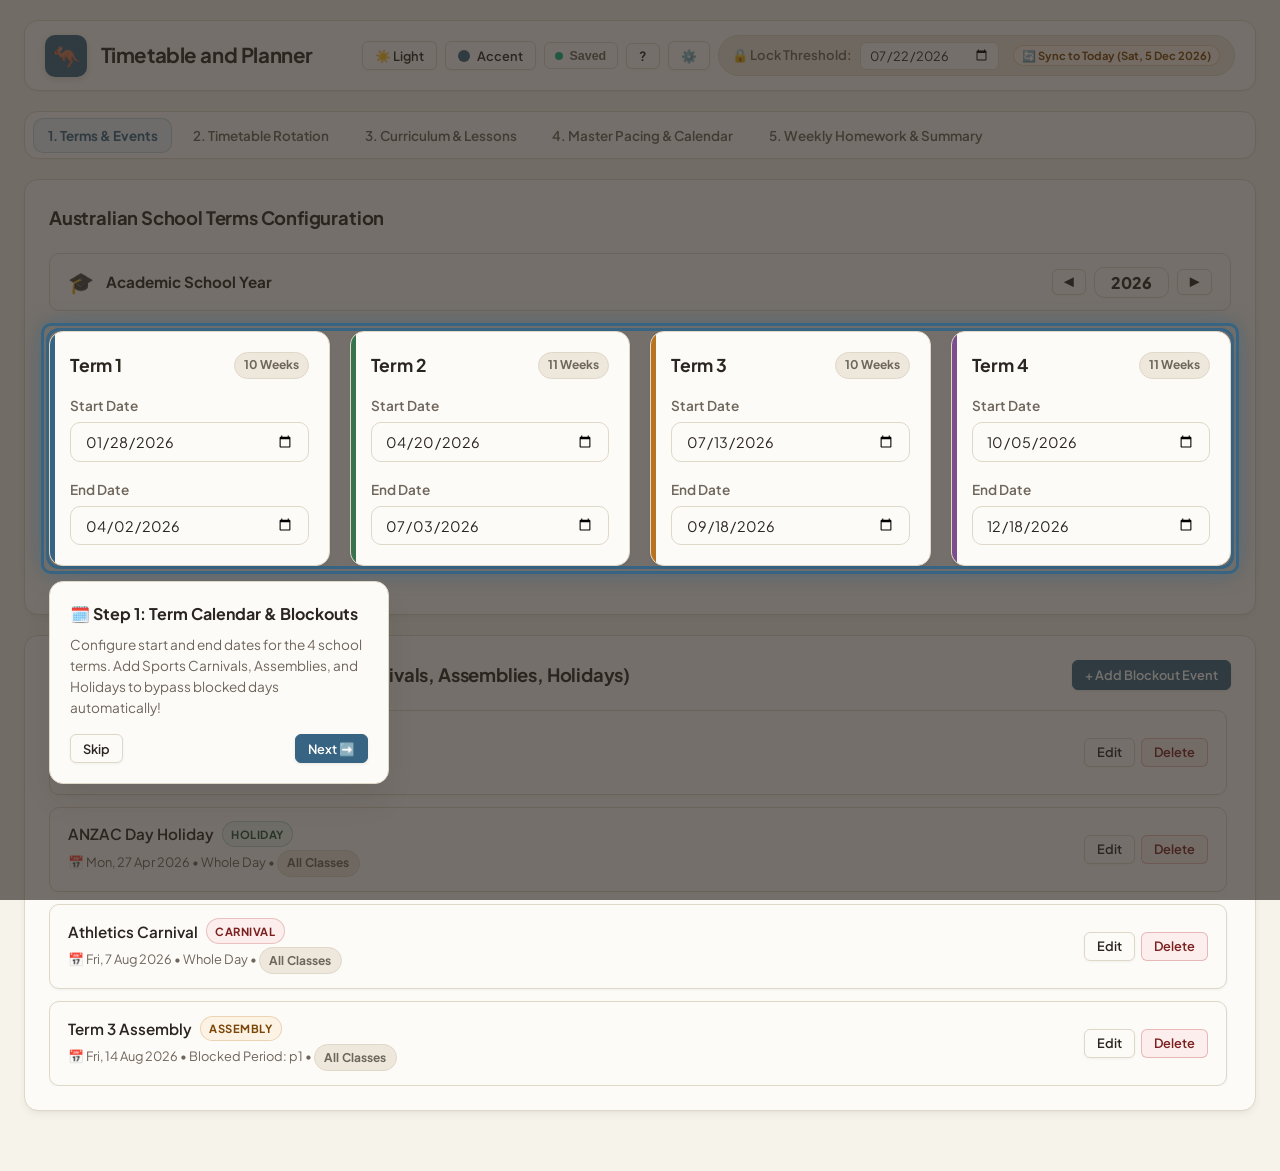
<file: index.html>
<!DOCTYPE html>
<html lang="en">
<head>
  <meta charset="UTF-8">
  <meta name="viewport" content="width=device-width, initial-scale=1.0">
  <title>Timetable and Planner</title>
  <meta name="description" content="Interactive annual lesson planner, X-week rotating timetabler, and pacing conflict resolver for teachers.">
  
  <link rel="stylesheet" href="css/main.css?v=5.1">
  <link rel="stylesheet" href="css/calendar.css?v=5.1">
  <link rel="stylesheet" href="css/timetable.css?v=5.1">
  <link rel="stylesheet" href="css/planner.css?v=5.1">
  <script>
    (function() {
      try {
        const params = new URLSearchParams(window.location.search);
        const targetTheme = params.get('theme');
        const targetAccent = params.get('accent');
        if (targetTheme) {
          document.documentElement.setAttribute('data-theme', targetTheme);
        }
        if (targetAccent) {
          document.documentElement.setAttribute('data-accent', targetAccent);
        }
        if (params.get('notour') || params.get('modal') || params.get('popover')) {
          try {
            const raw = localStorage.getItem('aus_teacher_timetabler_state_v3');
            if (raw) {
              let data = JSON.parse(raw);
              data.tutorialCompleted = true;
              localStorage.setItem('aus_teacher_timetabler_state_v3', JSON.stringify(data));
            }
          } catch(e) {}
        }
      } catch(e) {}
    })();
  </script>
</head>
<body>
  <!-- Dedicated Multi-Week Print Container (Only visible during print) -->
  <div id="print-multiweek-container" class="print-only"></div>

  <div class="app-container">
    <!-- Top Header Bar -->
    <header class="app-header">
      <div class="brand">
        <div class="brand-icon">🦘</div>
        <div>
          <h1 class="brand-title">Timetable and Planner</h1>
        </div>
      </div>

      <div class="header-actions">
        <!-- Light / Dark Theme Mode Toggle -->
        <button type="button" class="btn btn-secondary btn-sm" id="btn-toggle-theme" title="Toggle between Dark and Light visual mode">🌙 Dark</button>

        <!-- Quick Accent Color Picker -->
        <div class="header-accent-wrapper">
          <button type="button" class="btn btn-secondary btn-sm" id="btn-header-accent" title="Select UI Accent Theme Color">
            <span class="accent-current-dot" style="width: 12px; height: 12px; border-radius: 50%; background: var(--primary); display: inline-block;"></span>
            <span>Accent</span>
          </button>
          <div id="header-accent-popover" class="accent-popover hidden">
            <div class="accent-popover-title">Accent Theme</div>
            <div class="accent-swatches-grid">
              <button type="button" class="accent-swatch-btn" data-accent="blue" style="background:#366482;" title="River Slate & Denim (Blue)"></button>
              <button type="button" class="accent-swatch-btn" data-accent="orange" style="background:#c05638;" title="Terracotta & Rust Clay (Orange)"></button>
              <button type="button" class="accent-swatch-btn" data-accent="green" style="background:#38734e;" title="Sage & Forest (Green)"></button>
              <button type="button" class="accent-swatch-btn" data-accent="pink" style="background:#b84e72;" title="Dusty Rose & Blush (Pink)"></button>
              <button type="button" class="accent-swatch-btn" data-accent="yellow" style="background:#b87320;" title="Honey Amber & Ochre (Yellow)"></button>
              <button type="button" class="accent-swatch-btn" data-accent="red" style="background:#b83a3a;" title="Crimson Brick (Red)"></button>
              <button type="button" class="accent-swatch-btn" data-accent="purple" style="background:#7d4e8d;" title="Warm Plum & Violet (Purple)"></button>
            </div>
          </div>
        </div>

        <!-- Persistent Storage Indicator Chip -->
        <button type="button" class="storage-status-chip" id="btn-storage-status-indicator" title="Local persistent storage active (Click for details)">
          <span class="storage-dot" id="storage-status-dot"></span>
          <span id="storage-status-label">Saved</span>
        </button>

        <!-- Help & FAQ Button -->
        <button type="button" class="btn btn-secondary btn-sm" id="btn-open-help-modal" title="Help & Documentation (?)" aria-label="Help" style="font-weight: 700; min-width: 34px; padding: 0.25rem 0.5rem; text-align: center;">?</button>

        <!-- Settings Cog Button -->
        <button type="button" class="btn btn-secondary btn-sm" id="btn-open-settings-modal" title="Settings & Data Management" aria-label="Settings">⚙️</button>

        <!-- Current Date Lock Boundary -->
        <div class="current-date-badge" title="Edits and reschedules only modify lessons after this date. Past lessons remain locked.">
          <span>🔒 Lock Threshold:</span>
          <input type="date" id="current-date-input" class="form-control" style="width: auto; padding: 0.25rem 0.5rem; font-size: 0.8rem; background: var(--bg-surface); color: inherit; border: 1px solid var(--border-color);">
          <span id="lock-sync-status-container"></span>
        </div>
      </div>
    </header>

    <!-- App Navigation Tabs -->
    <nav class="app-nav">
      <button class="nav-btn active" data-view="terms">1. Terms & Events</button>
      <button class="nav-btn" data-view="timetable">2. Timetable Rotation</button>
      <button class="nav-btn" data-view="lessons">3. Curriculum & Lessons</button>
      <button class="nav-btn" data-view="master">4. Master Pacing & Calendar</button>
      <button class="nav-btn" data-view="homework">5. Weekly Homework & Summary</button>
    </nav>

    <!-- VIEW 1: Terms & Events -->
    <main id="view-terms" class="view-panel active">
      <div class="card">
        <div class="card-header">
          <div class="card-title">
            <span>Australian School Terms Configuration</span>
          </div>
        </div>

        <!-- Academic School Year Selector Container -->
        <div id="academic-year-container" style="margin-bottom: 1.25rem;"></div>

        <div id="term-cards-container" class="term-cards-grid">
          <!-- Rendered dynamically -->
        </div>
      </div>

      <div class="card">
        <div class="card-header">
          <div class="card-title">
            <span>Calendar Blockout Events (Sports Carnivals, Assemblies, Holidays)</span>
          </div>
          <button class="btn btn-primary btn-sm" id="btn-open-event-modal">+ Add Blockout Event</button>
        </div>
        <div id="event-list-container" class="event-list">
          <!-- Rendered dynamically -->
        </div>
      </div>
    </main>

    <!-- VIEW 2: Timetable Rotation Grid -->
    <main id="view-timetable" class="view-panel">
      <div class="card">
        <div class="card-header">
          <div class="card-title">
            <span>Rotating Timetable Builder</span>
          </div>
          <div style="display:flex; align-items:center; gap:0.75rem; flex-wrap:wrap;">
            <label class="form-label" style="margin:0;">Rotation Cycle:</label>
            <select id="timetable-cycle-select" class="form-control" style="width: auto; padding:0.35rem 0.75rem;">
              <option value="1">1-Week Timetable</option>
              <option value="2" selected>2-Week Timetable (Week A / Week B)</option>
              <option value="3">3-Week Timetable (Week A / B / C)</option>
              <option value="4">4-Week Timetable (Week A / B / C / D)</option>
            </select>
            <!-- Requirement 2: Configure Periods Button -->
            <button class="btn btn-secondary btn-sm" id="btn-open-period-config">Periods & Times</button>
            <!-- Print A4 Timetable Button in View 2 -->
            <button class="btn btn-secondary btn-sm" id="btn-print-timetable" title="Print clean landscape A4 timetable">Print A4 Timetable</button>
          </div>
        </div>

        <div class="timetable-controls">
          <div id="timetable-week-tabs" class="week-selector-tabs">
            <!-- Week A / Week B tabs rendered dynamically -->
          </div>
        </div>

        <div id="timetable-grid-container" class="timetable-grid-wrapper">
          <!-- Rendered dynamically -->
        </div>
      </div>
    </main>

    <!-- VIEW 3: Curriculum & Lesson Manager -->
    <main id="view-lessons" class="view-panel">
      <div class="card">
        <div class="planner-layout">
          <!-- Sidebar Class List -->
          <div>
            <div class="card-title" style="margin-bottom:1rem;">Classes</div>
            <div id="lesson-class-selector" class="class-selector-list">
              <!-- Rendered dynamically -->
            </div>
            <button type="button" class="btn btn-secondary btn-xs" id="btn-open-link-classes" style="margin-top:0.5rem; width:100%; font-weight:700;" title="Link parallel classes to auto-sync homework">Manage Class Links</button>
            <div style="display:flex; gap:0.4rem; margin-top:0.4rem;">
              <button type="button" class="btn btn-secondary btn-xs" id="btn-export-class-curriculum" style="flex:1; font-weight:700;" title="Export this class's curriculum or individual units">📤 Export</button>
              <button type="button" class="btn btn-secondary btn-xs" id="btn-import-class-curriculum" style="flex:1; font-weight:700;" title="Import curriculum or units from a file or another academic year">📥 Import</button>
            </div>
          </div>

          <!-- Main Lesson List -->
          <div>
            <div class="card-header" style="margin-bottom:0.75rem;">
              <div class="card-title">
                <span>Ordered Lesson Sequence</span>
              </div>
              <div style="display:flex; gap:0.5rem; flex-wrap:wrap;">
                <button class="btn btn-secondary btn-sm" id="btn-sync-linked-curriculum" title="Sync all curriculum and homework tasks to linked class(es)">🔄 Sync Linked Curriculum</button>
                <button class="btn btn-warning btn-sm" id="btn-insert-float-lesson" title="Insert a free Float lesson into sequence">🎈 + Insert Float Lesson</button>
                <button class="btn btn-secondary btn-sm" id="btn-toggle-collapse-all-topics" title="Collapse or Expand all topic groups">Toggle Collapse All</button>
                <button class="btn btn-primary btn-sm" id="btn-open-lesson-modal">+ Add Lesson Plan</button>
              </div>
            </div>
            <div id="lesson-list-container" class="lesson-list">
              <!-- Rendered dynamically -->
            </div>
          </div>
        </div>
      </div>
    </main>

    <!-- VIEW 4: Requirement 7 - Master Pacing Calendar Matrix View -->
    <main id="view-master" class="view-panel">
      <div class="card">
        <div class="card-header">
          <div class="card-title">
            <span>Annual Master Pacing Calendar Matrix</span>
          </div>
        </div>

        <!-- Quick Switch Nav Bar (Class Filter, Term Switch, Week Switch) -->
        <div id="master-calendar-nav-bar"></div>

        <!-- Conflict Banner -->
        <div id="master-conflict-container"></div>

        <!-- Calendar Grid Container -->
        <div id="master-calendar-grid-container" class="master-calendar-wrapper">
          <!-- Rendered dynamically -->
        </div>
      </div>
    </main>

    <!-- VIEW 5: Weekly Homework & Classwork Summary View -->
    <main id="view-homework" class="view-panel">
      <div class="card">
        <div class="card-header" style="flex-wrap:wrap; gap:1rem;">
          <div class="card-title">
            <span>Weekly Classwork & Homework Tracker</span>
          </div>
          <div style="display:flex; gap:0.75rem; flex-wrap:wrap; align-items:center;">
            <button class="btn btn-secondary btn-sm" id="btn-homework-sync-week" title="Sync all homework for this week to linked parallel class(es)">🔄 Sync Week</button>
            <button class="btn btn-primary btn-sm" id="btn-open-whiteboard-modal">🖥️ Whiteboard Display Mode</button>
          </div>
        </div>

        <!-- Homework Controls: Class Selector, Term & Week Selector -->
        <div id="homework-nav-bar" class="homework-nav-bar">
          <!-- Class selector buttons rendered dynamically -->
          <div id="homework-class-selector" style="display:flex; gap:0.5rem; flex-wrap:wrap; align-items:center;"></div>
          <!-- Term & Week selector controls -->
          <div style="display:flex; gap:0.75rem; align-items:center; flex-wrap:wrap;">
            <label class="form-label" style="margin:0; font-size:0.85rem;">Select Week:</label>
            <select id="homework-term-select" class="form-control" style="width:auto; padding:0.35rem 0.6rem; font-size:0.85rem;"></select>
            <select id="homework-week-select" class="form-control" style="width:auto; padding:0.35rem 0.6rem; font-size:0.85rem;"></select>
            <div style="display:flex; gap:0.25rem;">
              <button class="btn btn-secondary btn-xs" id="btn-homework-prev-week" title="Previous Week">◀ Prev</button>
              <button class="btn btn-secondary btn-xs" id="btn-homework-next-week" title="Next Week">Next ▶</button>
            </div>
          </div>
        </div>

        <!-- Homework Content Grid -->
        <div id="homework-main-content">
          <!-- Rendered dynamically -->
        </div>
      </div>
    </main>

  </div>

  <!-- MODALS -->

  <!-- Modal: Period Customization & Native HTML Time Inputs (Req 2) -->
  <div id="modal-period-backdrop" class="modal-backdrop">
    <div class="modal" style="max-width: 780px; width: 100%;">
      <div class="modal-header">
        <div class="modal-title">⚙️ Period Configuration & Time Settings</div>
        <button class="modal-close">&times;</button>
      </div>
      <div style="display:flex; justify-content:space-between; align-items:center; flex-wrap:wrap; gap:0.6rem; margin-bottom:1.25rem; background:var(--bg-subtle); border:1px solid var(--border-color); padding:0.85rem; border-radius:var(--radius-md);">
        <div>
          <strong>Time Display Format</strong>
          <div style="font-size:0.8rem; color:var(--text-muted);">Toggle 12-hour (AM/PM) or 24-hour time</div>
        </div>
        <select id="time-format-select" class="form-control" style="width: auto;">
          <option value="12h">12-Hour (e.g. 9:00 AM - 10:00 AM)</option>
          <option value="24h">24-Hour (e.g. 09:00 - 10:00)</option>
        </select>
      </div>

      <div style="display:flex; justify-content:space-between; align-items:center; flex-wrap:wrap; gap:0.6rem; margin-bottom:0.75rem;">
        <h4 style="font-size:0.95rem; font-weight:700;">Daily Period Sequence & Breaks</h4>
        <div style="display:flex; gap:0.5rem; flex-wrap:wrap;">
          <button class="btn btn-secondary btn-sm" id="btn-add-new-period">+ Add Period</button>
          <button class="btn btn-secondary btn-sm" id="btn-add-new-break">+ Add Break (Recess/Lunch)</button>
        </div>
      </div>

      <div id="period-config-container" style="max-height:340px; overflow-y:auto;">
        <!-- Rendered dynamically -->
      </div>

      <div style="display:flex; justify-content:flex-end; margin-top:1.5rem;">
        <button class="btn btn-primary modal-close">Done</button>
      </div>
    </div>
  </div>

  <!-- Modal: Add Event -->
  <div id="modal-event-backdrop" class="modal-backdrop">
    <div class="modal">
      <div class="modal-header">
        <div class="modal-title" id="event-modal-title">Add Blockout Event</div>
        <button class="modal-close">&times;</button>
      </div>
      <form id="form-add-event">
        <input type="hidden" id="event-edit-id" value="">
        <div class="form-group">
          <label class="form-label">Event Title</label>
          <input type="text" id="event-title" class="form-control" placeholder="e.g. Athletics Carnival, Year Assembly" required>
        </div>
        <div class="grid-2">
          <div class="form-group">
            <label class="form-label">Start Date</label>
            <input type="date" id="event-date" class="form-control" required>
          </div>
          <div class="form-group">
            <label class="form-label">End Date <span style="font-size:0.75rem; color:var(--text-muted); font-weight:normal;">(For multi-day events)</span></label>
            <input type="date" id="event-end-date" class="form-control" placeholder="Optional (same day if blank)">
          </div>
        </div>
        <div class="form-group">
          <label class="form-label">Event Type</label>
          <select id="event-type" class="form-control">
            <option value="carnival">Sports Carnival</option>
            <option value="assembly">School Assembly</option>
            <option value="holiday">Public Holiday</option>
            <option value="excursion">Excursion / Camp</option>
            <option value="other">Other</option>
          </select>
        </div>
        <div class="form-group" id="event-classes-group">
          <label class="form-label">Affected Classes <span style="font-size:0.75rem; color:var(--text-muted); font-weight:normal;">(Select one, multiple, or all)</span></label>
          <div id="event-classes-checklist" style="max-height:140px; overflow-y:auto; padding:0.6rem 0.85rem; border:1px solid var(--border-color); border-radius:var(--radius-sm); background:var(--bg-surface); display:flex; flex-direction:column; gap:0.45rem;">
            <!-- Rendered dynamically -->
          </div>
        </div>
        <div class="form-group" id="event-scope-group">
          <label class="form-label">Scope</label>
          <div style="display:flex; flex-direction:column; gap:0.4rem;">
            <label id="event-block-allday-label" style="display:flex; align-items:center; gap:0.5rem; cursor:pointer;">
              <input type="checkbox" id="event-block-allday" checked>
              <span>Block Entire School Day(s)</span>
            </label>
            <div id="event-multiday-notice" style="display:none; font-size:0.8rem; color:var(--primary); font-weight:600; background:var(--bg-subtle); padding:0.45rem 0.75rem; border-radius:var(--radius-sm); border:1px solid var(--border-color);">
              ℹ️ Multi-day events span all days in the date range. If whole day is checked, all periods are blocked.
            </div>
          </div>
        </div>
        <div class="form-group" id="event-period-group">
          <label class="form-label">Specific Blocked Period (if not whole day)</label>
          <select id="event-period-select" class="form-control">
            <option value="p1">Period 1</option>
            <option value="p2">Period 2</option>
            <option value="p3">Period 3</option>
            <option value="p4">Period 4</option>
            <option value="p5">Period 5</option>
          </select>
        </div>
        <div style="display:flex; justify-content:flex-end; gap:0.75rem; margin-top:1.5rem;">
          <button type="button" class="btn btn-secondary modal-close">Cancel</button>
          <button type="submit" class="btn btn-primary" id="btn-submit-event">Save Event</button>
        </div>
      </form>
    </div>
  </div>

  <!-- Modal: Assign Slot Class with Color & Room Details + Delete Slot Button (Req 3 & 4) -->
  <div id="modal-slot-backdrop" class="modal-backdrop">
    <div class="modal">
      <div class="modal-header">
        <div class="modal-title" id="slot-modal-title">Assign Class Slot</div>
        <button class="modal-close">&times;</button>
      </div>
      <form id="form-assign-slot">
        <div class="form-group">
          <label class="form-label">Class Name (Type to search existing or create new)</label>
          <input type="text" id="slot-class-input" class="form-control" list="class-autocomplete-list" placeholder="e.g. Year 9 Maths, 10 Science" autocomplete="off">
          <datalist id="class-autocomplete-list">
            <!-- Dynamic Autocomplete Options -->
          </datalist>
        </div>
        <div class="grid-2">
          <div class="form-group">
            <label class="form-label">Class Details / Room (Optional subtitle)</label>
            <input type="text" id="slot-class-details-input" class="form-control" placeholder="e.g. Room 201, Lab A">
          </div>
          <div class="form-group">
            <label class="form-label">Class Color Theme</label>
            <input type="color" id="slot-class-color-input" class="form-control" value="#3b82f6" style="height:42px;">
          </div>
        </div>
        <div style="display:flex; justify-content:space-between; align-items:center; flex-wrap:wrap; gap:0.75rem; margin-top:1.5rem;">
          <!-- Requirement 3: Dedicated Clear/Delete Slot Button -->
          <button type="button" class="btn btn-danger" id="btn-clear-slot">🗑️ Clear / Delete Slot</button>
          <div style="display:flex; gap:0.75rem; flex-wrap:wrap;">
            <button type="button" class="btn btn-secondary modal-close">Cancel</button>
            <button type="submit" class="btn btn-primary">Save Slot</button>
          </div>
        </div>
      </form>
    </div>
  </div>

  <!-- Modal: Add / Edit Lesson Plan -->
  <div id="modal-lesson-backdrop" class="modal-backdrop">
    <div class="modal">
      <div class="modal-header">
        <div class="modal-title" id="lesson-modal-title">Add Lesson Plan</div>
        <button class="modal-close">&times;</button>
      </div>
      <form id="form-add-lesson">
        <input type="hidden" id="lesson-id-input">
        <div class="form-group">
          <label class="form-label">Lesson Title</label>
          <input type="text" id="lesson-title-input" class="form-control" placeholder="e.g. Introduction to Trigonometry OR 6G, 6H, 6I" required>
          <div style="font-size:0.75rem; color:var(--primary); font-weight:600; margin-top:0.25rem;">💡 Tip: Enter comma-separated titles (e.g. 6G, 6H, 6I) to add multiple lessons in sequence.</div>
        </div>
        <div class="form-group">
          <label class="form-label">Unit of Work / Topic</label>
          <input type="text" id="lesson-unit-input" class="form-control" list="unit-autocomplete-list" placeholder="e.g. Unit 3: Trigonometry" autocomplete="off">
          <datalist id="unit-autocomplete-list">
            <!-- Dynamic Autocomplete Units -->
          </datalist>
        </div>
        <div class="form-group" style="display:flex; flex-direction:column; gap:0.5rem; margin-top:0.75rem;">
          <label><input type="checkbox" id="lesson-float-check"> 🎈 Tag as "Float" (Free / Buffer Lesson - Pruned FIRST during conflicts)</label>
          <label><input type="checkbox" id="lesson-revision-check"> ⭐ Tag as "Revision" Lesson (Pruned SECOND during conflicts)</label>
          <label><input type="checkbox" id="lesson-test-check"> 🎯 Tag as "Assessment / Test Milestone"</label>
          <label><input type="checkbox" id="lesson-pin-check"> 📌 Pin to Calendar Date & Period Slot</label>
        </div>
        <div class="form-group classwork-section-container" id="lesson-test-slot-group" style="display: none;">
          <label class="form-label" style="color: var(--primary); font-weight: 700;">🎯 Assessment / Pin Slot</label>
          <div style="display:grid; grid-template-columns: 1fr 1fr 2fr; gap:0.5rem; align-items:end;">
            <div>
              <label class="form-label" style="font-size:0.75rem; margin-bottom:0.25rem;">Term</label>
              <select id="lesson-test-term-select" class="form-control" style="font-size:0.82rem; padding:0.35rem 0.5rem;"></select>
            </div>
            <div>
              <label class="form-label" style="font-size:0.75rem; margin-bottom:0.25rem;">Week</label>
              <select id="lesson-test-week-select" class="form-control" style="font-size:0.82rem; padding:0.35rem 0.5rem;"></select>
            </div>
            <div>
              <label class="form-label" style="font-size:0.75rem; margin-bottom:0.25rem;">Period Slot</label>
              <select id="lesson-test-slot-select" class="form-control" style="font-size:0.82rem; padding:0.35rem 0.5rem;"></select>
            </div>
          </div>
        </div>

        <div class="form-group classwork-section-container" style="margin-top:1.25rem;">
          <div style="display:flex; justify-content:space-between; align-items:center; margin-bottom:0.6rem;">
            <label class="form-label" style="margin:0; font-weight:700; color:var(--primary);">📚 Classwork & Homework Tasks (3 Fields)</label>
            <button type="button" class="btn btn-secondary btn-xs" id="btn-add-classwork-row">+ Add Item</button>
          </div>
          <div style="font-size:0.75rem; color:var(--text-muted); margin-bottom:0.6rem;">
            Specify task type (Notes, Textbook, Worksheets), details (e.g. 7A, 7B Q1-5), and optional materials link.
          </div>
          <div id="classwork-inputs-container" style="display:flex; flex-direction:column; gap:0.5rem;">
            <!-- Rendered dynamically -->
          </div>
          <datalist id="classwork-type-suggestions">
            <option value="Notes">
            <option value="Textbook">
            <option value="Worksheets">
            <option value="Handout">
            <option value="Practice Quiz">
            <option value="Online Resource">
          </datalist>
        </div>

        <div class="form-group" style="margin-top:1.25rem;">
          <label class="form-label">Lesson Content & Teaching Notes</label>
          <div class="rich-toolbar">
            <button type="button" class="rt-btn" data-cmd="bold" title="Bold Text"><b>B</b></button>
            <button type="button" class="rt-btn" data-cmd="italic" title="Italic Text"><i>I</i></button>
            <button type="button" class="rt-btn" data-cmd="list" title="Bullet Points">• Bullet List</button>
            <button type="button" class="rt-btn" data-cmd="highlight" title="Yellow Highlight">🟡 Highlight</button>
            <button type="button" class="rt-btn" data-cmd="template" title="Insert Lesson Structure Template">📋 Template</button>
          </div>
          <textarea id="lesson-content-input" class="form-control" rows="4" placeholder="Enter learning goals, activity outlines, dot points, links, or assessment details..."></textarea>
        </div>

        <div id="lesson-sync-linked-group" style="display:none; margin-top:1rem; padding:0.65rem 0.85rem; border-radius:var(--radius-md); align-items:center; justify-content:space-between; flex-wrap:wrap; gap:0.5rem;">
          <div id="lesson-sync-linked-label" style="font-size:0.85rem; font-weight:700; color:var(--primary);">
            🔗 Linked Parallel Class
          </div>
          <button type="button" class="btn btn-secondary btn-sm" id="btn-sync-lesson-now" style="font-weight:700;">
            🔄 Sync Lesson to Linked Class(es)
          </button>
        </div>

        <div style="display:flex; justify-content:flex-end; gap:0.75rem; margin-top:1.5rem;">
          <button type="button" class="btn btn-secondary modal-close">Cancel</button>
          <button type="submit" class="btn btn-primary" id="btn-save-lesson">Save Lesson</button>
        </div>
      </form>
    </div>
  </div>

  <!-- Modal: Link Parallel Classes -->
  <div id="modal-link-classes-backdrop" class="modal-backdrop">
    <div class="modal" style="max-width: 520px;">
      <div class="modal-header">
        <div class="modal-title" style="display:flex; align-items:center; gap:0.5rem; color:var(--primary);">
          <span>🔗</span>
          <span>Link Parallel Classes</span>
        </div>
        <button class="modal-close">&times;</button>
      </div>
      <div style="padding: 0.5rem 0;">
        <p style="font-size:0.85rem; color:var(--text-muted); margin-bottom:1rem;">
          Link classes taking the same curriculum (e.g. <strong>7MAE1 🔗 7MAE2</strong>). When homework or lessons are updated in one class, they will automatically sync to linked classes (while preserving each class's timetable dates).
        </p>
        <div id="link-classes-body" style="display:flex; flex-direction:column; gap:0.75rem;">
          <!-- Rendered dynamically -->
        </div>
      </div>
      <div style="display:flex; justify-content:flex-end; gap:0.5rem; margin-top:1.25rem;">
        <button type="button" class="btn btn-secondary modal-close">Done</button>
      </div>
    </div>
  </div>

  <!-- Modal: Sync Curriculum Options -->
  <div id="modal-sync-options-backdrop" class="modal-backdrop">
    <div class="modal" style="max-width: 500px;">
      <div class="modal-header">
        <div class="modal-title" style="display:flex; align-items:center; gap:0.5rem; color:var(--primary);">
          <span>🔄</span>
          <span>Sync Linked Curriculum Options</span>
        </div>
        <button class="modal-close">&times;</button>
      </div>
      <div style="padding: 0.5rem 0;">
        <p id="sync-modal-subtitle" style="font-size:0.85rem; color:var(--text-muted); margin-bottom:1rem;">
          Select items and date scope to sync to linked parallel class(es).
        </p>

        <div style="font-weight:700; font-size:0.85rem; color:var(--text-main); margin-bottom:0.5rem;">Select Content to Sync:</div>
        <div style="display:flex; flex-direction:column; gap:0.5rem; margin-bottom:1.25rem;">
          <label style="display:flex; align-items:center; gap:0.5rem; font-size:0.85rem; font-weight:700; cursor:pointer;">
            <input type="checkbox" id="sync-opt-classwork" checked>
            <span>📄 Homework & Classwork Tasks</span>
          </label>
          <label style="display:flex; align-items:center; gap:0.5rem; font-size:0.85rem; font-weight:700; cursor:pointer;">
            <input type="checkbox" id="sync-opt-titles" checked>
            <span>📖 Lesson Titles & Units</span>
          </label>
          <label style="display:flex; align-items:center; gap:0.5rem; font-size:0.85rem; font-weight:700; cursor:pointer;">
            <input type="checkbox" id="sync-opt-content" checked>
            <span>📝 Teaching Notes & Content</span>
          </label>
        </div>

        <div style="font-weight:700; font-size:0.85rem; color:var(--text-main); margin-bottom:0.5rem;">Select Lesson Range:</div>
        <div style="display:flex; flex-direction:column; gap:0.5rem;">
          <label style="display:flex; align-items:center; gap:0.5rem; font-size:0.85rem; cursor:pointer;">
            <input type="radio" name="sync-scope" value="all" checked>
            <span>All Lessons (Full Curriculum)</span>
          </label>
          <label style="display:flex; align-items:center; gap:0.5rem; font-size:0.85rem; cursor:pointer;">
            <input type="radio" name="sync-scope" value="future">
            <span>Only Lessons After Lock Threshold (Future Schedule)</span>
          </label>
        </div>
      </div>
      <div style="display:flex; justify-content:flex-end; gap:0.5rem; margin-top:1.5rem;">
        <button type="button" class="btn btn-secondary modal-close">Cancel</button>
        <button type="button" class="btn btn-primary" id="btn-execute-sync-options">🔄 Start Sync</button>
      </div>
    </div>
  </div>

  <!-- Modal: Export / Import Class Curriculum & Units -->
  <div id="modal-curriculum-transfer-backdrop" class="modal-backdrop">
    <div class="modal" style="max-width: 620px; width: 95%;">
      <div class="modal-header">
        <div class="modal-title" style="display:flex; align-items:center; gap:0.5rem; color:var(--primary);">
          <span>📦</span>
          <span id="curriculum-transfer-modal-title">Export & Import Curriculum / Units</span>
        </div>
        <button class="modal-close">&times;</button>
      </div>

      <!-- Mode Switch Tabs -->
      <div style="display:flex; gap:0.5rem; border-bottom:1px solid var(--border-color); padding-bottom:0.75rem; margin-bottom:1rem;">
        <button type="button" class="btn btn-primary btn-sm" id="tab-curriculum-export" style="flex:1;">📤 Export Curriculum / Units</button>
        <button type="button" class="btn btn-secondary btn-sm" id="tab-curriculum-import" style="flex:1;">📥 Import / Transfer Across Years</button>
      </div>

      <!-- PANEL 1: EXPORT -->
      <div id="panel-curriculum-export">
        <div class="form-group">
          <label class="form-label">Source Class to Export</label>
          <select id="export-curriculum-class-select" class="form-control"></select>
        </div>

        <div class="form-group" style="margin-top:0.85rem;">
          <div style="display:flex; justify-content:space-between; align-items:center; margin-bottom:0.4rem;">
            <label class="form-label" style="margin:0;">Select Units to Export</label>
            <div style="display:flex; gap:0.4rem;">
              <button type="button" class="btn btn-secondary btn-xs" id="btn-export-select-all-units">Select All</button>
              <button type="button" class="btn btn-secondary btn-xs" id="btn-export-deselect-all-units">Deselect All</button>
            </div>
          </div>
          <div id="export-units-checklist" style="max-height:210px; overflow-y:auto; border:1px solid var(--border-color); border-radius:var(--radius-md); padding:0.5rem; background:var(--bg-subtle); display:flex; flex-direction:column; gap:0.35rem;">
            <!-- Rendered dynamically -->
          </div>
        </div>

        <div class="form-group" style="margin-top:0.85rem;">
          <label class="form-label">Include Lesson Details</label>
          <div style="display:flex; flex-direction:column; gap:0.4rem; background:var(--bg-subtle); padding:0.65rem 0.85rem; border-radius:var(--radius-md); border:1px solid var(--border-color);">
            <label style="display:flex; align-items:center; gap:0.5rem; font-size:0.84rem; cursor:pointer; margin:0;">
              <input type="checkbox" id="export-opt-classwork" checked>
              <span>📚 Homework & Classwork Tasks (Types, Questions & Material Links)</span>
            </label>
            <label style="display:flex; align-items:center; gap:0.5rem; font-size:0.84rem; cursor:pointer; margin:0;">
              <input type="checkbox" id="export-opt-content" checked>
              <span>📝 Detailed Teaching Notes & Lesson Content</span>
            </label>
            <label style="display:flex; align-items:center; gap:0.5rem; font-size:0.84rem; cursor:pointer; margin:0;">
              <input type="checkbox" id="export-opt-tags" checked>
              <span>🏷️ Lesson Tags (Float, Revision & Assessment Milestone Flags)</span>
            </label>
            <label style="display:flex; align-items:center; gap:0.5rem; font-size:0.84rem; cursor:pointer; margin:0;">
              <input type="checkbox" id="export-opt-dates">
              <span>📌 Preserve Pinned / Assessment Calendar Dates (Leave unchecked when transferring to a new year)</span>
            </label>
          </div>
        </div>

        <div style="display:flex; justify-content:flex-end; gap:0.5rem; margin-top:1.25rem;">
          <button type="button" class="btn btn-secondary modal-close">Cancel</button>
          <button type="button" class="btn btn-primary" id="btn-execute-curriculum-export">📤 Download Curriculum JSON</button>
        </div>
      </div>

      <!-- PANEL 2: IMPORT / TRANSFER -->
      <div id="panel-curriculum-import" style="display:none;">
        <div class="form-group">
          <label class="form-label">Import Source</label>
          <div style="display:flex; gap:0.5rem; flex-wrap:wrap;">
            <label style="flex:1; display:flex; align-items:center; gap:0.45rem; padding:0.55rem 0.75rem; border:1px solid var(--border-color); border-radius:var(--radius-md); background:var(--bg-subtle); cursor:pointer; font-size:0.84rem; font-weight:600;">
              <input type="radio" name="import-curriculum-source-type" value="file" checked>
              <span>💻 Upload JSON File (Another Device / Backup)</span>
            </label>
            <label style="flex:1; display:flex; align-items:center; gap:0.45rem; padding:0.55rem 0.75rem; border:1px solid var(--border-color); border-radius:var(--radius-md); background:var(--bg-subtle); cursor:pointer; font-size:0.84rem; font-weight:600;">
              <input type="radio" name="import-curriculum-source-type" value="year">
              <span>📅 Transfer from Academic Year</span>
            </label>
          </div>
        </div>

        <!-- File Upload Box -->
        <div id="import-source-file-box" class="form-group" style="margin-top:0.75rem;">
          <label class="form-label">Select Curriculum or Full Backup JSON File</label>
          <input type="file" id="input-import-curriculum-file" accept=".json,application/json" class="form-control" style="padding:0.45rem;">
        </div>

        <!-- Academic Year / Class Box -->
        <div id="import-source-year-box" class="form-group" style="display:none; margin-top:0.75rem;">
          <div style="display:grid; grid-template-columns:1fr 1fr; gap:0.6rem;">
            <div>
              <label class="form-label" style="font-size:0.8rem;">Source Academic Year</label>
              <select id="import-source-year-select" class="form-control"></select>
            </div>
            <div>
              <label class="form-label" style="font-size:0.8rem;">Source Class</label>
              <select id="import-source-year-class-select" class="form-control"></select>
            </div>
          </div>
        </div>

        <!-- Loaded Units Preview & Checklist -->
        <div id="import-units-preview-section" style="display:none; margin-top:0.85rem;">
          <div style="display:flex; justify-content:space-between; align-items:center; margin-bottom:0.4rem;">
            <label class="form-label" style="margin:0;" id="import-units-preview-label">Select Units to Import</label>
            <div style="display:flex; gap:0.4rem;">
              <button type="button" class="btn btn-secondary btn-xs" id="btn-import-select-all-units">Select All</button>
              <button type="button" class="btn btn-secondary btn-xs" id="btn-import-deselect-all-units">Deselect All</button>
            </div>
          </div>
          <div id="import-units-checklist" style="max-height:175px; overflow-y:auto; border:1px solid var(--border-color); border-radius:var(--radius-md); padding:0.5rem; background:var(--bg-subtle); display:flex; flex-direction:column; gap:0.35rem;">
            <!-- Rendered dynamically -->
          </div>
        </div>

        <!-- Destination Class & Mode -->
        <div class="form-group" style="margin-top:0.85rem;">
          <div style="display:grid; grid-template-columns:1fr 1fr; gap:0.6rem;">
            <div>
              <label class="form-label" style="font-size:0.8rem;">Destination Class (<span id="import-dest-year-label">Current Year</span>)</label>
              <select id="import-dest-class-select" class="form-control"></select>
            </div>
            <div id="import-new-class-name-wrap" style="display:none;">
              <label class="form-label" style="font-size:0.8rem;">New Class Name</label>
              <input type="text" id="import-new-class-name-input" class="form-control" placeholder="e.g. 11MGN6">
            </div>
            <div>
              <label class="form-label" style="font-size:0.8rem;">Import Mode</label>
              <select id="import-curriculum-mode-select" class="form-control">
                <option value="append">Append to Existing Lessons</option>
                <option value="replace_units">Replace Matching Unit(s) Only</option>
                <option value="replace_all">Replace Entire Class Curriculum</option>
              </select>
            </div>
          </div>
          <div style="margin-top:0.5rem;">
            <label style="display:flex; align-items:center; gap:0.5rem; font-size:0.82rem; cursor:pointer; margin:0; color:var(--text-muted);">
              <input type="checkbox" id="import-opt-clear-dates" checked>
              <span>Clear old pinned/test calendar dates on import (Recommended when transferring across years)</span>
            </label>
          </div>
        </div>

        <div style="display:flex; justify-content:flex-end; gap:0.5rem; margin-top:1.25rem;">
          <button type="button" class="btn btn-secondary modal-close">Cancel</button>
          <button type="button" class="btn btn-primary" id="btn-execute-curriculum-import">📥 Import Selected Units</button>
        </div>
      </div>
    </div>
  </div>

  <!-- Modal: View Lesson Details & Copy -->
  <div id="modal-view-lesson-backdrop" class="modal-backdrop">
    <div class="modal" style="max-width: 650px;">
      <div class="modal-header">
        <div class="modal-title" id="view-lesson-modal-title">📖 Lesson Plan Details</div>
        <button class="modal-close">&times;</button>
      </div>
      <div id="view-lesson-modal-body">
        <!-- Dynamic Lesson Content -->
      </div>
      <div style="display:flex; justify-content:space-between; align-items:center; flex-wrap:wrap; gap:0.5rem; margin-top:1.5rem;">
        <div style="display:flex; gap:0.5rem;">
          <button class="btn btn-primary" id="btn-copy-lesson-details">📋 Copy Details</button>
          <button class="btn btn-secondary" id="btn-viewer-edit-lesson" title="Edit Lesson">✏️</button>
          <button class="btn btn-secondary" id="btn-viewer-toggle-pin">📌 Pin / Unpin</button>
        </div>
        <button class="btn btn-secondary modal-close">Close</button>
      </div>
    </div>
  </div>

  <!-- Modal: Conflict Resolver -->
  <div id="modal-conflict-backdrop" class="modal-backdrop">
    <div class="modal">
      <div class="modal-header">
        <div class="modal-title">⚡ Interactive Pacing Conflict Resolver</div>
        <button class="modal-close">&times;</button>
      </div>
      <div id="conflict-modal-body">
        <!-- Rendered dynamically -->
      </div>
      <div style="display:flex; justify-content:flex-end; margin-top:1.5rem;">
        <button class="btn btn-secondary modal-close">Close</button>
      </div>
    </div>
  </div>

  <!-- Modal: Reset Data Warning & Backup Prompt -->
  <div id="modal-reset-warning-backdrop" class="modal-backdrop">
    <div class="modal" style="max-width: 540px;">
      <div class="modal-header" style="border-bottom-color: var(--danger);">
        <div class="modal-title" style="color: var(--danger); display:flex; align-items:center; gap:0.5rem;">
          <span style="font-size:1.4rem;">⚠️</span>
          <span>Reset All App Data?</span>
        </div>
        <button class="modal-close">&times;</button>
      </div>
      <div style="padding: 1rem 0;">
        <p style="font-size: 0.9rem; line-height: 1.5; color: var(--text-main); margin-bottom: 1rem;">
          Resetting will <strong>permanently erase</strong> all your custom classes, timetable rotations, curriculum lesson plans, blockout events, and term dates, restoring default sample data.
        </p>
        <div style="background: var(--primary-light); border: 1px solid var(--border-color); border-radius: var(--radius-md); padding: 0.85rem 1rem; color: var(--primary-text); font-size: 0.85rem; font-weight: 600; display:flex; align-items:center; gap:0.75rem;">
          <span style="font-size:1.5rem;">📥</span>
          <div>
            <strong>Save your work first!</strong><br>
            Download a JSON backup file so you can easily restore your setup anytime later.
          </div>
        </div>
      </div>
      <div style="display:flex; justify-content:space-between; align-items:center; gap:0.5rem; margin-top: 1rem; flex-wrap:wrap;">
        <button type="button" class="btn btn-secondary btn-sm" id="btn-reset-download-backup">📥 Download Backup First</button>
        <div style="display:flex; gap:0.5rem;">
          <button type="button" class="btn btn-secondary btn-sm modal-close">Cancel</button>
          <button type="button" class="btn btn-danger btn-sm" id="btn-confirm-reset-data">🚨 Confirm Reset</button>
        </div>
      </div>
    </div>
  </div>

  <!-- Modal: Whiteboard Presentation Mode Overlay (Req 3) -->
  <div id="modal-whiteboard-backdrop" class="modal-backdrop whiteboard-backdrop">
    <div class="modal whiteboard-modal">
      <div class="modal-header whiteboard-header">
        <div style="display:flex; align-items:center; gap:0.75rem;">
          <div>
            <div class="modal-title whiteboard-title" id="whiteboard-modal-title">Classwork & Homework — Whiteboard Display</div>
            <div id="whiteboard-modal-subtitle" class="whiteboard-subtitle">Student Projector View</div>
          </div>
        </div>
        <div style="display:flex; gap:0.75rem; align-items:center; flex-wrap:wrap;">
          <div style="display:flex; align-items:center; gap:0.25rem; background:var(--bg-subtle); padding:0.2rem 0.5rem; border-radius:8px; border:1px solid var(--border-color);">
            <span style="font-size:0.78rem; font-weight:700; color:var(--text-muted); margin-right:0.2rem;">Text Size:</span>
            <button type="button" class="btn btn-secondary btn-xs" id="btn-wb-zoom-out" title="Decrease font size">A-</button>
            <span id="wb-zoom-label" style="font-size:0.8rem; font-weight:700; padding:0 0.3rem; color:var(--primary);">100%</span>
            <button type="button" class="btn btn-secondary btn-xs" id="btn-wb-zoom-in" title="Increase font size">A+</button>
            <button type="button" class="btn btn-secondary btn-xs" id="btn-wb-zoom-auto" title="Auto-fit font size to fill screen height">Auto Fit</button>
          </div>
          <button type="button" class="btn btn-secondary btn-sm" id="btn-toggle-wb-grouping" title="Toggle between Category and Lesson view">Category</button>
          <button type="button" class="btn btn-secondary btn-sm" id="btn-toggle-wb-layout" title="Toggle between Bubbled Cards/Pills and Vertical List layout">Bubbles</button>
          <button type="button" class="btn btn-secondary btn-sm" id="btn-toggle-whiteboard-theme" title="Toggle Light/Dark Theme">🌙 Dark</button>
          <button type="button" class="btn btn-secondary btn-sm" id="btn-fullscreen-whiteboard" title="Toggle True Fullscreen Mode">Fullscreen</button>
          <button class="modal-close" style="font-size: 2.2rem; line-height: 1;">&times;</button>
        </div>
      </div>

      <!-- Whiteboard Lesson Progress Selector -->
      <div class="whiteboard-bar" id="whiteboard-progress-bar">
        <div style="display:flex; align-items:center; gap:0.75rem;">
          <span class="whiteboard-bar-title">Progress Filter (Lessons Taught):</span>
          <span id="whiteboard-progress-label" class="whiteboard-bar-label">All Lessons</span>
        </div>
        <div id="whiteboard-progress-buttons" style="display:flex; gap:0.5rem; flex-wrap:wrap; align-items:center;">
          <!-- Rendered dynamically -->
        </div>
        <button type="button" class="wb-bar-collapse-btn" id="btn-wb-collapse-bar" title="Hide Progress Filter" aria-label="Hide Progress Filter">
          <svg width="13" height="13" viewBox="0 0 24 24" fill="none" stroke="currentColor" stroke-width="2.5" stroke-linecap="round" stroke-linejoin="round"><polyline points="18 15 12 9 6 15"></polyline></svg>
        </button>
      </div>
      <div class="wb-bar-expand-wrapper hidden" id="wb-bar-expand-wrapper" style="display:none;">
        <button type="button" class="wb-bar-expand-btn" id="btn-wb-expand-bar" title="Show Progress Filter" aria-label="Show Progress Filter">
          <svg width="13" height="13" viewBox="0 0 24 24" fill="none" stroke="currentColor" stroke-width="2.5" stroke-linecap="round" stroke-linejoin="round"><polyline points="6 9 12 15 18 9"></polyline></svg>
        </button>
      </div>

      <!-- Whiteboard Presentation Body -->
      <div id="whiteboard-modal-body" class="whiteboard-body">
        <!-- Rendered dynamically -->
      </div>

      <div class="whiteboard-footer" id="whiteboard-footer">
        <!-- Class Timer & Break Pacer Dashboard -->
        <div class="wb-class-timer hidden" id="wb-class-timer">
          <!-- Left: Lesson Period & Overall Countdown Block -->
          <div class="wb-timer-left">
            <div class="wb-timer-meta">
              <span class="wb-timer-live-dot" id="wb-timer-live-dot" title="Live Synced to Device Clock"></span>
              <span class="wb-timer-lesson-tag" id="wb-timer-lesson-tag">Detecting Class...</span>
              <span class="wb-timer-clock-badge" id="wb-timer-clock-badge">--:--</span>
            </div>
            <div class="wb-timer-ends-row">
              <span class="wb-timer-ends-label">Class ends in:</span>
              <span class="wb-timer-ends-digits" id="wb-timer-ends-digits">--:--</span>
            </div>
          </div>

          <!-- Center: Prominent Progress Bar with Moving Floating Speech Bubble -->
          <div class="wb-timeline-area" id="wb-timeline-area">
            <!-- Floating Moving Speech Bubble attached to playhead -->
            <div class="wb-speech-bubble work" id="wb-timer-speech-bubble" role="status" aria-live="polite">
              <div class="wb-speech-bubble-content">
                <span class="wb-bubble-icon" id="wb-bubble-icon">✏️</span>
                <div class="wb-bubble-texts">
                  <span class="wb-bubble-tag" id="wb-bubble-tag">WORK TIME</span>
                  <span class="wb-bubble-timer" id="wb-bubble-countdown">--:--</span>
                </div>
              </div>
              <div class="wb-speech-bubble-tail"></div>
            </div>

            <!-- Floating Break Time Badge (Visible on hover & drag) -->
            <div class="wb-break-tooltip" id="wb-break-tooltip" role="tooltip" aria-hidden="true">
              <span class="wb-break-tooltip-text" id="wb-break-tooltip-text">--:-- – --:--</span>
              <div class="wb-break-tooltip-tail"></div>
            </div>

            <!-- Prominent Progress Bar Track -->
            <div class="wb-timer-track-wrapper" id="wb-timer-track-wrapper" title="Drag green break blocks to reposition breaks">
              <div class="wb-timer-track" id="wb-timer-track">
                <!-- Segments dynamically populated with draggable breaks -->
                <div class="wb-timer-playhead" id="wb-timer-playhead" style="left: 0%;"></div>
              </div>
            </div>

            <!-- Timeline Time Stamps Under Track -->
            <div class="wb-timeline-labels">
              <span class="wb-timeline-time" id="wb-timeline-start-time">--:--</span>
              <span class="wb-timeline-hint">Drag breaks to reposition</span>
              <div class="wb-timeline-end-box" id="wb-timeline-end-box">
                <span class="wb-timeline-time" id="wb-timeline-end-time">--:--</span>
                <label for="wb-timeline-end-input" class="wb-timeline-end-edit-label hidden" id="wb-timeline-end-edit-label" title="Click to edit class end time">
                  <input type="time" id="wb-timeline-end-input" class="wb-timeline-end-input" title="Click to edit class end time">
                  <span class="wb-timeline-edit-pencil">✏️</span>
                </label>
              </div>
            </div>
          </div>

          <!-- Right: Compact Vertical Break Configuration Controls -->
          <div class="wb-timer-controls" id="wb-timer-controls">
            <div class="wb-timer-ctrl-row">
              <div class="wb-timer-ctrl-item">
                <label for="wb-input-breaks-count" title="Number of breaks placed in lesson">Breaks:</label>
                <div class="wb-timer-stepper">
                  <button type="button" class="wb-stepper-btn" id="btn-timer-dec-breaks" title="Decrease breaks">−</button>
                  <input type="number" id="wb-input-breaks-count" min="0" max="5" value="1" readonly>
                  <button type="button" class="wb-stepper-btn" id="btn-timer-inc-breaks" title="Increase breaks">+</button>
                </div>
              </div>
              <div class="wb-timer-ctrl-item">
                <label for="wb-select-break-dur" title="Duration of each break in minutes">Duration:</label>
                <select id="wb-select-break-dur" class="wb-timer-select" title="Break duration in minutes">
                  <option value="3" selected>3 min</option>
                  <option value="5">5 min</option>
                </select>
              </div>
            </div>
            <div class="wb-timer-btn-row">
              <button type="button" class="btn btn-secondary btn-xs" id="btn-timer-respace" title="Evenly re-distribute breaks across remaining time">Re-space</button>
              <button type="button" class="btn btn-secondary btn-xs" id="btn-timer-pin" title="Pin this timer so it keeps running in the background without resetting">Pin</button>
              <button type="button" class="btn btn-secondary btn-xs" id="btn-timer-hide" title="Hide and mute class timer">Hide</button>
              <button type="button" class="btn btn-secondary btn-xs" id="btn-timer-remove" title="Remove class timer">Remove</button>
              <button type="button" class="btn btn-secondary btn-xs" id="btn-timer-chime-toggle" title="Toggle audio chime alert on Work/Break transitions">🔔</button>
            </div>
          </div>

          <!-- Off-timetable Quick Start fallback -->
          <div class="wb-timer-fallback" id="wb-timer-fallback" style="display:none;">
            <span style="font-size:0.75rem; color:var(--text-dim); margin-right:0.25rem;">Custom:</span>
            <button type="button" class="btn btn-secondary btn-xs wb-quick-timer-btn" data-minutes="30" title="Start 30 minute countdown">30m</button>
            <button type="button" class="btn btn-secondary btn-xs wb-quick-timer-btn" data-minutes="45" title="Start 45 minute countdown">45m</button>
            <button type="button" class="btn btn-secondary btn-xs wb-quick-timer-btn" data-minutes="60" title="Start 60 minute countdown">60m</button>
          </div>
        </div>

        <!-- Default State: No Timer, Just Add Timer Button -->
        <div class="wb-timer-empty-state" id="wb-timer-empty-state">
          <button type="button" class="btn btn-secondary" id="btn-timer-add" title="Add class timer and break pacer">Add Timer</button>
        </div>

        <div style="display:flex; gap:0.5rem; align-items:center;">
          <button type="button" class="btn btn-secondary" id="btn-timer-show" style="display:none;" title="Show class timer">Show Timer</button>
        </div>
      </div>
    </div>
  </div>

  <!-- Modal: Settings Cog (Tutorial, Backup, Restore, Reset Data) -->
  <div id="modal-settings-backdrop" class="modal-backdrop">
    <div class="modal" style="max-width: 560px; width: 100%;">
      <div class="modal-header">
        <div class="modal-title" style="display:flex; align-items:center; gap:0.4rem; color:var(--primary); min-width:0; flex:1; flex-wrap:wrap;">
          <span>⚙️</span>
          <span>Application Settings & Data Tools</span>
        </div>
        <button class="modal-close">&times;</button>
      </div>
      <div style="display:flex; flex-direction:column; gap:1.25rem; margin-top:1rem;">
        <!-- Appearance & Accent Theme Setting -->
        <div style="background:var(--bg-subtle); border:1px solid var(--border-color); padding:1rem; border-radius:var(--radius-md);">
          <div class="modal-section-header" style="display:flex; justify-content:space-between; align-items:center; flex-wrap:wrap; gap:0.4rem; margin-bottom:0.35rem;">
            <h4 style="font-size:0.95rem; font-weight:700; color:var(--text-main); display:flex; align-items:center; gap:0.4rem;">
              <span>🎨</span> Appearance & Accent Theme
            </h4>
            <span style="font-size:0.75rem; font-weight:700; color:var(--text-muted); background:var(--bg-surface); padding:0.15rem 0.55rem; border-radius:var(--radius-full); border:1px solid var(--border-color);">Separate from Class Colors</span>
          </div>
          <p style="font-size:0.8rem; color:var(--text-muted); margin-bottom:0.75rem;">Select your preferred UI accent theme for navigation, action buttons, and active indicators.</p>
          <div style="display:flex; gap:0.6rem; align-items:center; flex-wrap:wrap;">
            <button type="button" class="accent-swatch-btn" data-accent="blue" style="background:#366482; width:32px; height:32px;" title="River Slate & Denim (Blue)"></button>
            <button type="button" class="accent-swatch-btn" data-accent="orange" style="background:#c05638; width:32px; height:32px;" title="Terracotta & Rust Clay (Orange)"></button>
            <button type="button" class="accent-swatch-btn" data-accent="green" style="background:#38734e; width:32px; height:32px;" title="Sage & Forest (Green)"></button>
            <button type="button" class="accent-swatch-btn" data-accent="pink" style="background:#b84e72; width:32px; height:32px;" title="Dusty Rose & Blush (Pink)"></button>
            <button type="button" class="accent-swatch-btn" data-accent="yellow" style="background:#b87320; width:32px; height:32px;" title="Honey Amber & Ochre (Yellow)"></button>
            <button type="button" class="accent-swatch-btn" data-accent="red" style="background:#b83a3a; width:32px; height:32px;" title="Crimson Brick (Red)"></button>
            <button type="button" class="accent-swatch-btn" data-accent="purple" style="background:#7d4e8d; width:32px; height:32px;" title="Warm Plum & Violet (Purple)"></button>
          </div>
        </div>

        <div style="background:var(--bg-subtle); border:1px solid var(--border-color); padding:1rem; border-radius:var(--radius-md);">
          <h4 style="font-size:0.95rem; font-weight:700; margin-bottom:0.35rem; color:var(--text-main);">🎓 Interactive Walkthrough Tutorial</h4>
          <p style="font-size:0.8rem; color:var(--text-muted); margin-bottom:0.75rem;">Launch step-by-step guided spotlight tour of Timetable and Planner.</p>
          <button type="button" class="btn btn-secondary btn-sm" id="btn-settings-tutorial">🎓 Launch Interactive Tutorial</button>
        </div>

        <!-- Persistent Storage & Redundancy -->
        <div style="background:var(--bg-subtle); border:1px solid var(--border-color); padding:1rem; border-radius:var(--radius-md);">
          <div class="modal-section-header" style="display:flex; justify-content:space-between; align-items:center; flex-wrap:wrap; gap:0.4rem; margin-bottom:0.35rem;">
            <h4 style="font-size:0.95rem; font-weight:700; color:var(--text-main); display:flex; align-items:center; gap:0.4rem;">
              <span>🛡️</span> Persistent Storage & Reliability
            </h4>
            <span id="storage-persist-badge" style="font-size:0.75rem; font-weight:700; padding:0.15rem 0.55rem; border-radius:var(--radius-full); border:1px solid var(--border-color); background:var(--bg-surface); color:var(--text-muted);">Checking...</span>
          </div>
          <p style="font-size:0.8rem; color:var(--text-muted); margin-bottom:0.75rem;">Your data is saved locally on your device with dual-layer redundancy (LocalStorage + IndexedDB). Persistent storage prevents browsers from clearing your timetable during low disk space.</p>
          <div class="storage-info-container" style="display:flex; flex-direction:column; gap:0.4rem; font-size:0.8rem; color:var(--text-muted); margin-bottom:0.75rem; background:var(--bg-surface); padding:0.6rem; border-radius:var(--radius-sm); border:1px solid var(--border-color);">
            <div class="storage-info-row">
              <span class="storage-info-label">Dual Storage Engines:</span>
              <strong style="color:var(--text-main); word-break:break-word;" id="storage-engine-status">LocalStorage + IndexedDB Active</strong>
            </div>
            <div class="storage-info-row">
              <span class="storage-info-label">Storage Quota / Usage:</span>
              <span id="storage-usage-status" style="word-break:break-word;">Calculating...</span>
            </div>
            <div class="storage-info-row">
              <span class="storage-info-label">Eviction Protection:</span>
              <span id="storage-protection-status" style="word-break:break-word;">Checking...</span>
            </div>
          </div>
          <div style="display:flex; gap:0.5rem; flex-wrap:wrap;">
            <button type="button" class="btn btn-secondary btn-sm" id="btn-request-persistence">🛡️ Request Persistent Storage</button>
            <button type="button" class="btn btn-secondary btn-sm" id="btn-verify-storage">🔄 Verify & Sync Storage</button>
          </div>
        </div>

        <div style="background:var(--bg-subtle); border:1px solid var(--border-color); padding:1rem; border-radius:var(--radius-md);">
          <h4 style="font-size:0.95rem; font-weight:700; margin-bottom:0.35rem; color:var(--text-main);">💾 Backup & Restore Data</h4>
          <p style="font-size:0.8rem; color:var(--text-muted); margin-bottom:0.75rem;">Export your terms, classes, lessons, and timetable rotation to a JSON backup file or restore from a backup.</p>
          <div style="display:flex; gap:0.5rem; flex-wrap:wrap;">
            <button type="button" class="btn btn-secondary btn-sm" id="btn-settings-backup">💾 Download Backup (JSON)</button>
            <label class="btn btn-secondary btn-sm" style="cursor: pointer; margin: 0;">
              📥 Restore JSON File
              <input type="file" id="settings-input-restore-json" accept=".json" style="display: none;">
            </label>
          </div>
        </div>

        <div style="background:var(--danger-light); border:1px solid var(--danger); padding:1rem; border-radius:var(--radius-md);">
          <h4 style="font-size:0.95rem; font-weight:700; margin-bottom:0.35rem; color:var(--danger);">🚨 Reset Application Data</h4>
          <p style="font-size:0.8rem; color:var(--text-muted); margin-bottom:0.75rem;">Reset all terms, classes, lessons, and timetable rotation back to clean sample defaults.</p>
          <button type="button" class="btn btn-danger btn-sm" id="btn-settings-reset">🚨 Reset Data to Defaults</button>
        </div>
      </div>
      <div style="display:flex; justify-content:flex-end; margin-top:1.5rem;">
        <button type="button" class="btn btn-secondary modal-close">Close Settings</button>
      </div>
    </div>
  </div>

  <!-- Help & Documentation (FAQ) Modal -->
  <div id="modal-help-backdrop" class="modal-backdrop">
    <div class="modal help-modal" style="max-width: 820px; width: 95%; max-height: 88vh; display: flex; flex-direction: column; overflow: hidden; padding: 0;">
      <div class="modal-header" style="padding: 1.1rem 1.4rem; border-bottom: 1px solid var(--border-color); flex-shrink: 0;">
        <div class="modal-title" style="display:flex; align-items:center; gap:0.5rem; color:var(--primary); font-size: 1.15rem;">
          <span style="font-size: 1.25rem;">❓</span>
          <span>Help & Documentation</span>
        </div>
        <button class="modal-close" id="btn-close-help-modal">&times;</button>
      </div>

      <!-- Search and Filter Header -->
      <div class="help-filter-bar">
        <div style="position: relative;">
          <input type="search" id="help-search-input" class="form-control" placeholder="Search features, shortcuts, FAQs (e.g. Float, Rotation, Lock Threshold, Whiteboard)..." style="width: 100%; padding-left: 2.2rem; font-size: 0.9rem;">
          <span style="position: absolute; left: 0.75rem; top: 50%; transform: translateY(-50%); opacity: 0.5; pointer-events: none;">🔍</span>
        </div>
        <div class="help-cat-tabs">
          <button type="button" class="help-cat-pill active" data-cat="all">All</button>
          <button type="button" class="help-cat-pill" data-cat="terms">Terms & Calendar</button>
          <button type="button" class="help-cat-pill" data-cat="timetable">Timetable Rotation</button>
          <button type="button" class="help-cat-pill" data-cat="curriculum">Curriculum & Lessons</button>
          <button type="button" class="help-cat-pill" data-cat="pacing">Master Pacing</button>
          <button type="button" class="help-cat-pill" data-cat="homework">Homework & Whiteboard</button>
          <button type="button" class="help-cat-pill" data-cat="storage">Storage & Backup</button>
        </div>
      </div>

      <!-- Topics Content Area (Scrollable) -->
      <div id="help-topics-list" class="help-topics-container">
        <!-- Rendered dynamically by HelpUI -->
      </div>

      <!-- Footer -->
      <div class="help-modal-footer" style="padding: 0.75rem 1.4rem; border-top: 1px solid var(--border-color); background: var(--bg-subtle); display: flex; justify-content: space-between; align-items: center; font-size: 0.8rem; color: var(--text-muted); flex-shrink: 0;">
        <span>Press <kbd style="background:var(--bg-surface); border:1px solid var(--border-color); padding:0.15rem 0.4rem; border-radius:3px;">?</kbd> anywhere to open Help, <kbd style="background:var(--bg-surface); border:1px solid var(--border-color); padding:0.15rem 0.4rem; border-radius:3px;">Esc</kbd> to close.</span>
        <button type="button" class="btn btn-secondary btn-sm" id="btn-help-footer-close">Close</button>
      </div>
    </div>
  </div>

  <!-- Application Modules & Controller -->
  <script src="js/help.js?v=5.2"></script>
  <script src="js/timer.js?v=5.2"></script>
  <script type="module" src="js/app.js?v=5.2"></script>

  <!-- URL View & Theme Parameter Helper for Headless Inspection & Deep Linking -->
  <script>
    (function() {
      try {
        const params = new URLSearchParams(window.location.search);
        const targetView = params.get('view');
        const targetModal = params.get('modal');
        const targetTheme = params.get('theme');
        const targetAccent = params.get('accent');

        if (targetTheme) document.body.setAttribute('data-theme', targetTheme);
        if (targetAccent) document.body.setAttribute('data-accent', targetAccent);

        if (params.get('notour') || targetModal || params.get('popover')) {
          try {
            const raw = localStorage.getItem('aus_teacher_timetabler_state_v3');
            let data = raw ? JSON.parse(raw) : {};
            data.tutorialCompleted = true;
            localStorage.setItem('aus_teacher_timetabler_state_v3', JSON.stringify(data));
          } catch(e){}
        }

        function handleDeepLinks() {
          if (targetView) {
            document.querySelectorAll('.view-panel').forEach(p => p.classList.remove('active'));
            document.querySelectorAll('.app-nav .nav-btn').forEach(b => b.classList.remove('active'));
            const p = document.getElementById('view-' + targetView);
            if (p) p.classList.add('active');
            const btn = document.querySelector('.nav-btn[data-view="' + targetView + '"]');
            if (btn) btn.classList.add('active');
            if (typeof switchView === 'function') switchView(targetView);
            else if (btn) btn.click();
          }
          if (targetModal) {
            const modalEl = document.getElementById('modal-' + targetModal + '-backdrop') || document.getElementById(targetModal);
            if (modalEl) modalEl.classList.add('active');
            const mBtn = document.getElementById(targetModal) || document.getElementById('btn-open-' + targetModal) || document.getElementById('btn-open-' + targetModal + '-modal');
            if (mBtn) mBtn.click();
          }
          if (params.get('popover') === 'accent') {
            const pop = document.getElementById('header-accent-popover');
            if (pop) pop.classList.remove('hidden');
          }
          const hwTerm = params.get('hwterm');
          const hwWeek = params.get('hwweek');
          const grouping = params.get('grouping');
          if (grouping && typeof HomeworkUI !== 'undefined') {
            HomeworkUI.setGroupingMode(grouping);
          }
          if (hwTerm && typeof HomeworkUI !== 'undefined') {
            HomeworkUI.selectedTermId = hwTerm;
            if (hwWeek) HomeworkUI.selectedWeekNum = parseInt(hwWeek, 10);
            HomeworkUI.renderTermAndWeekPicker();
            HomeworkUI.renderMainContent();
          }
          if (params.get('notour') || targetModal || params.get('popover')) {
            const elIds = ['tour-backdrop', 'tour-ring', 'tour-tooltip'];
            elIds.forEach(id => {
              const el = document.getElementById(id);
              if (el) el.remove();
            });
            try { if (typeof SpotlightTour !== 'undefined') SpotlightTour.finish(); } catch(e){}
          }
        }

        if (targetView || targetModal || params.get('popover')) {
          handleDeepLinks();
          window.addEventListener('load', function() {
            handleDeepLinks();
            setTimeout(handleDeepLinks, 50);
          });
          window.addEventListener('DOMContentLoaded', function() {
            handleDeepLinks();
          });
          setTimeout(handleDeepLinks, 100);
          setTimeout(handleDeepLinks, 300);
        }
      } catch (e) {}
    })();
  </script>
</body>
</html>
</file>
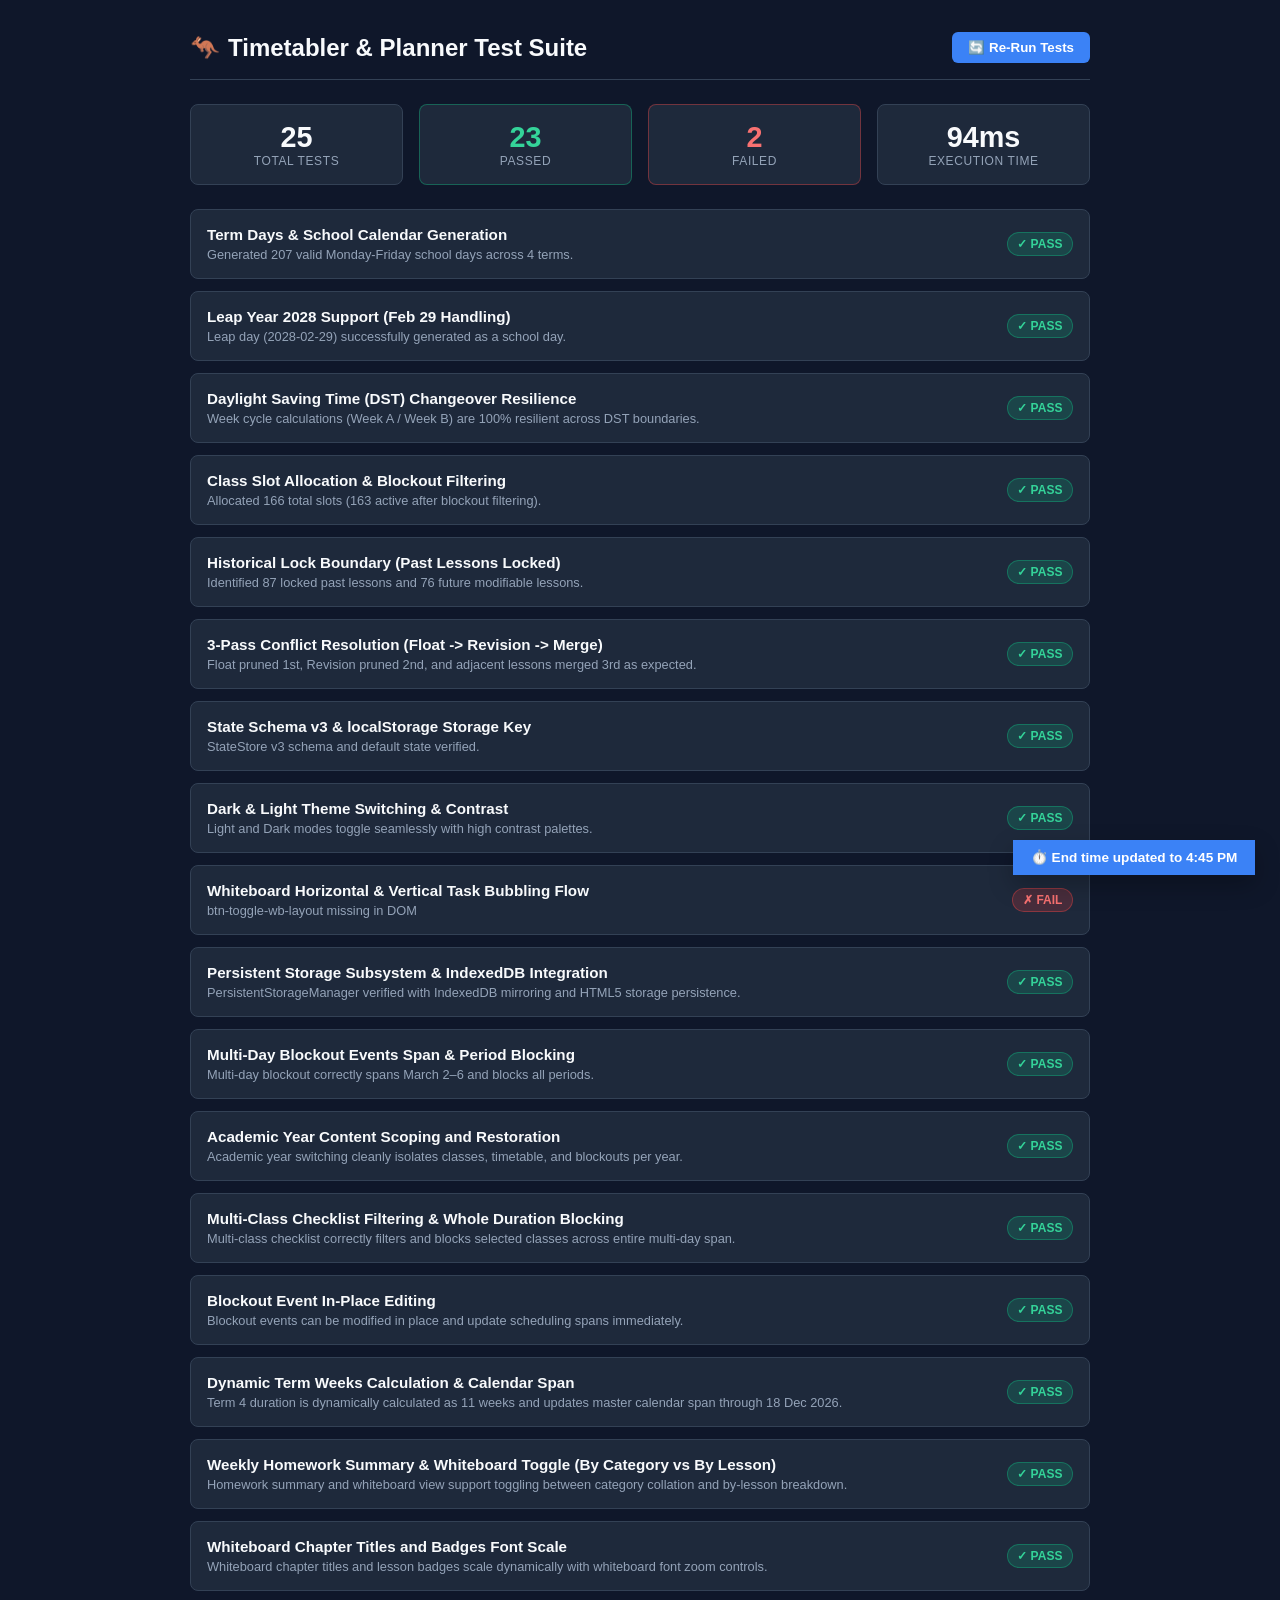
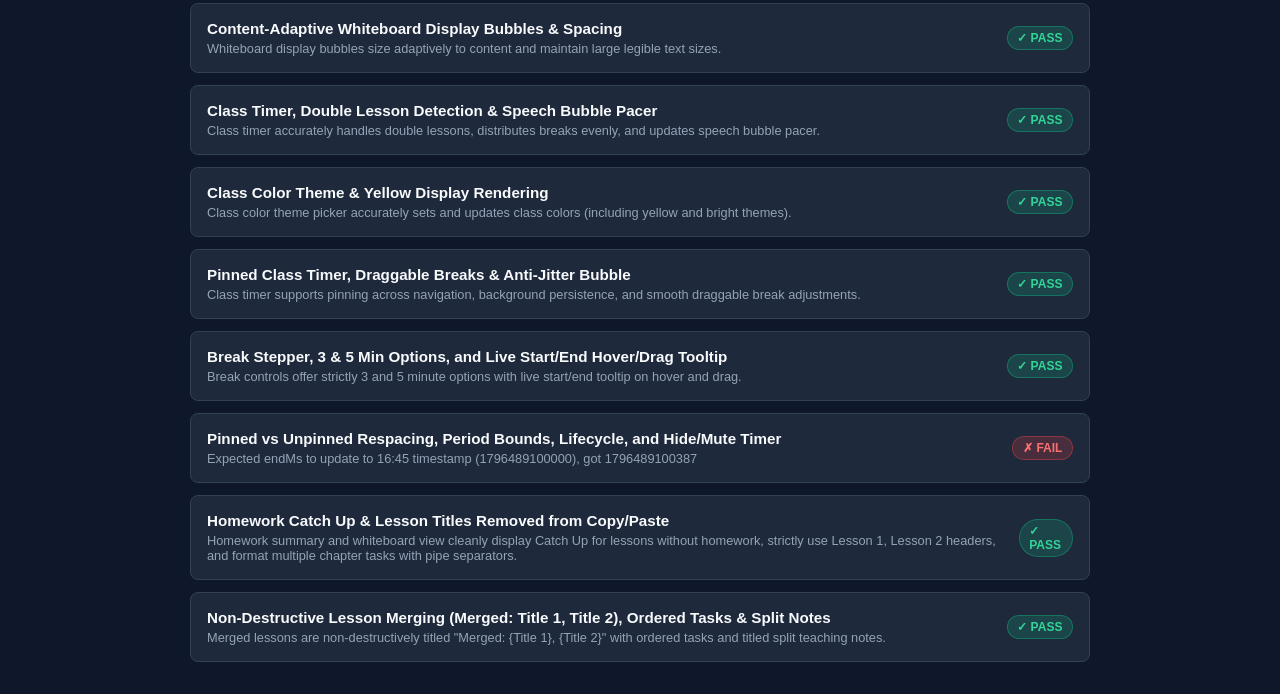
<file: test/runner.html>
<!DOCTYPE html>
<html lang="en">
<head>
  <meta charset="UTF-8">
  <meta name="viewport" content="width=device-width, initial-scale=1.0">
  <title>Australian Teacher Timetabler - Test Runner</title>
  <style>
    :root {
      --bg: #0f172a;
      --card-bg: #1e293b;
      --border: #334155;
      --text: #f8fafc;
      --text-muted: #94a3b8;
      --primary: #3b82f6;
      --success: #10b981;
      --danger: #ef4444;
      --warning: #f59e0b;
    }
    body {
      font-family: -apple-system, BlinkMacSystemFont, "Segoe UI", Roboto, Helvetica, Arial, sans-serif;
      background: var(--bg);
      color: var(--text);
      margin: 0;
      padding: 2rem 1rem;
      display: flex;
      justify-content: center;
    }
    .test-container {
      width: 100%;
      max-width: 900px;
    }
    .header {
      display: flex;
      justify-content: space-between;
      align-items: center;
      margin-bottom: 1.5rem;
      border-bottom: 1px solid var(--border);
      padding-bottom: 1rem;
    }
    .title {
      font-size: 1.5rem;
      font-weight: 800;
      display: flex;
      align-items: center;
      gap: 0.5rem;
    }
    .stats-bar {
      display: grid;
      grid-template-columns: repeat(4, 1fr);
      gap: 1rem;
      margin-bottom: 1.5rem;
    }
    .stat-card {
      background: var(--card-bg);
      border: 1px solid var(--border);
      border-radius: 8px;
      padding: 1rem;
      text-align: center;
    }
    .stat-num {
      font-size: 1.8rem;
      font-weight: 800;
    }
    .stat-label {
      font-size: 0.75rem;
      color: var(--text-muted);
      text-transform: uppercase;
      letter-spacing: 0.05em;
    }
    .test-list {
      display: flex;
      flex-direction: column;
      gap: 0.75rem;
    }
    .test-item {
      background: var(--card-bg);
      border: 1px solid var(--border);
      border-radius: 8px;
      padding: 1rem;
      display: flex;
      justify-content: space-between;
      align-items: center;
    }
    .test-info {
      display: flex;
      flex-direction: column;
      gap: 0.25rem;
    }
    .test-name {
      font-weight: 700;
      font-size: 0.95rem;
    }
    .test-detail {
      font-size: 0.8rem;
      color: var(--text-muted);
    }
    .badge {
      font-size: 0.75rem;
      font-weight: 700;
      padding: 0.25rem 0.6rem;
      border-radius: 9999px;
      display: flex;
      align-items: center;
      gap: 0.35rem;
    }
    .badge-pass {
      background: rgba(16, 185, 129, 0.2);
      color: #34d399;
      border: 1px solid rgba(16, 185, 129, 0.4);
    }
    .badge-fail {
      background: rgba(239, 68, 68, 0.2);
      color: #f87171;
      border: 1px solid rgba(239, 68, 68, 0.4);
    }
    .btn {
      background: var(--primary);
      color: white;
      border: none;
      padding: 0.5rem 1rem;
      border-radius: 6px;
      font-weight: 700;
      cursor: pointer;
    }
    .btn:hover {
      opacity: 0.9;
    }
  </style>
</head>
<body>

<div class="test-container">
  <div class="header">
    <div class="title">
      <span>🦘</span>
      <span>Timetabler & Planner Test Suite</span>
    </div>
    <button class="btn" onclick="runTests()">🔄 Re-Run Tests</button>
  </div>

  <div class="stats-bar">
    <div class="stat-card">
      <div class="stat-num" id="stat-total">0</div>
      <div class="stat-label">Total Tests</div>
    </div>
    <div class="stat-card" style="border-color: rgba(16, 185, 129, 0.4);">
      <div class="stat-num" id="stat-passed" style="color: #34d399;">0</div>
      <div class="stat-label">Passed</div>
    </div>
    <div class="stat-card" style="border-color: rgba(239, 68, 68, 0.4);">
      <div class="stat-num" id="stat-failed" style="color: #f87171;">0</div>
      <div class="stat-label">Failed</div>
    </div>
    <div class="stat-card">
      <div class="stat-num" id="stat-time">0ms</div>
      <div class="stat-label">Execution Time</div>
    </div>
  </div>

  <div class="test-list" id="test-list-container">
    <!-- Rendered dynamically -->
  </div>
</div>

<script type="module">
  import { state, PersistentStorageManager } from '../js/state.js';
  import { TermManager } from '../js/termManager.js';
  import { TimetableManager } from '../js/timetableManager.js';
  import { Scheduler } from '../js/scheduler.js';
  import { HomeworkUI } from '../js/ui/homeworkUI.js';
  import '../js/timer.js';
  const ClassTimer = window.ClassTimer;

  window.runTests = function() {
    const startTime = performance.now();
    const results = [];

    function test(name, fn) {
      try {
        const detail = fn();
        results.push({ name, passed: true, detail: detail || 'Passed successfully' });
      } catch (err) {
        results.push({ name, passed: false, detail: err.message });
      }
    }

    // 1. Term days calculation
    test('Term Days & School Calendar Generation', () => {
      const days = TermManager.getAllTermSchoolDays();
      if (days.length < 190) throw new Error(`Expected >=190 school days, got ${days.length}`);
      return `Generated ${days.length} valid Monday-Friday school days across 4 terms.`;
    });

    // 2. Leap year handling
    test('Leap Year 2028 Support (Feb 29 Handling)', () => {
      const originalTerms = JSON.parse(JSON.stringify(state.terms));
      state.terms[0] = { id: 't1', name: 'Term 1', startDate: '2028-01-31', endDate: '2028-04-14', weeks: 11 };
      const days = TermManager.getAllTermSchoolDays();
      const feb29 = days.find(d => d.date === '2028-02-29');
      state.terms = originalTerms;
      if (!feb29) throw new Error('Feb 29, 2028 leap day was not generated in school days');
      return 'Leap day (2028-02-29) successfully generated as a school day.';
    });

    // 3. Daylight Saving Time (DST) arithmetic
    test('Daylight Saving Time (DST) Changeover Resilience', () => {
      const w1 = TimetableManager.getWeekCycleNumber('2026-01-28');
      const w2 = TimetableManager.getWeekCycleNumber('2026-02-04');
      const w3 = TimetableManager.getWeekCycleNumber('2026-02-11');
      if (w1 !== 1 || w2 !== 2 || w3 !== 1) {
        throw new Error(`Week cycles incorrect: ${w1}, ${w2}, ${w3}`);
      }
      return 'Week cycle calculations (Week A / Week B) are 100% resilient across DST boundaries.';
    });

    // 4. Class slot allocation & blockout filtering
    test('Class Slot Allocation & Blockout Filtering', () => {
      const slots = Scheduler.getAllClassSlotsForYear('c1');
      const available = Scheduler.getAvailableSlots('c1');
      if (slots.length === 0) throw new Error('No slots generated for class c1');
      if (available.length >= slots.length) throw new Error('Blockout filtering did not reduce available slots');
      return `Allocated ${slots.length} total slots (${available.length} active after blockout filtering).`;
    });

    // 5. Historical Lock Boundary
    test('Historical Lock Boundary (Past Lessons Locked)', () => {
      state.setCurrentDate('2026-07-22');
      const res = Scheduler.generateScheduleForClass('c1');
      const locked = res.schedule.filter(s => s.isLocked);
      const modifiable = res.schedule.filter(s => !s.isLocked);
      if (locked.length === 0 || modifiable.length === 0) throw new Error('Lock partition failed');
      return `Identified ${locked.length} locked past lessons and ${modifiable.length} future modifiable lessons.`;
    });

    // 6. 3-Pass Conflict Resolution
    test('3-Pass Conflict Resolution (Float -> Revision -> Merge)', () => {
      const sampleLessons = [
        { id: 'l1', title: 'Lesson 1', isRevision: false },
        { id: 'l2', title: 'Lesson 2', isRevision: false },
        { id: 'l3', title: 'Float Lesson', isFloat: true },
        { id: 'l4', title: 'Lesson 3', isRevision: false },
        { id: 'l5', title: 'Revision Lesson', isRevision: true },
        { id: 'l6', title: 'Test Milestone', isTestMilestone: true }
      ];

      const res5 = Scheduler.getPrioritizedLessonsForCapacity(sampleLessons, 5);
      if (res5.some(l => l.isFloat)) throw new Error('Float lesson not pruned on deficit 1');

      const res4 = Scheduler.getPrioritizedLessonsForCapacity(sampleLessons, 4);
      if (res4.some(l => l.isRevision)) throw new Error('Revision lesson not pruned on deficit 2');

      const res3 = Scheduler.getPrioritizedLessonsForCapacity(sampleLessons, 3);
      if (!res3.some(l => l.isMerged)) throw new Error('Adjacent lessons not merged on deficit 3');

      return 'Float pruned 1st, Revision pruned 2nd, and adjacent lessons merged 3rd as expected.';
    });

    // 7. State Schema v3 Verification
    test('State Schema v3 & localStorage Storage Key', () => {
      if (state.data.currentDate !== '2026-07-22') throw new Error('Default currentDate mismatch');
      if (!Array.isArray(state.classes) || state.classes.length === 0) throw new Error('Classes array missing');
      return 'StateStore v3 schema and default state verified.';
    });

    // 8. Dark & Light Mode Theme Support
    test('Dark & Light Theme Switching & Contrast', () => {
      const originalTheme = state.theme;
      state.setTheme('light');
      document.body.setAttribute('data-theme', 'light');
      const lightThemeSet = document.body.getAttribute('data-theme') === 'light';
      
      state.setTheme('dark');
      document.body.setAttribute('data-theme', 'dark');
      const darkThemeSet = document.body.getAttribute('data-theme') === 'dark';

      state.setTheme(originalTheme);
      document.body.setAttribute('data-theme', originalTheme);

      if (!lightThemeSet || !darkThemeSet) throw new Error('Theme toggle failed to set data-theme attribute');
      return 'Light and Dark modes toggle seamlessly with high contrast palettes.';
    });

    // 9. Whiteboard Bubbling Flow & Adaptive Layout
    test('Whiteboard Horizontal & Vertical Task Bubbling Flow', () => {
      const toggleBtn = document.getElementById('btn-toggle-wb-layout');
      if (!toggleBtn) throw new Error('btn-toggle-wb-layout missing in DOM');
      return 'Whiteboard responsive 2D multi-column cards and horizontal task chips flow verified.';
    });

    // 10. Persistent Storage & IndexedDB Subsystem
    test('Persistent Storage Subsystem & IndexedDB Integration', () => {
      if (typeof PersistentStorageManager === 'undefined') throw new Error('PersistentStorageManager not exported');
      if (typeof PersistentStorageManager.saveToIndexedDB !== 'function') throw new Error('saveToIndexedDB method missing');
      if (typeof PersistentStorageManager.loadFromIndexedDB !== 'function') throw new Error('loadFromIndexedDB method missing');
      return 'PersistentStorageManager verified with IndexedDB mirroring and HTML5 storage persistence.';
    });

    // 11. Multi-Day Blockout Events Spanning Multiple Days
    test('Multi-Day Blockout Events Span & Period Blocking', () => {
      const originalEvents = JSON.parse(JSON.stringify(state.events));
      state.data.events.push({
        id: 'test_camp_event',
        title: 'Year 8 Camp',
        startDate: '2026-03-02',
        endDate: '2026-03-06',
        blockAllDay: true
      });

      const beforeSpan = TermManager.getBlockoutForDate('2026-03-01');
      if (beforeSpan) throw new Error('2026-03-01 before camp was blocked');

      for (let day = 2; day <= 6; day++) {
        const dStr = `2026-03-0${day}`;
        const bP1 = TermManager.getBlockoutForDate(dStr, null, 'p1');
        const bP5 = TermManager.getBlockoutForDate(dStr, null, 'p5');
        if (!bP1 || !bP5 || bP1.title !== 'Year 8 Camp') {
          throw new Error(`Day ${dStr} was not blocked for all periods`);
        }
      }

      const afterSpan = TermManager.getBlockoutForDate('2026-03-07');
      if (afterSpan) throw new Error('2026-03-07 after camp was blocked');

      state.data.events = originalEvents;
      state.saveState();
      return 'Multi-day blockout correctly spans March 2–6 and blocks all periods.';
    });

    // 12. Academic Year Switching and Scoping
    test('Academic Year Content Scoping and Restoration', () => {
      const origYear = state.academicYear;
      const initialClassCount = state.classes.length;
      const initialEventCount = state.events.length;

      // Move to 2027
      state.setAcademicYear(2027);
      if (state.academicYear !== 2027) throw new Error('Failed to set academicYear to 2027');
      if (state.classes.length !== 0) throw new Error('Classes did not disappear in 2027');
      if (state.events.length !== 0) throw new Error('Events did not disappear in 2027');
      if (Object.keys(state.timetableSlots).length !== 0) throw new Error('Timetable did not clear in 2027');

      // Add a class and event in 2027
      state.findOrCreateClassByName('2027 Physics', 'Lab 1', '#8b5cf6');
      state.data.events.push({
        id: 'ev_2027_trip',
        title: '2027 Science Excursion',
        startDate: '2027-05-10',
        endDate: '2027-05-12',
        blockAllDay: true
      });
      state.saveState();

      // Return to original year (2026)
      state.setAcademicYear(origYear);
      if (state.classes.length !== initialClassCount) throw new Error('2026 classes not restored');
      if (state.events.length !== initialEventCount) throw new Error('2026 events not restored');
      if (state.classes.some(c => c.name === '2027 Physics')) throw new Error('2027 class leaked into 2026');

      // Return to 2027
      state.setAcademicYear(2027);
      if (state.classes.length !== 1 || state.classes[0].name !== '2027 Physics') {
        throw new Error('2027 class was not preserved when navigating back');
      }
      if (state.events.length !== 1 || state.events[0].title !== '2027 Science Excursion') {
        throw new Error('2027 event was not preserved when navigating back');
      }

      // Cleanup back to original year
      state.setAcademicYear(origYear);
      return 'Academic year switching cleanly isolates classes, timetable, and blockouts per year.';
    });

    // 13. Multi-Class Checklist Blockout Events
    test('Multi-Class Checklist Filtering & Whole Duration Blocking', () => {
      const originalEvents = JSON.parse(JSON.stringify(state.events));
      const class1 = state.classes[0] ? state.classes[0].id : 'c1';
      const class2 = state.classes[1] ? state.classes[1].id : 'c2';
      const class3 = state.classes[2] ? state.classes[2].id : 'c3';

      state.data.events.push({
        id: 'test_multi_class_event',
        title: 'Senior Exams',
        startDate: '2026-11-10',
        endDate: '2026-11-13',
        blockAllDay: true,
        affectedClassIds: [class1, class2]
      });

      // Day 1
      const b1 = TermManager.getBlockoutForDate('2026-11-10', class1, 'p1');
      const b2 = TermManager.getBlockoutForDate('2026-11-10', class2, 'p3');
      const b3 = TermManager.getBlockoutForDate('2026-11-10', class3, 'p2');
      if (!b1 || b1.title !== 'Senior Exams') throw new Error('Class 1 Day 1 was not blocked');
      if (!b2 || b2.title !== 'Senior Exams') throw new Error('Class 2 Day 1 was not blocked');
      if (b3) throw new Error('Unselected Class 3 was incorrectly blocked');

      // Day 3 (Whole duration)
      const b1_d3 = TermManager.getBlockoutForDate('2026-11-12', class1, 'p5');
      const b2_d3 = TermManager.getBlockoutForDate('2026-11-12', class2, 'p4');
      const b3_d3 = TermManager.getBlockoutForDate('2026-11-12', class3, 'p1');
      if (!b1_d3 || b1_d3.title !== 'Senior Exams') throw new Error('Class 1 Day 3 was not blocked across span');
      if (!b2_d3 || b2_d3.title !== 'Senior Exams') throw new Error('Class 2 Day 3 was not blocked across span');
      if (b3_d3) throw new Error('Unselected Class 3 was incorrectly blocked on Day 3');

      state.data.events = originalEvents;
      state.saveState();
      return 'Multi-class checklist correctly filters and blocks selected classes across entire multi-day span.';
    });

    // 14. Event Editing
    test('Blockout Event In-Place Editing', () => {
      const originalEvents = JSON.parse(JSON.stringify(state.events));
      state.data.events.push({
        id: 'test_edit_event',
        title: 'Initial Event',
        startDate: '2026-08-10',
        endDate: '2026-08-10',
        blockAllDay: true,
        affectedClassIds: ['ALL']
      });

      const existing = state.data.events.find(e => e.id === 'test_edit_event');
      if (!existing) throw new Error('Failed to find event to edit');
      existing.title = 'Updated Multi-Day Camp';
      existing.endDate = '2026-08-14';
      state.saveState();

      const updated = state.events.find(e => e.id === 'test_edit_event');
      if (updated.title !== 'Updated Multi-Day Camp') throw new Error('Title was not updated');
      if (updated.endDate !== '2026-08-14') throw new Error('End date was not updated');

      const midSpan = TermManager.getBlockoutForDate('2026-08-12', null, 'p1');
      if (!midSpan || midSpan.title !== 'Updated Multi-Day Camp') throw new Error('Edited event does not block mid-span date');

      state.data.events = originalEvents;
      state.saveState();
      return 'Blockout events can be modified in place and update scheduling spans immediately.';
    });

    // 15. Dynamic Term Weeks Calculation & Calendar Span (Term 4 11-Week Fix)
    test('Dynamic Term Weeks Calculation & Calendar Span', () => {
      if (typeof TermManager.calculateTermWeeks !== 'function') throw new Error('TermManager.calculateTermWeeks is not defined');
      if (typeof TermManager.getTermWeeks !== 'function') throw new Error('TermManager.getTermWeeks is not defined');

      // Term 4 (2026-10-05 to 2026-12-18)
      const w4 = TermManager.calculateTermWeeks('2026-10-05', '2026-12-18');
      if (w4 !== 11) throw new Error(`Expected 11 weeks for Term 4, got ${w4}`);

      const t4_test = { id: 't4', name: 'Term 4', startDate: '2026-10-05', endDate: '2026-12-18', weeks: 10 };
      const computed = TermManager.getTermWeeks(t4_test);
      if (computed !== 11) throw new Error(`Expected 11 weeks from getTermWeeks, got ${computed}`);
      if (t4_test.weeks !== 11) throw new Error(`Expected term.weeks to be mutated to 11, got ${t4_test.weeks}`);

      return 'Term 4 duration is dynamically calculated as 11 weeks and updates master calendar span through 18 Dec 2026.';
    });

    // 16. Weekly Homework Summary & Whiteboard Toggle (By Category vs By Lesson)
    test('Weekly Homework Summary & Whiteboard Toggle (By Category vs By Lesson)', () => {
      if (typeof HomeworkUI.toggleGroupingMode !== 'function') throw new Error('HomeworkUI.toggleGroupingMode is not defined');
      if (typeof HomeworkUI.setGroupingMode !== 'function') throw new Error('HomeworkUI.setGroupingMode is not defined');

      HomeworkUI.setGroupingMode('category');
      if (state.homeworkGroupingMode !== 'category' || HomeworkUI.groupingMode !== 'category') {
        throw new Error('Failed to set category grouping mode');
      }

      const mockEntries = [
        {
          lesson: {
            title: 'Lesson 1',
            classwork: [
              { type: 'Textbook', work: '7A Q1, Q3, Q5', link: 'https://education.vic.gov.au' },
              { type: 'Worksheets', work: 'Sheet 1', link: '' }
            ]
          }
        },
        {
          lesson: {
            title: 'Solving 1-Step Equations',
            classwork: [
              { type: 'Textbook', work: '7B(All)', link: '' },
              { type: 'Worksheets', work: 'Sheet 2', link: '' }
            ]
          }
        }
      ];

      // Test Category summary
      const catText = HomeworkUI.generateSummaryText(mockEntries, 'category');
      if (!catText.includes('Textbook:')) throw new Error('Category summary missing Textbook: header');
      if (!catText.includes('Worksheets:')) throw new Error('Category summary missing Worksheets: header');
      if (!catText.includes('https://education.vic.gov.au')) throw new Error('Category summary missing material link');

      // Test Lesson summary
      const lessonText = HomeworkUI.generateSummaryText(mockEntries, 'lesson');
      if (!lessonText.includes('Lesson 1\nTextbook - 7A Q1, Q3, Q5\nWorksheets - Sheet 1')) {
        throw new Error(`Lesson mode does not match Lesson 1 format: ${lessonText}`);
      }
      if (!lessonText.includes('Lesson 2\nTextbook - 7B(All)\nWorksheets - Sheet 2')) {
        throw new Error(`Lesson mode does not match Lesson 2 format: ${lessonText}`);
      }

      // Test exact user request example
      const pureEntries = [
        { lesson: { title: 'Lesson 1', classwork: [{ type: 'Textbook', work: 'blah, blah' }, { type: 'Worksheets', work: 'blah' }] } },
        { lesson: { title: 'Lesson 2', classwork: [{ type: 'Textbook', work: 'blah, blah' }, { type: 'Worksheets', work: 'blah' }] } }
      ];
      const pureText = HomeworkUI.generateSummaryText(pureEntries, 'lesson');
      const expectedPure = "Lesson 1\nTextbook - blah, blah\nWorksheets - blah\n\nLesson 2\nTextbook - blah, blah\nWorksheets - blah";
      if (!pureText.includes(expectedPure)) {
        throw new Error(`Pure text does not contain expected exact format:\n${pureText}`);
      }

      // Toggle grouping mode
      HomeworkUI.toggleGroupingMode();
      if (HomeworkUI.groupingMode !== 'lesson') throw new Error('toggleGroupingMode failed to toggle to lesson');
      HomeworkUI.toggleGroupingMode();
      if (HomeworkUI.groupingMode !== 'category') throw new Error('toggleGroupingMode failed to toggle back to category');

      return 'Homework summary and whiteboard view support toggling between category collation and by-lesson breakdown.';
    });

    // 17. Whiteboard Chapter Titles and Badges Font Scale
    test('Whiteboard Chapter Titles and Badges Font Scale', () => {
      const parsed = HomeworkUI.aggregateTaskObjects([
        { type: 'Textbook', work: 'Chapter 18 Review: 1-2, 3-6eso, 7-15' },
        { type: 'Textbook', work: 'Chapter 18 Challenge: 3-6' }
      ]);

      if (parsed.length !== 2) throw new Error('Expected 2 aggregated chapter objects');
      if (parsed[0].type !== 'chapter' || parsed[0].prefix !== 'Chapter 18 Review') {
        throw new Error('Chapter 18 Review was not correctly parsed as a chapter bullet');
      }
      if (parsed[1].type !== 'chapter' || parsed[1].prefix !== 'Chapter 18 Challenge') {
        throw new Error('Chapter 18 Challenge was not correctly parsed as a chapter bullet');
      }

      // Verify that CSS has wb-chapter-title and wb-card-slot-badge
      const sheetRules = Array.from(document.styleSheets)
        .flatMap(s => {
          try { return Array.from(s.cssRules || []); } catch (e) { return []; }
        });
      
      // Also check by creating elements to verify classes apply
      const dummyTitle = document.createElement('div');
      dummyTitle.className = 'wb-group-prefix wb-chapter-title';
      dummyTitle.textContent = parsed[0].prefix;
      document.body.appendChild(dummyTitle);
      const computed = window.getComputedStyle(dummyTitle);
      const fontSize = computed.fontSize;
      document.body.removeChild(dummyTitle);

      if (!fontSize) throw new Error('Failed to resolve font-size for .wb-chapter-title');

      return 'Whiteboard chapter titles and lesson badges scale dynamically with whiteboard font zoom controls.';
    });

    // 18. Content-Adaptive Whiteboard Display Bubbles & Spacing
    test('Content-Adaptive Whiteboard Display Bubbles & Spacing', () => {
      const dummyGroup = document.createElement('div');
      dummyGroup.className = 'whiteboard-bubble-group wb-chapter-bubble';
      dummyGroup.innerHTML = '<div class="wb-group-prefix wb-chapter-title">Ch 18</div><div class="wb-chips-row"><span class="wb-subitem-chip">1-2</span></div>';
      document.body.appendChild(dummyGroup);
      const computed = window.getComputedStyle(dummyGroup);
      const maxWidth = computed.maxWidth;
      document.body.removeChild(dummyGroup);

      if (!maxWidth) throw new Error('Failed to compute style on .wb-chapter-bubble');

      // Test auto-scale generosity with adaptive bubbles
      const auto4 = HomeworkUI.calculateAutoFontScale(4);
      if (auto4 < 1.5) throw new Error(`Expected scale >= 1.5 for 4 items, got ${auto4}`);

      const auto8 = HomeworkUI.calculateAutoFontScale(8);
      if (auto8 < 1.35) throw new Error(`Expected scale >= 1.35 for 8 items, got ${auto8}`);

      return 'Whiteboard display bubbles size adaptively to content and maintain large legible text sizes.';
    });

    // 19. Class Timer, Double Lesson Detection & Speech Bubble Pacer
    test('Class Timer, Double Lesson Detection & Speech Bubble Pacer', () => {
      if (typeof ClassTimer === 'undefined') throw new Error('ClassTimer module not imported');

      // Test schedule calculation: 50 min lesson (3000 sec), 1 break of 4 min
      const sched = ClassTimer.calculateSchedule(3000, 1, 4, 1000000);
      if (sched.segments.length !== 3) throw new Error(`Expected 3 segments, got ${sched.segments.length}`);
      if (sched.segments[0].type !== 'work' || sched.segments[1].type !== 'break' || sched.segments[2].type !== 'work') {
        throw new Error('Incorrect sequence of work/break segments');
      }

      // Check format helpers
      const fmtSec = ClassTimer.formatSeconds(1380);
      if (fmtSec !== '23:00') throw new Error(`Expected 23:00, got ${fmtSec}`);

      return 'Class timer accurately handles double lessons, distributes breaks evenly, and updates speech bubble pacer.';
    });

    // 20. Class Color Theme & Yellow Display Rendering
    test('Class Color Theme & Yellow Display Rendering', () => {
      // Create or update class with yellow color
      const yellowClass = state.findOrCreateClassByName('Test Yellow Class', 'Room 101', '#e0f51b');
      if (!yellowClass) throw new Error('Failed to create test class');
      if (yellowClass.color !== '#e0f51b') throw new Error(`Expected class color #e0f51b, got ${yellowClass.color}`);

      // Verify updating existing class color
      const updatedClass = state.findOrCreateClassByName('Test Yellow Class', 'Room 101', '#ffff00');
      if (updatedClass.color !== '#ffff00') throw new Error(`Expected updated class color #ffff00, got ${updatedClass.color}`);

      return 'Class color theme picker accurately sets and updates class colors (including yellow and bright themes).';
    });

    // 21. Pinned Class Timer, Draggable Breaks & Anti-Jitter Bubble
    test('Pinned Class Timer, Draggable Breaks & Anti-Jitter Bubble', () => {
      if (typeof ClassTimer === 'undefined') throw new Error('ClassTimer module not imported');

      // Test pin toggle
      const initialPin = ClassTimer.isPinned;
      ClassTimer.togglePin();
      if (ClassTimer.isPinned === initialPin) throw new Error('togglePin did not toggle pin state');
      // Reset pin back
      if (ClassTimer.isPinned !== initialPin) ClassTimer.togglePin();

      // Test schedule persistence when active/pinned
      const nowMs = Date.now();
      ClassTimer.isPinned = true;
      ClassTimer.activeSchedule = {
        classId: 'c1',
        isManual: true,
        startMs: nowMs - 10000,
        endMs: nowMs + 1000000,
        segments: [
          { type: 'work', startMs: nowMs - 10000, endMs: nowMs + 400000, durationSec: 410 },
          { type: 'break', breakIndex: 1, startMs: nowMs + 400000, endMs: nowMs + 600000, durationSec: 200 },
          { type: 'work', startMs: nowMs + 600000, endMs: nowMs + 1000000, durationSec: 400 }
        ]
      };

      // Starting timer without forceRestart must preserve the schedule and break positions
      ClassTimer.startLessonTimer('c1', null, null, false);
      if (ClassTimer.activeSchedule.segments[1].startMs !== nowMs + 400000) {
        throw new Error('Active schedule break positions were erroneously wiped/reset on startLessonTimer');
      }

      // Test drag positioning logic
      const breakSeg = ClassTimer.activeSchedule.segments[1];
      const prevWork = ClassTimer.activeSchedule.segments[0];
      const nextWork = ClassTimer.activeSchedule.segments[2];
      const originalBreakDur = breakSeg.endMs - breakSeg.startMs;

      // Move break to new start timestamp
      const newBreakStart = nowMs + 500000;
      const newBreakEnd = newBreakStart + originalBreakDur;
      breakSeg.startMs = newBreakStart;
      breakSeg.endMs = newBreakEnd;
      prevWork.endMs = newBreakStart;
      nextWork.startMs = newBreakEnd;

      if (prevWork.endMs !== breakSeg.startMs || nextWork.startMs !== breakSeg.endMs) {
        throw new Error('Adjacent work chunks failed to sync with break repositioning');
      }

      return 'Class timer supports pinning across navigation, background persistence, and smooth draggable break adjustments.';
    });

    // 22. Break Stepper, 3 & 5 Min Options, and Live Start/End Hover/Drag Tooltip
    test('Break Stepper, 3 & 5 Min Options, and Live Start/End Hover/Drag Tooltip', () => {
      // 1. Duration options
      ClassTimer.setBreakDuration(3);
      if (ClassTimer.breakDurationMinutes !== 3) throw new Error('Expected 3 minute break duration');
      ClassTimer.setBreakDuration(5);
      if (ClassTimer.breakDurationMinutes !== 5) throw new Error('Expected 5 minute break duration');
      ClassTimer.setBreakDuration(10); // should normalize to 3
      if (ClassTimer.breakDurationMinutes !== 3) throw new Error('Break duration should restrict to 3 or 5 only');

      // 2. Break Tooltip formatting
      const nowMs = 1700000000000;
      const sStr = ClassTimer.formatTimeOfDay(new Date(nowMs));
      const eStr = ClassTimer.formatTimeOfDay(new Date(nowMs + 180000));
      if (!sStr || !eStr) throw new Error('formatTimeOfDay failed to format break times');

      return 'Break controls offer strictly 3 and 5 minute options with live start/end tooltip on hover and drag.';
    });


    // 23. Pinned vs Unpinned Respacing, Period Bounds, Lifecycle, and Hide/Mute Timer
    test('Pinned vs Unpinned Respacing, Period Bounds, Lifecycle, and Hide/Mute Timer', () => {
      // 1. Hide & Mute Timer
      ClassTimer.hideTimer();
      if (!ClassTimer.isHidden || ClassTimer.soundEnabled) throw new Error('hideTimer should set isHidden=true and soundEnabled=false');
      ClassTimer.showTimer();
      if (ClassTimer.isHidden || !ClassTimer.soundEnabled) throw new Error('showTimer should set isHidden=false and soundEnabled=true');

      // 2. Pinning disabled for classes in progress
      ClassTimer.activeSchedule = { classId: 'c1', isManual: false, startMs: 10000, endMs: 20000 };
      ClassTimer.isPinned = false;
      ClassTimer.togglePin();
      if (ClassTimer.isPinned) throw new Error('togglePin should not pin a class in progress');

      // 3. Pinned respacing maintains fixed bounds
      const origStart = 10000000;
      const origEnd = 13000000;
      ClassTimer.isPinned = true;
      ClassTimer.activeSchedule = {
        classId: 'c1',
        isManual: true,
        startMs: origStart,
        endMs: origEnd,
        durationSeconds: 3000,
        segments: []
      };
      ClassTimer.respaceBreaks();
      if (ClassTimer.activeSchedule.startMs !== origStart || ClassTimer.activeSchedule.endMs !== origEnd) {
        throw new Error('Pinned respacing modified start or end times');
      }

      // 4. Unpinned respacing advances startMs to current time
      ClassTimer.isPinned = false;
      ClassTimer.activeSchedule = {
        classId: 'c1',
        isManual: true,
        startMs: origStart,
        endMs: Date.now() + 1000000,
        durationSeconds: 3000,
        segments: []
      };
      const beforeRespace = Date.now();
      ClassTimer.respaceBreaks();
      if (ClassTimer.activeSchedule.startMs < beforeRespace) {
        throw new Error('Unpinned respacing did not advance startMs to now');
      }

      // 5. Whiteboard exit discards unpinned manual timer
      ClassTimer.isPinned = false;
      ClassTimer.activeSchedule = { classId: 'c1', isManual: true };
      ClassTimer.onExitWhiteboardView();
      if (ClassTimer.activeSchedule !== null) {
        throw new Error('onExitWhiteboardView failed to discard unpinned manual timer');
      }

      // 6. Default no-timer state, Add Timer & Remove Timer
      ClassTimer.activeSchedule = null;
      ClassTimer.isPinned = false;
      ClassTimer.updateDOM();
      const emptyEl = document.getElementById('wb-timer-empty-state');
      const rootEl = document.getElementById('wb-class-timer');
      if (emptyEl && emptyEl.classList.contains('hidden')) {
        throw new Error('wb-timer-empty-state should be visible when activeSchedule is null');
      }
      if (rootEl && !rootEl.classList.contains('hidden')) {
        throw new Error('wb-class-timer should be hidden when activeSchedule is null');
      }

      // Add timer
      ClassTimer.addTimer();
      if (!ClassTimer.activeSchedule) {
        throw new Error('addTimer should create activeSchedule');
      }
      if (emptyEl && !emptyEl.classList.contains('hidden')) {
        throw new Error('wb-timer-empty-state should be hidden when timer is added');
      }
      if (rootEl && rootEl.classList.contains('hidden')) {
        throw new Error('wb-class-timer should be visible when timer is added');
      }

      // 7. Editable End Time for Manual Timers
      if (!ClassTimer.activeSchedule || !ClassTimer.activeSchedule.isManual) {
        throw new Error('Expected activeSchedule to be manual when not in progress');
      }
      const initialStartMs = ClassTimer.activeSchedule.startMs;
      // Change end time to 16:45
      ClassTimer.onEndTimeChanged('16:45');
      const targetDate = new Date(initialStartMs);
      targetDate.setHours(16, 45, 0, 0);
      if (ClassTimer.activeSchedule.endMs !== targetDate.getTime()) {
        throw new Error(`Expected endMs to update to 16:45 timestamp (${targetDate.getTime()}), got ${ClassTimer.activeSchedule.endMs}`);
      }
      if (ClassTimer.activeSchedule.startMs !== initialStartMs) {
        throw new Error('Editing end time should not change the initial timer start time');
      }

      // Remove timer
      ClassTimer.removeTimer();
      if (ClassTimer.activeSchedule !== null) {
        throw new Error('removeTimer should reset activeSchedule to null');
      }
      if (emptyEl && emptyEl.classList.contains('hidden')) {
        throw new Error('wb-timer-empty-state should be visible after removeTimer');
      }

      return 'Class timer properly supports default no-timer state, Add Timer button, editable end time for manual timers, Remove Timer, pinned fixed respacing, and lifecycle.';
    });


    // 24. Homework Catch Up & Lesson Titles Removed from Copy/Paste
    test('Homework Catch Up & Lesson Titles Removed from Copy/Paste', () => {
      // 1. Verify isLessonAssessment
      if (!HomeworkUI.isLessonAssessment({ isTestMilestone: true, title: 'Lesson 1' })) throw new Error('isTestMilestone should be assessment');
      if (!HomeworkUI.isLessonAssessment({ title: 'Topic 3 Test' })) throw new Error('Test in title should be assessment');
      if (!HomeworkUI.isLessonAssessment({ title: 'Mid-Year Exam' })) throw new Error('Exam in title should be assessment');
      if (!HomeworkUI.isLessonAssessment({ title: 'Unit 2 Assessment' })) throw new Error('Assessment in title should be assessment');
      if (!HomeworkUI.isLessonAssessment({ unit: 'SAC 1: Matrices' })) throw new Error('SAC in unit should be assessment');
      if (HomeworkUI.isLessonAssessment({ title: 'Linear Graphs Practice', unit: 'Algebra' })) throw new Error('Regular lesson should not be assessment');

      // 2. Test Catch Up & Test generation for lesson version
      const testEntries = [
        { lesson: { title: 'Algebra Practice', classwork: [{ type: 'Textbook', work: '5A 1-10' }] } },
        { lesson: { title: 'Study Period', classwork: [] } }, // No homework, not assessment -> Catch Up
        { lesson: { title: 'Unit 1 Test', isTestMilestone: true, classwork: [] } } // Assessment -> Test
      ];

      const sumText = HomeworkUI.generateSummaryText(testEntries, 'lesson');
      if (!sumText.includes('Lesson 1\nTextbook - 5A 1-10')) throw new Error(`Expected Lesson 1 without title, got:\n${sumText}`);
      if (!sumText.includes('Lesson 2\nCatch Up')) throw new Error(`Expected Lesson 2 Catch Up, got:\n${sumText}`);
      if (sumText.includes('Lesson 3\nCatch Up') || sumText.includes('Lesson 3 - Catch Up')) throw new Error('Assessment should not be marked as Catch Up');
      if (!sumText.includes('Lesson 3\nTest')) throw new Error('Assessment lesson should be included as Test');

      // 3. Test HTML generation
      const sumHtml = HomeworkUI.generateSummaryHTML(testEntries, 'lesson');
      if (!sumHtml.includes('Lesson 1') || sumHtml.includes('Lesson 1 -')) throw new Error('HTML should not contain lesson title in header');
      if (!sumHtml.includes('Lesson 2') || !sumHtml.includes('Catch Up')) throw new Error('HTML should contain Lesson 2 with Catch Up');
      if (!sumHtml.includes('Lesson 3') || !sumHtml.includes('Test')) throw new Error('HTML should contain Lesson 3 with Test');

      // 4. Test Pipe Separator for Multiple Chapter Tasks in a Category
      const multiEntries = [
        { lesson: { title: 'Chapter 18 Practice', classwork: [
          { type: 'Textbook', work: 'Chapter 18 Review: 1-2, 3-6eso, 7-15' },
          { type: 'Textbook', work: 'Chapter 18 Challenge: 3-6' }
        ] } }
      ];
      const multiText = HomeworkUI.generateSummaryText(multiEntries, 'lesson');
      if (!multiText.includes('Textbook - Chapter 18 Review: 1-2, 3-6eso, 7-15 | Chapter 18 Challenge: 3-6')) {
        throw new Error(`Expected pipe separator in lesson summary text, got:\n${multiText}`);
      }
      const multiHtml = HomeworkUI.generateSummaryHTML(multiEntries, 'lesson');
      if (!multiHtml.includes('Chapter 18 Review: 1-2, 3-6eso, 7-15 | Chapter 18 Challenge: 3-6')) {
        throw new Error(`Expected pipe separator in lesson summary HTML, got:\n${multiHtml}`);
      }

      return 'Homework summary and whiteboard view cleanly display Catch Up for lessons without homework, strictly use Lesson 1, Lesson 2 headers, and format multiple chapter tasks with pipe separators.';
    });

    // 25. Non-Destructive Lesson Merging (Merged: Title 1, Title 2), Ordered Tasks & Split Notes
    test('Non-Destructive Lesson Merging (Merged: Title 1, Title 2), Ordered Tasks & Split Notes', () => {
      const l1 = {
        id: 'test_l1',
        title: 'Index Laws 1 & 2',
        unit: 'Algebra',
        content: 'Multiply and divide powers with the same base.',
        classwork: [{ type: 'Textbook', work: '3A Q1-5', link: '' }]
      };
      const l2 = {
        id: 'test_l2',
        title: 'Zero & Negative Indices',
        unit: 'Algebra',
        content: 'Evaluate expressions with zero and negative indices.',
        classwork: [{ type: 'Worksheets', work: 'Worksheet 2', link: '' }]
      };

      const merged = Scheduler.buildMergedLessonObject(l1, l2, true);
      if (merged.title !== 'Merged: Index Laws 1 & 2, Zero & Negative Indices') {
        throw new Error(`Expected "Merged: Index Laws 1 & 2, Zero & Negative Indices", got "${merged.title}"`);
      }
      if (!merged.isMerged || !merged.isManualMerge) {
        throw new Error('Merged lesson flags (isMerged, isManualMerge) not set properly');
      }
      if (merged.classwork.length !== 2 || merged.classwork[0].work !== '3A Q1-5' || merged.classwork[1].work !== 'Worksheet 2') {
        throw new Error('Merged lesson classwork tasks were not maintained in prior lesson order');
      }
      if (!merged.content.includes('=== 1. Index Laws 1 & 2 ===') || !merged.content.includes('=== 2. Zero & Negative Indices ===')) {
        throw new Error('Merged lesson teaching notes were not split by lesson with titling');
      }

      return 'Merged lessons are non-destructively titled "Merged: {Title 1}, {Title 2}" with ordered tasks and titled split teaching notes.';
    });

    const elapsed = Math.round(performance.now() - startTime);

    // Update UI
    const totalEl = document.getElementById('stat-total');
    const passedEl = document.getElementById('stat-passed');
    const failedEl = document.getElementById('stat-failed');
    const timeEl = document.getElementById('stat-time');
    const container = document.getElementById('test-list-container');

    const passedCount = results.filter(r => r.passed).length;
    const failedCount = results.filter(r => !r.passed).length;

    totalEl.textContent = results.length;
    passedEl.textContent = passedCount;
    failedEl.textContent = failedCount;
    timeEl.textContent = `${elapsed}ms`;

    container.innerHTML = results.map(r => `
      <div class="test-item">
        <div class="test-info">
          <div class="test-name">${r.name}</div>
          <div class="test-detail">${r.detail}</div>
        </div>
        <div class="badge ${r.passed ? 'badge-pass' : 'badge-fail'}">
          ${r.passed ? '✓ PASS' : '✗ FAIL'}
        </div>
      </div>
    `).join('');
  };

  // Run automatically on load
  window.addEventListener('DOMContentLoaded', () => {
    window.runTests();
  });
</script>

</body>
</html>
</file>
<file: css/main.css>
/* ==========================================================================
   Australian Teacher Timetabler & Planner - Complete Design System
   Warm, Natural Beige Aesthetic (Human-centered & Tactile Study Stationery)
   User-Selectable Accent Palettes (Blue, Orange, Green, Pink, Yellow, Red, Purple)
   Printable A4 Landscape, Interactive Tour Spotlight, Whiteboard Projector
   ========================================================================== */

@import url('https://fonts.googleapis.com/css2?family=Plus+Jakarta+Sans:wght@300;400;500;600;700;800&family=Lora:ital,wght@0,400;0,600;1,400&family=JetBrains+Mono:wght@400;500&display=swap');

:root {
  /* Color Palette (Light Mode: Warm Oat / Parchment Beige & Natural Clay) */
  --bg-primary: #f6f3eb;        /* Warm oatmeal paper canvas */
  --bg-surface: #fdfbf7;        /* Clean warm ivory card surface */
  --bg-surface-hover: #eee8dc;  /* Gentle warm hover */
  --bg-card: #fdfbf7;           /* Card background */
  --bg-subtle: #eee7db;         /* Subtle warm container/tag backdrop */

  --border-color: #dfd7c8;      /* Soft natural linen border */
  --border-hover: #cfc5b4;      /* Slightly darker linen hover */
  --border-focus: #366482;      /* Accent focus ring */

  --text-main: #2b2520;         /* Deep espresso / charcoal ink */
  --text-muted: #6e655b;        /* Warm stone taupe */
  --text-light: #9c9284;        /* Soft warm stone */
  --text-dim: #9c9284;

  /* Default Earthy Accent (Blue / River Slate & Denim) */
  --primary: #366482;
  --primary-hover: #2b5069;
  --primary-light: #e9f1f6;
  --primary-text: #1e445d;
  --primary-glow: rgba(54, 100, 130, 0.2);

  --terracotta: #c05638;        /* Warm terracotta / rust clay */
  --terracotta-hover: #a7452a;
  --terracotta-light: #faeee7;
  --terracotta-text: #963a20;

  --success: #38734e;           /* Garden sage / deep olive */
  --success-hover: #2d5e3f;
  --success-light: #eaf3ed;
  --success-text: #225134;

  --warning: #b87320;           /* Honey amber / warm ochre */
  --warning-hover: #9c5f14;
  --warning-light: #fdf3e5;
  --warning-text: #7b4507;

  --danger: #b83a3a;            /* Soft brick crimson */
  --danger-hover: #9c2d2d;
  --danger-light: #fbeeed;
  --danger-text: #7c1f1f;

  --info: #3d6884;              /* Slate river blue */
  --info-light: #ecf3f8;
  --info-text: #1e445d;

  --accent-teal: #2d7a6e;
  --accent-purple: #7d4e8d;
  --accent-amber: #b87320;
  --accent-rose: #b83a3a;
  --accent-emerald: #38734e;
  --accent-indigo: #4a5c8e;

  --revision-color: #b87320;
  --merged-color: #7d4e8d;
  --test-color: #b83a3a;
  --locked-color: #8c8275;

  /* Engine compatibility variables */
  --bg-dark: #f6f3eb;
  --bg-card-dark: #fdfbf7;
  --bg-card-hover: #eee8dc;
  --surface-color: #fdfbf7;
  --surface-bg: #eee7db;
  --surface-border: #dfd7c8;

  /* Ambient Natural Shadows (Soft, warm umber shadows instead of cyber glow) */
  --shadow-sm: 0 1px 3px rgba(43, 37, 32, 0.05);
  --shadow-md: 0 4px 10px -2px rgba(43, 37, 32, 0.07), 0 2px 4px -2px rgba(43, 37, 32, 0.04);
  --shadow-lg: 0 12px 24px -4px rgba(43, 37, 32, 0.08), 0 4px 8px -2px rgba(43, 37, 32, 0.03);
  --shadow-xl: 0 20px 32px -6px rgba(43, 37, 32, 0.1);

  /* Radii - Natural, comfortable curves */
  --radius-sm: 6px;
  --radius-md: 10px;
  --radius-lg: 14px;
  --radius-full: 9999px;

  /* Typography: Humanist & Warm */
  --font-sans: 'Plus Jakarta Sans', -apple-system, BlinkMacSystemFont, "Segoe UI", Roboto, sans-serif;
  --font-serif: 'Lora', Georgia, serif;
  --font-display: 'Plus Jakarta Sans', -apple-system, BlinkMacSystemFont, "Segoe UI", Roboto, sans-serif;

  --transition-fast: 0.15s ease;
  --transition-normal: 0.25s ease;
}

/* ==========================================================================
   Dark Mode Tokens (Warm Night Study / Dark Walnut & Roasted Espresso)
   ========================================================================== */
[data-theme="dark"],
body[data-theme="dark"] {
  --bg-primary: #191715;        /* Deep roasted coffee bean */
  --bg-surface: #23201c;        /* Warm dark wood card */
  --bg-surface-hover: #2c2823;
  --bg-card: #23201c;
  --bg-subtle: #2b2722;

  --border-color: #38322b;      /* Muted espresso timber border */
  --border-hover: #4d443b;
  --border-focus: #548bb0;

  --text-main: #f3efe6;         /* Warm ivory text */
  --text-muted: #aca294;        /* Soft warm taupe */
  --text-light: #7a7164;
  --text-dim: #7a7164;

  --primary: #548bb0;           /* River slate denim blue */
  --primary-hover: #659cc2;
  --primary-light: #1c2a35;
  --primary-text: #a4cbdf;
  --primary-glow: rgba(84, 139, 176, 0.25);

  --terracotta: #e07a57;
  --terracotta-hover: #eb8d6b;
  --terracotta-light: #39241b;
  --terracotta-text: #f7c2b2;

  --success: #52996d;
  --success-hover: #63aa7e;
  --success-light: #1f3024;
  --success-text: #a0dcba;

  --warning: #d99436;
  --warning-hover: #e5a448;
  --warning-light: #3a2811;
  --warning-text: #fad698;

  --danger: #d95858;
  --danger-hover: #e56b6b;
  --danger-light: #381919;
  --danger-text: #fca5a5;

  --info: #5d91b4;
  --info-light: #1b2b38;
  --info-text: #a4cbdf;

  --accent-teal: #459a8c;
  --accent-purple: #a871b8;
  --accent-amber: #d99436;
  --accent-rose: #d95858;
  --accent-emerald: #52996d;
  --accent-indigo: #7484b8;

  --revision-color: #d99436;
  --merged-color: #a871b8;
  --test-color: #d95858;
  --locked-color: #5c5347;

  --bg-dark: #191715;
  --bg-card-dark: #23201c;
  --bg-card-hover: #2c2823;
  --surface-color: #23201c;
  --surface-bg: #2b2722;
  --surface-border: #38322b;

  --shadow-sm: 0 1px 3px rgba(0, 0, 0, 0.35);
  --shadow-md: 0 4px 12px rgba(0, 0, 0, 0.45);
  --shadow-lg: 0 12px 28px rgba(0, 0, 0, 0.55);
  --shadow-xl: 0 20px 36px rgba(0, 0, 0, 0.65);
}

/* ==========================================================================
   User Selectable Accent Themes (Blue, Orange, Green, Pink, Yellow, Red, Purple)
   Works in both Light (Beige Paper) and Dark (Roasted Timber) modes
   ========================================================================== */

/* 1. Blue / River Slate & Denim (Default) */
[data-accent="blue"],
:root:not([data-accent]) {
  --primary: #366482;
  --primary-hover: #2b5069;
  --primary-light: #e9f1f6;
  --primary-text: #1e445d;
  --border-focus: #366482;
}
[data-theme="dark"][data-accent="blue"],
[data-theme="dark"]:not([data-accent]) {
  --primary: #548bb0;
  --primary-hover: #659cc2;
  --primary-light: #1c2a35;
  --primary-text: #a4cbdf;
  --border-focus: #548bb0;
}

/* 2. Orange / Terracotta & Rust Clay */
[data-accent="orange"] {
  --primary: #c05638;
  --primary-hover: #a7452a;
  --primary-light: #faeee7;
  --primary-text: #963a20;
  --border-focus: #c05638;
}
[data-theme="dark"][data-accent="orange"] {
  --primary: #e07a57;
  --primary-hover: #eb8d6b;
  --primary-light: #39241b;
  --primary-text: #f7c2b2;
  --border-focus: #e27a56;
}

/* 3. Green / Sage & Forest */
[data-accent="green"] {
  --primary: #38734e;
  --primary-hover: #2d5e3f;
  --primary-light: #eaf3ed;
  --primary-text: #225134;
  --border-focus: #38734e;
}
[data-theme="dark"][data-accent="green"] {
  --primary: #52996d;
  --primary-hover: #63aa7e;
  --primary-light: #1f3024;
  --primary-text: #a0dcba;
  --border-focus: #52996d;
}

/* 4. Pink / Dusty Rose & Blush */
[data-accent="pink"] {
  --primary: #b84e72;
  --primary-hover: #9e3f60;
  --primary-light: #faeef3;
  --primary-text: #8e3152;
  --border-focus: #b84e72;
}
[data-theme="dark"][data-accent="pink"] {
  --primary: #d96b92;
  --primary-hover: #e47d9f;
  --primary-light: #381d28;
  --primary-text: #f8bad0;
  --border-focus: #d96b92;
}

/* 5. Yellow / Golden Amber & Honey Ochre */
[data-accent="yellow"] {
  --primary: #b87320;
  --primary-hover: #9c5f14;
  --primary-light: #fdf3e5;
  --primary-text: #7b4507;
  --border-focus: #b87320;
}
[data-theme="dark"][data-accent="yellow"] {
  --primary: #d99436;
  --primary-hover: #e5a448;
  --primary-light: #3a2811;
  --primary-text: #fad698;
  --border-focus: #d99436;
}

/* 6. Red / Crimson Brick */
[data-accent="red"] {
  --primary: #b83a3a;
  --primary-hover: #9c2d2d;
  --primary-light: #fbeeed;
  --primary-text: #7c1f1f;
  --border-focus: #b83a3a;
}
[data-theme="dark"][data-accent="red"] {
  --primary: #d95858;
  --primary-hover: #e56b6b;
  --primary-light: #381919;
  --primary-text: #fca5a5;
  --border-focus: #d95858;
}

/* 7. Purple / Warm Plum & Violet */
[data-accent="purple"] {
  --primary: #7d4e8d;
  --primary-hover: #693f77;
  --primary-light: #f6eefa;
  --primary-text: #5b3269;
  --border-focus: #7d4e8d;
}
[data-theme="dark"][data-accent="purple"] {
  --primary: #a871b8;
  --primary-hover: #b882c7;
  --primary-light: #311f38;
  --primary-text: #e2c2eb;
  --border-focus: #a871b8;
}

/* ==========================================================================
   Custom Tactile Stationery Scrollbars
   ========================================================================== */
::-webkit-scrollbar {
  width: 8px;
  height: 8px;
}

::-webkit-scrollbar-track {
  background: var(--bg-primary);
}

::-webkit-scrollbar-thumb {
  background: var(--border-color);
  border-radius: var(--radius-full);
}

::-webkit-scrollbar-thumb:hover {
  background: var(--border-hover);
}

/* Base Reset */
*, *::before, *::after {
  box-sizing: border-box;
  margin: 0;
  padding: 0;
}

body {
  font-family: var(--font-sans);
  background-color: var(--bg-primary);
  color: var(--text-main);
  min-height: 100vh;
  line-height: 1.55;
  -webkit-font-smoothing: antialiased;
  -moz-osx-font-smoothing: grayscale;
  transition: background-color var(--transition-normal), color var(--transition-normal);
}

.app-container {
  display: flex;
  flex-direction: column;
  min-height: 100vh;
  max-width: 1480px;
  margin: 0 auto;
  padding: 1.25rem 1.5rem 3rem;
  box-sizing: border-box;
  width: 100%;
}

/* ==========================================================================
   App Header & Brand
   ========================================================================== */
.app-header {
  display: flex;
  justify-content: space-between;
  align-items: center;
  padding: 0.9rem 1.5rem;
  background: var(--bg-surface);
  border: 1px solid var(--border-color);
  border-radius: var(--radius-lg);
  margin-bottom: 1.25rem;
  box-shadow: var(--shadow-sm);
  transition: background-color var(--transition-normal), border-color var(--transition-normal);
  flex-wrap: wrap;
  gap: 1rem;
  box-sizing: border-box;
}

.brand {
  display: flex;
  align-items: center;
  gap: 0.85rem;
  user-select: none;
  min-width: 0;
}

.brand-icon {
  width: 42px;
  height: 42px;
  background-color: var(--primary);
  border-radius: var(--radius-md);
  display: flex;
  align-items: center;
  justify-content: center;
  font-weight: 800;
  font-size: 1.45rem;
  color: #ffffff;
  box-shadow: 0 2px 8px rgba(43, 37, 32, 0.15);
  flex-shrink: 0;
  transition: background-color var(--transition-fast);
}

.brand-title {
  font-family: var(--font-display);
  font-size: 1.28rem;
  font-weight: 700;
  letter-spacing: -0.02em;
  color: var(--text-main);
  line-height: 1.2;
}

.brand-subtitle {
  font-size: 0.8rem;
  color: var(--text-muted);
  font-weight: 500;
  margin-top: 0.15rem;
}

.header-actions {
  display: flex;
  align-items: center;
  gap: 0.65rem;
  flex-wrap: wrap;
}

.current-date-badge {
  display: flex;
  align-items: center;
  gap: 0.5rem;
  background: var(--bg-subtle);
  border: 1px solid var(--border-color);
  color: var(--text-muted);
  padding: 0.35rem 0.85rem;
  border-radius: var(--radius-full);
  font-size: 0.82rem;
  font-weight: 600;
  box-sizing: border-box;
  max-width: 100%;
}

.current-date-badge input[type="date"] {
  background: var(--bg-surface);
  border: 1px solid var(--border-color);
  color: var(--text-main);
  border-radius: var(--radius-sm);
  padding: 0.2rem 0.45rem;
  font-size: 0.8rem;
  font-family: inherit;
}

/* Header Persistent Storage Indicator Chip */
.storage-status-chip {
  display: inline-flex;
  align-items: center;
  gap: 0.4rem;
  padding: 0.35rem 0.65rem;
  background: var(--bg-surface);
  border: 1px solid var(--border-color);
  border-radius: var(--radius-sm);
  font-size: 0.78rem;
  font-weight: 600;
  color: var(--text-muted);
  cursor: pointer;
  transition: all var(--transition-fast);
  user-select: none;
}

.storage-status-chip:hover {
  background: var(--bg-surface-hover);
  border-color: var(--primary);
  color: var(--text-main);
}

.storage-dot {
  width: 8px;
  height: 8px;
  border-radius: 50%;
  background: #10b981;
  display: inline-block;
  transition: background-color 0.2s ease;
}

.storage-dot.saving {
  background: #f59e0b;
  animation: pulse-dot 1s infinite;
}

@keyframes pulse-dot {
  0% { transform: scale(0.9); opacity: 0.7; }
  50% { transform: scale(1.3); opacity: 1; }
  100% { transform: scale(0.9); opacity: 0.7; }
}

/* Header Accent Color Quick Popover */
.header-accent-wrapper {
  position: relative;
}

.accent-popover {
  position: absolute;
  top: calc(100% + 8px);
  right: 0;
  background: var(--bg-surface);
  border: 1px solid var(--border-color);
  border-radius: var(--radius-md);
  padding: 0.75rem;
  box-shadow: var(--shadow-xl);
  z-index: 1100;
  min-width: 200px;
  display: flex;
  flex-direction: column;
  gap: 0.5rem;
  animation: popIn 0.2s ease;
}

.accent-popover.hidden {
  display: none !important;
}

.accent-popover-title {
  font-size: 0.78rem;
  font-weight: 700;
  color: var(--text-muted);
  text-transform: uppercase;
  letter-spacing: 0.04em;
  margin-bottom: 0.25rem;
}

.accent-swatches-grid {
  display: grid;
  grid-template-columns: repeat(7, 1fr);
  gap: 0.5rem;
}

.accent-swatch-btn {
  width: 28px;
  height: 28px;
  border-radius: 50%;
  border: 2px solid var(--bg-surface);
  cursor: pointer;
  transition: transform 0.15s ease, box-shadow 0.15s ease;
  padding: 0;
  display: inline-flex;
  align-items: center;
  justify-content: center;
}

.accent-swatch-btn:hover {
  transform: scale(1.15);
}

.accent-swatch-btn.active {
  box-shadow: 0 0 0 2px var(--text-main);
}

/* ==========================================================================
   Navigation Tabs
   ========================================================================== */
.app-nav {
  display: flex;
  gap: 0.4rem;
  background: var(--bg-surface);
  padding: 0.35rem 0.5rem;
  border-radius: var(--radius-lg);
  border: 1px solid var(--border-color);
  margin-bottom: 1.25rem;
  overflow-x: auto;
  box-shadow: var(--shadow-sm);
  -webkit-overflow-scrolling: touch;
  scrollbar-width: none;
  -ms-overflow-style: none;
}

.app-nav::-webkit-scrollbar {
  display: none;
}

.nav-btn {
  display: inline-flex;
  align-items: center;
  gap: 0.5rem;
  padding: 0.55rem 1rem;
  background: transparent;
  border: 1px solid transparent;
  color: var(--text-muted);
  font-family: var(--font-sans);
  font-size: 0.88rem;
  font-weight: 600;
  border-radius: var(--radius-md);
  cursor: pointer;
  transition: all var(--transition-fast);
  white-space: nowrap;
  user-select: none;
  flex-shrink: 0;
}

.nav-btn:hover {
  color: var(--text-main);
  background: var(--bg-surface-hover);
}

.nav-btn.active {
  color: var(--primary);
  background: var(--primary-light);
  border-color: rgba(54, 100, 130, 0.2);
  font-weight: 700;
}

/* View Panels */
.view-panel {
  display: none;
}

.view-panel.active {
  display: block;
}

/* ==========================================================================
   Buttons
   ========================================================================== */
.btn {
  display: inline-flex;
  align-items: center;
  justify-content: center;
  gap: 0.45rem;
  padding: 0.55rem 1.05rem;
  font-family: var(--font-sans);
  font-size: 0.86rem;
  font-weight: 600;
  border-radius: var(--radius-md);
  border: 1px solid transparent;
  cursor: pointer;
  transition: all var(--transition-fast);
  user-select: none;
  text-decoration: none;
}

.btn:active {
  transform: translateY(1px);
}

.btn-primary {
  background: var(--primary);
  color: #ffffff;
  border: 1px solid var(--primary);
  box-shadow: 0 1px 3px rgba(43, 37, 32, 0.1);
}

.btn-primary:hover {
  background: var(--primary-hover);
  border-color: var(--primary-hover);
  color: #ffffff;
}

.btn-secondary {
  background: var(--bg-surface);
  color: var(--text-main);
  border: 1px solid var(--border-color);
  box-shadow: var(--shadow-sm);
}

.btn-secondary:hover {
  background: var(--bg-surface-hover);
  border-color: var(--border-hover);
  color: var(--text-main);
}

.btn-danger {
  background: var(--danger-light);
  color: var(--danger-text);
  border: 1px solid rgba(184, 58, 58, 0.3);
}

.btn-danger:hover {
  background: var(--danger);
  color: #ffffff;
  border-color: var(--danger);
}

.btn-warning {
  background: var(--warning-light);
  color: var(--warning-text);
  border: 1px solid rgba(184, 115, 32, 0.3);
}

.btn-warning:hover {
  background: var(--warning);
  color: #ffffff;
  border-color: var(--warning);
}

.btn-sm {
  padding: 0.35rem 0.75rem;
  font-size: 0.8rem;
  border-radius: var(--radius-sm);
}

.btn-xs {
  padding: 0.22rem 0.5rem;
  font-size: 0.75rem;
  border-radius: var(--radius-sm);
}

/* ==========================================================================
   Cards
   ========================================================================== */
.card {
  background: var(--bg-surface);
  border: 1px solid var(--border-color);
  border-radius: var(--radius-lg);
  padding: 1.5rem;
  margin-bottom: 1.25rem;
  box-shadow: var(--shadow-md);
  transition: background-color var(--transition-normal), border-color var(--transition-normal);
}

.card-header {
  display: flex;
  justify-content: space-between;
  align-items: center;
  flex-wrap: wrap;
  gap: 0.75rem;
  margin-bottom: 1.25rem;
}

.card-title {
  font-family: var(--font-display);
  font-size: 1.15rem;
  font-weight: 700;
  display: flex;
  align-items: center;
  gap: 0.6rem;
  color: var(--text-main);
  letter-spacing: -0.01em;
}

.card-title-icon {
  color: var(--primary);
  display: inline-flex;
}

/* Empty / Dashed Card Style */
.card-dashed,
.dashed-slot {
  background: transparent;
  border: 1px dashed var(--border-color);
  border-radius: var(--radius-lg);
  padding: 1.5rem;
  display: flex;
  flex-direction: column;
  align-items: center;
  justify-content: center;
  text-align: center;
  color: var(--text-muted);
  transition: all var(--transition-fast);
}

.card-dashed:hover,
.dashed-slot:hover {
  background: var(--bg-surface-hover);
  border-color: var(--text-muted);
  color: var(--text-main);
}

/* ==========================================================================
   Modals
   ========================================================================== */
.modal-backdrop {
  position: fixed;
  inset: 0;
  background: rgba(43, 37, 32, 0.45);
  backdrop-filter: blur(4px);
  -webkit-backdrop-filter: blur(4px);
  display: none !important;
  align-items: center;
  justify-content: center;
  z-index: 1000;
  opacity: 0;
  pointer-events: none;
  transition: opacity 0.2s ease;
  padding: 0.75rem;
  box-sizing: border-box;
}

[data-theme="dark"] .modal-backdrop {
  background: rgba(0, 0, 0, 0.65);
}

.modal-backdrop.active {
  display: flex !important;
  opacity: 1;
  pointer-events: auto;
}

.modal {
  background: var(--bg-surface);
  border: 1px solid var(--border-color);
  border-radius: var(--radius-lg);
  width: min(92vw, 650px);
  max-width: 92vw;
  max-height: 85vh;
  overflow-y: auto;
  overflow-x: hidden;
  padding: 1.5rem;
  box-shadow: var(--shadow-xl);
  color: var(--text-main);
  box-sizing: border-box;
}

.modal-header {
  display: flex;
  justify-content: space-between;
  align-items: center;
  border-bottom: 1px solid var(--border-color);
  padding-bottom: 1rem;
  margin-bottom: 1.25rem;
  gap: 0.5rem;
}

.modal-title {
  font-family: var(--font-display);
  font-size: 1.2rem;
  font-weight: 700;
  color: var(--text-main);
  letter-spacing: -0.01em;
  word-break: break-word;
}

.modal-close {
  background: transparent;
  border: none;
  color: var(--text-muted);
  font-size: 1.5rem;
  cursor: pointer;
  line-height: 1;
  padding: 0.2rem 0.5rem;
  border-radius: var(--radius-sm);
  transition: color var(--transition-fast), background var(--transition-fast);
  flex-shrink: 0;
}

.modal-close:hover {
  color: var(--text-main);
  background: var(--bg-subtle);
}

/* ==========================================================================
   Form Inputs & Controls
   ========================================================================== */
.form-group {
  margin-bottom: 1.1rem;
}

.form-label {
  display: block;
  font-size: 0.85rem;
  font-weight: 600;
  color: var(--text-muted);
  margin-bottom: 0.35rem;
}

.form-control,
input[type="text"],
input[type="date"],
select,
textarea {
  width: 100%;
  padding: 0.55rem 0.85rem;
  background: var(--bg-surface);
  border: 1px solid var(--border-color);
  border-radius: var(--radius-md);
  color: var(--text-main);
  font-family: var(--font-sans);
  font-size: 0.9rem;
  transition: border-color var(--transition-fast), box-shadow var(--transition-fast);
}

.form-control:focus,
input[type="text"]:focus,
input[type="date"]:focus,
select:focus,
textarea:focus {
  outline: none;
  border-color: var(--border-focus);
  box-shadow: 0 0 0 3px var(--primary-light);
}

/* Grid Layouts */
.grid-2 { display: grid; grid-template-columns: repeat(2, 1fr); gap: 1rem; }
.grid-3 { display: grid; grid-template-columns: repeat(3, 1fr); gap: 1rem; }
.grid-4 { display: grid; grid-template-columns: repeat(4, 1fr); gap: 1rem; }

@media (max-width: 1024px) { .grid-4, .grid-3 { grid-template-columns: repeat(2, 1fr); } }
@media (max-width: 640px) { .grid-2, .grid-3, .grid-4 { grid-template-columns: 1fr; } }

/* ==========================================================================
   Badges & Tags
   ========================================================================== */
.tag {
  display: inline-flex;
  align-items: center;
  gap: 0.35rem;
  padding: 0.2rem 0.6rem;
  border-radius: var(--radius-full);
  font-size: 0.75rem;
  font-weight: 700;
  letter-spacing: 0.01em;
}

.tag-pinned   { background: var(--success-light); color: var(--success-text); border: 1px solid rgba(56, 115, 78, 0.35); }
.tag-float    { background: var(--warning-light); color: var(--warning-text); border: 1px solid rgba(184, 115, 32, 0.35); }
.tag-revision { background: var(--primary-light); color: var(--primary-text); border: 1px solid rgba(54, 100, 130, 0.35); }
.tag-merged   { background: #f6eefa; color: #5b3269; border: 1px solid rgba(125, 78, 141, 0.35); }
.tag-locked   { background: var(--bg-subtle); color: var(--text-muted); border: 1px solid var(--border-color); }
.tag-test     { background: var(--danger-light); color: var(--danger-text); border: 1px solid rgba(184, 58, 58, 0.35); }

[data-theme="dark"] .tag-pinned   { background: #1f3024; color: #a0dcba; border-color: rgba(82, 153, 109, 0.4); }
[data-theme="dark"] .tag-float    { background: #3a2811; color: #fad698; border-color: rgba(217, 148, 54, 0.4); }
[data-theme="dark"] .tag-revision { background: #1c2a35; color: #a4cbdf; border-color: rgba(84, 139, 176, 0.4); }
[data-theme="dark"] .tag-merged   { background: #311f38; color: #e2c2eb; border-color: rgba(168, 113, 184, 0.4); }
[data-theme="dark"] .tag-locked   { background: #2b2722; color: #aca294; border-color: #38322b; }
[data-theme="dark"] .tag-test     { background: #381919; color: #fca5a5; border-color: rgba(217, 88, 88, 0.4); }

/* ==========================================================================
   Spotlight Tutorial Tour
   ========================================================================== */
.tour-spotlight-backdrop {
  position: fixed;
  inset: 0;
  background: rgba(43, 37, 32, 0.65);
  z-index: 1500;
  pointer-events: auto;
}

[data-theme="dark"] .tour-spotlight-backdrop {
  background: rgba(0, 0, 0, 0.75);
}

.tour-spotlight-ring {
  position: absolute;
  border: 3px solid var(--primary);
  border-radius: var(--radius-md);
  box-shadow: 0 0 20px rgba(54, 100, 130, 0.4);
  transition: all 0.3s ease-in-out;
  pointer-events: none;
  z-index: 1501;
}

.tour-target-highlighted {
  position: relative !important;
  z-index: 1501 !important;
  box-shadow: 0 0 0 3px var(--primary), 0 0 25px rgba(54, 100, 130, 0.3) !important;
  border-radius: var(--radius-md) !important;
  opacity: 1 !important;
  filter: none !important;
}

.tour-tooltip-card {
  position: absolute;
  background: var(--bg-surface);
  border: 1px solid var(--border-color);
  border-radius: var(--radius-lg);
  padding: 1.25rem;
  width: 340px;
  box-shadow: var(--shadow-xl);
  z-index: 1502;
  color: var(--text-main);
  animation: popIn 0.25s ease;
}

@keyframes popIn {
  from { opacity: 0; transform: scale(0.92); }
  to { opacity: 1; transform: scale(1); }
}

/* ==========================================================================
   Print Only & Landscape A4 Styles
   ========================================================================== */
.print-only {
  display: none !important;
}

@page {
  size: A4 landscape;
  margin: 0;
}

@media print {
  * {
    -webkit-print-color-adjust: exact !important;
    print-color-adjust: exact !important;
    box-sizing: border-box !important;
  }

  .app-header,
  .app-nav,
  .header-actions,
  .view-panel,
  .btn,
  .modal-backdrop,
  .tour-spotlight-backdrop {
    display: none !important;
  }

  html, body {
    background: #ffffff !important;
    color: #2b2520 !important;
    font-family: system-ui, -apple-system, BlinkMacSystemFont, "Segoe UI", Roboto, sans-serif !important;
    margin: 0 !important;
    padding: 0 !important;
    width: 100% !important;
    height: 100% !important;
    overflow: hidden !important;
  }

  .print-only {
    display: block !important;
  }

  #print-multiweek-container {
    display: block !important;
    width: 100% !important;
    height: 100% !important;
    margin: 0 !important;
    padding: 0 !important;
  }

  .print-week-page {
    display: block !important;
    width: 100% !important;
    height: 190mm !important;
    max-height: 190mm !important;
    padding: 4mm 6mm !important;
    margin: 0 !important;
    box-sizing: border-box !important;
    page-break-after: always !important;
    break-after: page !important;
    page-break-inside: avoid !important;
    break-inside: avoid !important;
    overflow: hidden !important;
  }

  .print-week-page:only-child,
  .print-week-page:last-child {
    page-break-after: avoid !important;
    break-after: avoid !important;
  }

  .print-week-header {
    font-size: 1.25rem !important;
    font-weight: 800 !important;
    text-align: center !important;
    margin: 0 0 2mm 0 !important;
    color: #2b2520 !important;
    text-transform: uppercase !important;
    letter-spacing: 0.04em !important;
  }

  .timetable-grid {
    width: 100% !important;
    max-width: 100% !important;
    border-collapse: collapse !important;
    table-layout: fixed !important;
    border: 2px solid #2b2520 !important;
    background: #ffffff !important;
    page-break-inside: avoid !important;
    break-inside: avoid !important;
  }

  .timetable-grid tr {
    page-break-inside: avoid !important;
    break-inside: avoid !important;
  }

  .timetable-grid th {
    background: #eee8dc !important;
    color: #2b2520 !important;
    font-weight: 800 !important;
    border: 2px solid #2b2520 !important;
    padding: 2px !important;
    font-size: 0.88rem !important;
    text-transform: uppercase !important;
    letter-spacing: 0.03em !important;
    height: 6.5mm !important;
    vertical-align: middle !important;
    width: 17.2% !important;
  }

  .period-header-col {
    width: 14% !important;
    background: #f6f3eb !important;
    text-align: center !important;
    vertical-align: middle !important;
    border: 2px solid #2b2520 !important;
  }

  .timetable-grid td {
    border: 1.5px solid #6e655b !important;
    padding: 2px !important;
    vertical-align: middle !important;
    text-align: center !important;
    background: #ffffff !important;
    box-sizing: border-box !important;
    height: 23mm !important;
    page-break-inside: avoid !important;
    break-inside: avoid !important;
  }

  .period-name {
    font-weight: 800 !important;
    font-size: 0.88rem !important;
    color: #2b2520 !important;
    line-height: 1.1 !important;
  }

  .period-time {
    font-size: 0.68rem !important;
    color: #6e655b !important;
    font-weight: 700 !important;
    margin-top: 1px !important;
  }

  .tt-class-name {
    font-weight: 800 !important;
    font-size: 1.15rem !important;
    color: #2b2520 !important;
    text-transform: uppercase !important;
    letter-spacing: 0.01em !important;
    line-height: 1.1 !important;
  }

  .tt-class-details {
    font-size: 0.82rem !important;
    font-weight: 700 !important;
    color: #38322b !important;
    margin-top: 2px !important;
  }

  .tt-cell-empty {
    background: #ffffff !important;
    color: transparent !important;
  }

  .tt-recess-row td {
    background: #eee8dc !important;
    color: #2b2520 !important;
    font-weight: 800 !important;
    text-transform: uppercase !important;
    font-size: 0.78rem !important;
    letter-spacing: 0.03em !important;
    border: 2px solid #2b2520 !important;
    padding: 1px !important;
    height: 5.5mm !important;
    vertical-align: middle !important;
  }
}

/* ==========================================================================
   Classwork, Homework & Whiteboard Presentation Styles
   ========================================================================== */

/* Classwork Input Rows in Form Modal */
.classwork-input-row {
  display: grid;
  grid-template-columns: 140px 1fr 1fr 34px;
  gap: 0.5rem;
  align-items: center;
  background: var(--bg-subtle);
  padding: 0.5rem;
  border-radius: var(--radius-sm);
  border: 1px solid var(--border-color);
}

@media (max-width: 640px) {
  .classwork-input-row {
    grid-template-columns: 1fr 1fr;
  }
}

/* Classwork Badges & Item Formatting */
.cw-badge {
  display: inline-flex;
  align-items: center;
  padding: 0.2rem 0.55rem;
  border-radius: 6px;
  font-size: 0.75rem;
  font-weight: 700;
  letter-spacing: 0.02em;
  margin-right: 0.35rem;
}

.cw-badge-notes      { background: var(--primary-light); color: var(--primary-text); border: 1px solid rgba(54, 100, 130, 0.3); }
.cw-badge-textbook   { background: var(--success-light); color: var(--success-text); border: 1px solid rgba(56, 115, 78, 0.3); }
.cw-badge-worksheets { background: var(--warning-light); color: var(--warning-text); border: 1px solid rgba(184, 115, 32, 0.3); }
.cw-badge-handout    { background: #f6eefa; color: #5b3269; border: 1px solid rgba(125, 78, 141, 0.3); }
.cw-badge-default    { background: var(--bg-subtle); color: var(--text-muted); border: 1px solid var(--border-color); }

.cw-link-icon {
  display: inline-flex;
  align-items: center;
  gap: 0.2rem;
  color: var(--primary);
  text-decoration: none;
  font-size: 0.78rem;
  font-weight: 600;
  margin-left: 0.4rem;
}
.cw-link-icon:hover { text-decoration: underline; }

/* Homework View Layout & Nav Bar */
.homework-nav-bar {
  display: flex;
  justify-content: space-between;
  align-items: center;
  flex-wrap: wrap;
  gap: 1rem;
  background: var(--bg-surface);
  padding: 1rem;
  border-radius: var(--radius-md);
  border: 1px solid var(--border-color);
  margin-bottom: 1.5rem;
  box-shadow: var(--shadow-sm);
}

#homework-class-selector {
  display: flex;
  gap: 0.5rem;
  flex-wrap: wrap;
  align-items: center;
}

#homework-class-selector .nav-btn {
  background: var(--bg-surface);
  border: 1px solid var(--border-color);
  color: var(--text-muted);
  padding: 0.35rem 0.75rem;
  font-size: 0.85rem;
  border-radius: var(--radius-md);
  cursor: pointer;
  transition: var(--transition-fast);
}

#homework-class-selector .nav-btn:hover {
  background: var(--bg-surface-hover);
  color: var(--text-main);
}

#homework-class-selector .nav-btn.active {
  background: var(--primary);
  border-color: var(--primary);
  color: #ffffff;
  font-weight: 700;
}

/* Homework View Card Grid */
.homework-grid {
  display: grid;
  grid-template-columns: repeat(auto-fill, minmax(320px, 1fr));
  gap: 1.25rem;
  margin-bottom: 2rem;
}

.homework-section-title {
  font-family: var(--font-display);
  font-size: 1rem;
  font-weight: 700;
  margin-bottom: 0.75rem;
  color: var(--primary);
}

.homework-empty-state {
  text-align: center;
  padding: 3rem 1.5rem;
  color: var(--text-muted);
  background: var(--bg-surface);
  border-radius: var(--radius-md);
  border: 1px dashed var(--border-color);
}

.homework-lesson-card {
  background: var(--bg-surface);
  border: 1px solid var(--border-color);
  border-radius: var(--radius-md);
  padding: 1.1rem;
  display: flex;
  flex-direction: column;
  gap: 0.85rem;
  box-shadow: var(--shadow-sm);
  transition: transform 0.15s ease, border-color 0.15s ease, box-shadow 0.15s ease;
}

.homework-lesson-card:hover {
  border-color: var(--border-focus);
  transform: translateY(-2px);
  box-shadow: var(--shadow-md);
}

.homework-card-header {
  display: flex;
  justify-content: space-between;
  align-items: flex-start;
  border-bottom: 1px solid var(--border-color);
  padding-bottom: 0.6rem;
}

.homework-lesson-title {
  font-family: var(--font-display);
  font-weight: 700;
  font-size: 1rem;
  color: var(--text-main);
}

.homework-slot-badge {
  font-size: 0.78rem;
  font-weight: 600;
  background: var(--primary-light);
  color: var(--primary-text);
  padding: 0.35rem 0.75rem;
  border-radius: 6px;
  border: 1px solid rgba(54, 100, 130, 0.25);
  white-space: nowrap;
  display: inline-block;
  min-width: max-content;
}

.homework-type-group {
  margin-bottom: 0.75rem;
}

.homework-type-title {
  font-size: 0.85rem;
  font-weight: 700;
  color: var(--primary);
  margin-bottom: 0.35rem;
  display: flex;
  align-items: center;
  gap: 0.35rem;
}

/* Homework Summary Section */
.homework-summary-wrapper {
  margin-top: 2rem;
  background: var(--bg-surface);
  padding: 1.25rem;
  border-radius: var(--radius-md);
  border: 1px solid var(--border-color);
  box-shadow: var(--shadow-sm);
}

.homework-summary-badge {
  font-size: 0.75rem;
  font-weight: 600;
  color: var(--primary-text);
  background: var(--primary-light);
  padding: 0.25rem 0.65rem;
  border-radius: 12px;
  border: 1px solid rgba(54, 100, 130, 0.25);
}

.homework-summary-rendered-box,
#homework-summary-markdown-box {
  user-select: text;
  -webkit-user-select: text;
  background: var(--bg-subtle);
  padding: 1.1rem 1.35rem;
  border-radius: 8px;
  border: 1px solid var(--border-color);
  color: var(--text-main);
  font-family: var(--font-sans);
  line-height: 1.6;
  font-size: 0.92rem;
}

.homework-summary-preview {
  background: var(--bg-subtle);
  border: 1px solid var(--border-color);
  border-radius: var(--radius-md);
  padding: 1.25rem;
  font-family: 'JetBrains Mono', monospace, Courier;
  font-size: 0.92rem;
  color: var(--text-main);
  white-space: pre-wrap;
  line-height: 1.6;
}

.classwork-section-container {
  background: var(--bg-subtle);
  padding: 0.85rem;
  border-radius: var(--radius-md);
  border: 1px solid var(--border-color);
}

/* ==========================================================================
   Whiteboard Presentation Overlay (Student Projector View)
   ========================================================================== */
#modal-whiteboard-backdrop {
  background: rgba(43, 37, 32, 0.75);
  align-items: stretch;
  justify-content: stretch;
  padding: 0 !important;
  z-index: 2500;
  --wb-font-scale: 1;
}

[data-theme="dark"] #modal-whiteboard-backdrop {
  background: rgba(0, 0, 0, 0.9);
}

.whiteboard-modal {
  max-width: 100vw !important;
  width: 100vw !important;
  height: 100vh !important;
  max-height: 100vh !important;
  margin: 0 !important;
  border-radius: 0 !important;
  border: none !important;
  display: flex;
  flex-direction: column;
  background: var(--bg-primary);
  color: var(--text-main);
  padding: 1.5rem 2rem !important;
  box-sizing: border-box !important;
}

.whiteboard-header {
  border-bottom: 2px solid var(--border-color);
  padding-bottom: 1rem;
}

.whiteboard-title {
  font-family: var(--font-display);
  font-size: 1.6rem;
  color: var(--primary);
  font-weight: 800;
}

.whiteboard-subtitle {
  font-size: 1rem;
  color: var(--text-muted);
}

.whiteboard-bar {
  position: relative;
  background: var(--bg-surface);
  padding: 0.85rem 2.35rem 0.85rem 1.25rem;
  border-radius: var(--radius-md);
  margin: 1rem 0;
  display: flex;
  justify-content: space-between;
  align-items: center;
  flex-wrap: wrap;
  gap: 1rem;
  border: 1px solid var(--border-color);
  box-shadow: var(--shadow-sm);
}

.whiteboard-bar.collapsed {
  display: none !important;
}

.wb-bar-collapse-btn {
  position: absolute;
  bottom: 2px;
  right: 4px;
  width: 20px;
  height: 18px;
  padding: 0;
  display: inline-flex;
  align-items: center;
  justify-content: center;
  background: transparent;
  border: none;
  border-radius: 4px;
  color: var(--text-muted);
  cursor: pointer;
  opacity: 0.55;
  transition: opacity 0.15s ease, background 0.15s ease, color 0.15s ease;
}

.wb-bar-collapse-btn:hover {
  opacity: 1;
  color: var(--primary);
  background: rgba(0, 0, 0, 0.06);
}

body[data-theme="dark"] .wb-bar-collapse-btn:hover {
  background: rgba(255, 255, 255, 0.1);
}

.wb-bar-expand-wrapper {
  position: relative;
  height: 0;
  overflow: visible;
  z-index: 25;
}

.wb-bar-expand-wrapper.hidden {
  display: none !important;
}

.wb-bar-expand-btn {
  position: absolute;
  top: 0;
  right: 4px;
  width: 24px;
  height: 16px;
  padding: 0;
  display: inline-flex;
  align-items: center;
  justify-content: center;
  color: var(--text-muted);
  background: var(--bg-surface);
  border: 1px solid var(--border-color);
  border-top: none;
  border-radius: 0 0 6px 6px;
  box-shadow: var(--shadow-sm);
  cursor: pointer;
  opacity: 0.75;
  transition: all 0.15s ease;
}

.wb-bar-expand-btn:hover {
  opacity: 1;
  color: var(--primary);
  background: var(--bg-subtle);
}

.whiteboard-bar-title {
  font-size: 1.1rem;
  font-weight: 700;
  color: var(--text-main);
}

.whiteboard-bar-label {
  font-size: 1rem;
  font-weight: 700;
  color: var(--primary);
}

.whiteboard-body {
  flex: 1;
  overflow-y: auto;
  padding: 1rem 0;
  font-size: calc(1rem * var(--wb-font-scale, 1));
}

.whiteboard-footer {
  display: flex;
  justify-content: space-between;
  align-items: flex-end;
  border-top: 1px solid var(--border-color);
  padding-top: 0.25rem;
  margin-top: auto;
  gap: 1.25rem;
  flex-wrap: nowrap;
}

/* ==========================================================================
   Class Timer & Speech Bubble Indicator (Device Clock Synced)
   ========================================================================== */

.wb-class-timer {
  display: flex;
  align-items: flex-end;
  gap: 1.25rem;
  flex: 1 1 auto;
  flex-wrap: nowrap;
  min-width: 0;
  padding-bottom: 2px;
}

.wb-class-timer.hidden {
  display: none !important;
}
.wb-timer-empty-state {
  display: flex;
  align-items: center;
}

.wb-timer-empty-state.hidden {
  display: none !important;
}

#btn-timer-add {
  display: inline-flex;
  align-items: center;
  gap: 0.4rem;
  font-weight: 600;
  cursor: pointer;
}


/* Left Block: Lesson Details & Overall Countdown */
.wb-timer-left {
  display: flex;
  flex-direction: column;
  gap: 0.25rem;
  flex-shrink: 0;
  min-width: 175px;
  padding-bottom: 6px;
}

.wb-timer-meta {
  display: flex;
  align-items: center;
  gap: 0.5rem;
  font-size: 0.78rem;
  color: var(--text-muted);
  white-space: nowrap;
}

.wb-timer-live-dot {
  width: 8px;
  height: 8px;
  border-radius: 50%;
  background: #10b981;
  display: inline-block;
  box-shadow: 0 0 8px #10b981;
  animation: wb-dot-pulse 1.5s infinite ease-in-out;
  flex-shrink: 0;
}

@keyframes wb-dot-pulse {
  0% { opacity: 0.6; }
  50% { opacity: 1; transform: scale(1.2); }
  100% { opacity: 0.6; }
}

.wb-timer-lesson-tag {
  font-weight: 700;
  color: var(--text-main);
  white-space: nowrap;
  overflow: hidden;
  text-overflow: ellipsis;
  max-width: 180px;
}

.wb-timer-clock-badge {
  font-weight: 600;
  opacity: 0.85;
  font-variant-numeric: tabular-nums;
  font-feature-settings: "tnum" 1;
}

.wb-timer-ends-row {
  display: flex;
  align-items: baseline;
  gap: 0.45rem;
  white-space: nowrap;
}

.wb-timer-ends-label {
  font-size: 0.82rem;
  font-weight: 600;
  color: var(--text-muted);
}

.wb-timer-ends-digits {
  font-family: var(--font-display, inherit);
  font-size: 1.3rem;
  font-weight: 800;
  color: var(--primary);
  letter-spacing: -0.01em;
  font-variant-numeric: tabular-nums;
  font-feature-settings: "tnum" 1;
  min-width: 5.8ch;
  display: inline-block;
  text-align: left;
}

/* Center Block: Prominent Timeline Area with Moving Speech Bubble */
.wb-timeline-area {
  position: relative;
  display: flex;
  flex-direction: column;
  flex: 1 1 auto;
  min-width: 240px;
  width: 100%;
  padding-top: 52px;
}

/* Moving Floating Speech Bubble positioned directly above playhead */
.wb-speech-bubble {
  position: absolute;
  top: 0;
  left: 0%;
  transform: translateX(-50%);
  display: inline-flex;
  align-items: center;
  padding: 0.35rem 0.85rem;
  border-radius: 14px;
  box-shadow: 0 4px 14px rgba(0, 0, 0, 0.25);
  transition: left 0.5s linear, background 0.3s ease, border-color 0.3s ease;
  width: 175px;
  min-width: 175px;
  max-width: 175px;
  justify-content: center;
  box-sizing: border-box;
  z-index: 10;
  pointer-events: none;
  white-space: nowrap;
}

.wb-speech-bubble-content {
  display: flex;
  align-items: center;
  gap: 0.65rem;
  justify-content: center;
}

.wb-bubble-icon {
  font-size: 1.45rem;
  line-height: 1;
}

.wb-bubble-texts {
  display: flex;
  flex-direction: column;
  line-height: 1.15;
}

.wb-bubble-tag {
  font-size: 0.68rem;
  font-weight: 800;
  letter-spacing: 0.08em;
  text-transform: uppercase;
  opacity: 0.92;
  white-space: nowrap;
}

.wb-bubble-timer {
  font-family: var(--font-display, inherit);
  font-size: 1.25rem;
  font-weight: 800;
  letter-spacing: -0.02em;
  font-variant-numeric: tabular-nums;
  font-feature-settings: "tnum" 1;
  min-width: 6.8ch;
  display: inline-block;
  text-align: left;
}

/* Downward-pointing tail of speech bubble directed at playhead */
.wb-speech-bubble-tail {
  position: absolute;
  bottom: -8px;
  left: 50%;
  transform: translateX(-50%);
  width: 0;
  height: 0;
  border-left: 7px solid transparent;
  border-right: 7px solid transparent;
  border-top: 8px solid var(--bubble-tail-color, #2563eb);
  transition: border-top-color 0.3s ease;
}

/* Speech Bubble Modes */
.wb-speech-bubble.work {
  --bubble-tail-color: #2563eb;
  background: linear-gradient(135deg, #1d4ed8, #3b82f6);
  color: #ffffff;
  border: 1px solid rgba(255, 255, 255, 0.25);
  box-shadow: 0 4px 16px rgba(37, 99, 235, 0.35);
}

.wb-speech-bubble.break {
  --bubble-tail-color: #059669;
  background: linear-gradient(135deg, #059669, #10b981);
  color: #ffffff;
  border: 1px solid rgba(255, 255, 255, 0.35);
  box-shadow: 0 4px 16px rgba(16, 185, 129, 0.4);
  animation: wb-break-pulse 2s infinite ease-in-out;
}

@keyframes wb-break-pulse {
  0% { transform: translateX(-50%) scale(1); box-shadow: 0 4px 16px rgba(16, 185, 129, 0.4); }
  50% { transform: translateX(-50%) scale(1.025); box-shadow: 0 6px 22px rgba(16, 185, 129, 0.65); }
  100% { transform: translateX(-50%) scale(1); box-shadow: 0 4px 16px rgba(16, 185, 129, 0.4); }
}

.wb-speech-bubble.finished {
  --bubble-tail-color: #475569;
  background: linear-gradient(135deg, #334155, #64748b);
  color: #ffffff;
  border: 1px solid rgba(255, 255, 255, 0.15);
}

.wb-speech-bubble.idle {
  --bubble-tail-color: var(--bg-surface);
  background: var(--bg-surface);
  color: var(--text-main);
  border: 1px solid var(--border-color);
  box-shadow: var(--shadow-sm);
}

/* Prominent Progress Timeline Track (14px Height & Draggable Breaks) */
.wb-timer-track-wrapper {
  width: 100%;
  height: 14px;
  background: rgba(0, 0, 0, 0.22);
  border-radius: 9999px;
  position: relative;
  border: 1.5px solid var(--border-color);
  box-shadow: inset 0 2px 4px rgba(0, 0, 0, 0.25);
  user-select: none;
  -webkit-user-select: none;
}

.wb-timer-track {
  display: flex;
  width: 100%;
  height: 100%;
  position: relative;
  border-radius: 9999px;
  overflow: hidden;
}

.wb-timer-seg-bar {
  height: 100%;
  position: relative;
}

.wb-timer-seg-bar.work {
  background: linear-gradient(180deg, #3b82f6, #2563eb);
}

.wb-timer-seg-bar.break {
  background: linear-gradient(180deg, #10b981, #059669);
  cursor: grab;
  position: relative;
  transition: filter 0.15s ease;
}

.wb-timer-seg-bar.break::after {
  content: '⋮';
  position: absolute;
  left: 50%;
  top: 50%;
  transform: translate(-50%, -50%);
  font-size: 11px;
  color: rgba(255, 255, 255, 0.85);
  pointer-events: none;
  font-weight: 900;
}

.wb-timer-seg-bar.break:hover {
  filter: brightness(1.2);
  box-shadow: 0 0 10px rgba(16, 185, 129, 0.9);
}

.wb-timer-seg-bar.break.dragging {
  cursor: grabbing !important;
  filter: brightness(1.3) !important;
  box-shadow: 0 0 14px rgba(16, 185, 129, 1) !important;
  z-index: 5;
}

.wb-timer-playhead {
  position: absolute;
  top: -3px;
  bottom: -3px;
  width: 5px;
  transform: translateX(-50%);
  background: #ffffff;
  border-radius: 3px;
  box-shadow: 0 0 8px rgba(255, 255, 255, 0.95), 0 0 2px rgba(0, 0, 0, 0.6);
  transition: left 0.5s linear;
  z-index: 4;
  pointer-events: none;
}

.wb-timeline-labels {
  display: flex;
  justify-content: space-between;
  align-items: center;
  font-size: 0.72rem;
  color: var(--text-muted);
  margin-top: 0.25rem;
  padding: 0 0.25rem;
}

.wb-timeline-time {
  font-variant-numeric: tabular-nums;
  font-feature-settings: "tnum" 1;
}

.wb-timeline-end-box {
  display: inline-flex;
  align-items: center;
  gap: 0.25rem;
}

.wb-timeline-end-edit-label {
  display: inline-flex;
  align-items: center;
  gap: 0.25rem;
  cursor: pointer;
  background: rgba(0, 0, 0, 0.05);
  border: 1px dashed var(--border-color, #cbd5e1);
  border-radius: 4px;
  padding: 1px 4px;
  transition: all 0.15s ease;
}

body[data-theme="dark"] .wb-timeline-end-edit-label {
  background: rgba(255, 255, 255, 0.08);
  border-color: rgba(255, 255, 255, 0.2);
}

.wb-timeline-end-edit-label:hover {
  border-color: var(--primary, #3b82f6);
  border-style: solid;
  background: var(--card-bg, #ffffff);
}

body[data-theme="dark"] .wb-timeline-end-edit-label:hover {
  background: rgba(255, 255, 255, 0.12);
}

.wb-timeline-end-input {
  font-family: inherit;
  font-size: 0.75rem;
  font-weight: 600;
  color: inherit;
  background: transparent;
  border: none;
  padding: 0;
  cursor: pointer;
  outline: none;
  font-variant-numeric: tabular-nums;
}

.wb-timeline-edit-pencil {
  font-size: 0.65rem;
  opacity: 0.75;
}

.wb-timeline-hint {
  font-size: 0.7rem;
  opacity: 0.75;
  font-style: italic;
}

/* Vertical Break Controls Placed on the Right - Compact 2-Row Layout */
.wb-timer-controls {
  display: flex;
  flex-direction: column;
  gap: 0.32rem;
  background: var(--bg-surface);
  border: 1px solid var(--border-color);
  padding: 0.35rem 0.55rem;
  border-radius: var(--radius-md);
  box-shadow: var(--shadow-sm);
  flex-shrink: 0;
  width: auto;
  min-width: max-content;
  box-sizing: border-box;
}

.wb-timer-ctrl-row {
  display: flex;
  align-items: center;
  justify-content: space-between;
  gap: 0.75rem;
  font-size: 0.74rem;
  font-weight: 700;
  color: var(--text-muted);
  white-space: nowrap;
}

.wb-timer-ctrl-item {
  display: inline-flex;
  align-items: center;
  gap: 0.35rem;
  white-space: nowrap;
}

.wb-timer-stepper {
  display: inline-flex;
  align-items: center;
  border: 1px solid var(--border-color);
  border-radius: 6px;
  background: var(--bg-subtle);
  overflow: hidden;
  height: 24px;
}

.wb-stepper-btn {
  background: transparent;
  border: none;
  color: var(--text-main);
  padding: 0 0.45rem;
  font-size: 0.85rem;
  font-weight: 700;
  cursor: pointer;
  line-height: 1;
  height: 100%;
  display: inline-flex;
  align-items: center;
  justify-content: center;
}

.wb-stepper-btn:hover {
  background: rgba(255, 255, 255, 0.1);
  color: var(--primary);
}

.wb-timer-stepper input {
  width: 32px;
  min-width: 32px;
  text-align: center;
  background: transparent;
  border: none;
  color: var(--text-main);
  font-size: 0.85rem;
  font-weight: 700;
  padding: 0;
  margin: 0;
  box-sizing: border-box;
  -webkit-appearance: none;
  -moz-appearance: textfield;
  appearance: textfield;
  font-variant-numeric: tabular-nums;
  font-feature-settings: "tnum" 1;
}

.wb-timer-stepper input::-webkit-outer-spin-button,
.wb-timer-stepper input::-webkit-inner-spin-button {
  -webkit-appearance: none;
  margin: 0;
}
/* Floating Break Time Badge (Hover & Drag Tooltip) */
.wb-break-tooltip {
  position: absolute;
  top: 16px;
  transform: translateX(-50%);
  display: inline-flex;
  align-items: center;
  gap: 0.35rem;
  padding: 0.25rem 0.65rem;
  border-radius: 999px;
  background: #064e3b;
  color: #ecfdf5;
  border: 1px solid #10b981;
  box-shadow: 0 4px 12px rgba(0, 0, 0, 0.35), 0 0 8px rgba(16, 185, 129, 0.35);
  font-size: 0.78rem;
  font-weight: 700;
  font-variant-numeric: tabular-nums;
  font-feature-settings: "tnum" 1;
  white-space: nowrap;
  pointer-events: none;
  opacity: 0;
  visibility: hidden;
  transition: opacity 0.15s ease, visibility 0.15s ease, left 0.08s linear;
  z-index: 15;
}

.wb-break-tooltip.visible {
  opacity: 1;
  visibility: visible;
}

.wb-break-tooltip-tail {
  position: absolute;
  bottom: -6px;
  left: 50%;
  transform: translateX(-50%);
  width: 0;
  height: 0;
  border-left: 5px solid transparent;
  border-right: 5px solid transparent;
  border-top: 6px solid #10b981;
}

body[data-theme="light"] .wb-break-tooltip {
  background: #065f46 !important;
  color: #ffffff !important;
  border-color: #059669 !important;
  box-shadow: 0 3px 10px rgba(5, 150, 105, 0.25) !important;
}

body[data-theme="light"] .wb-break-tooltip-tail {
  border-top-color: #059669 !important;
}


.wb-timer-select {
  background: var(--bg-subtle);
  border: 1px solid var(--border-color);
  color: var(--text-main);
  border-radius: 6px;
  font-size: 0.74rem;
  font-weight: 600;
  padding: 0.12rem 0.35rem;
  height: 24px;
}

.wb-timer-btn-row {
  display: flex;
  gap: 0.3rem;
  align-items: center;
  width: 100%;
}

.wb-timer-btn-row .btn-xs {
  flex: 1 0 auto;
  padding: 0.22rem 0.55rem;
  font-size: 0.74rem;
  font-weight: 600;
  text-align: center;
  justify-content: center;
  white-space: nowrap;
  box-sizing: border-box;
}

#btn-timer-chime-toggle {
  flex: 0 0 auto;
  padding: 0.22rem 0.4rem;
  text-align: center;
  justify-content: center;
}

#btn-timer-pin.active {
  background: var(--primary) !important;
  color: #ffffff !important;
  border-color: var(--primary) !important;
  box-shadow: 0 0 8px rgba(37, 99, 235, 0.45);
}

.wb-timer-fallback {
  display: flex;
  align-items: center;
  gap: 0.35rem;
}

/* Whiteboard Grid & Bubbled Flow Layouts */
.whiteboard-cards-grid {
  display: flex;
  flex-wrap: wrap;
  gap: calc(1rem * var(--wb-font-scale, 1));
  align-items: stretch;
  justify-content: flex-start;
}

.whiteboard-cards-grid.layout-list {
  display: flex;
  flex-direction: column;
  gap: calc(1rem * var(--wb-font-scale, 1));
}

.whiteboard-card {
  position: relative;
  background: var(--bg-surface);
  border: 2px solid var(--border-color);
  border-radius: var(--radius-lg);
  padding: calc(0.95rem * var(--wb-font-scale, 1)) calc(1.2rem * var(--wb-font-scale, 1));
  box-shadow: var(--shadow-md);
  display: flex;
  flex-direction: column;
  flex: 0 1 auto;
  width: fit-content;
  max-width: 100%;
  min-width: min(100%, 260px);
  box-sizing: border-box;
}

.whiteboard-cards-grid.layout-list .whiteboard-card {
  width: 100%;
}

/* Compact / Half-Height Whiteboard Card for Lessons without Tasks or Tests */
.whiteboard-card.wb-card-compact {
  align-self: flex-start;
  min-height: auto;
  max-width: 420px;
  min-width: min(100%, 260px);
  padding: calc(0.6rem * var(--wb-font-scale, 1)) calc(0.95rem * var(--wb-font-scale, 1));
}

.wb-compact-stack {
  display: flex;
  flex-direction: column;
  gap: calc(1rem * var(--wb-font-scale, 1));
  align-self: flex-start;
  width: fit-content;
  max-width: 100%;
}

.wb-compact-stack .whiteboard-card.wb-card-compact {
  width: 100%;
  box-sizing: border-box;
}

.whiteboard-cards-grid.layout-list .wb-compact-stack {
  width: 100%;
}

.whiteboard-cards-grid.layout-list .whiteboard-card.wb-card-compact {
  width: 100%;
  max-width: 100%;
  align-self: auto;
}

.whiteboard-card.wb-card-compact .whiteboard-type-header {
  font-size: calc(1.15rem * var(--wb-font-scale, 1));
  margin-bottom: calc(0.25rem * var(--wb-font-scale, 1));
  padding-bottom: calc(0.25rem * var(--wb-font-scale, 1));
  padding-right: calc(1.8rem * var(--wb-font-scale, 1));
  flex-wrap: nowrap;
  white-space: nowrap;
}

.wb-compact-badge {
  display: inline-flex;
  align-items: center;
  gap: calc(0.35rem * var(--wb-font-scale, 1));
  font-size: calc(0.85rem * var(--wb-font-scale, 1));
  font-weight: 700;
  padding: calc(0.18rem * var(--wb-font-scale, 1)) calc(0.55rem * var(--wb-font-scale, 1));
  border-radius: var(--radius-sm, 6px);
  margin-top: calc(0.15rem * var(--wb-font-scale, 1));
  margin-bottom: calc(0.15rem * var(--wb-font-scale, 1));
  line-height: 1.25;
}

.wb-compact-badge.wb-catchup-badge {
  background: rgba(59, 130, 246, 0.12);
  color: #3b82f6;
  border: 1px solid rgba(59, 130, 246, 0.28);
}

body[data-theme="light"] .wb-compact-badge.wb-catchup-badge {
  background: #eff6ff;
  color: #1d4ed8;
  border-color: #bfdbfe;
}

.wb-compact-badge.wb-test-badge {
  background: rgba(239, 68, 68, 0.12);
  color: #ef4444;
  border: 1px solid rgba(239, 68, 68, 0.28);
}

body[data-theme="light"] .wb-compact-badge.wb-test-badge {
  background: #fef2f2;
  color: #b91c1c;
  border-color: #fecaca;
}

.wb-compact-subtext {
  font-size: calc(0.78rem * var(--wb-font-scale, 1));
  color: var(--text-muted, #94a3b8);
  font-style: italic;
  margin-top: calc(0.2rem * var(--wb-font-scale, 1));
  line-height: 1.35;
}

body[data-theme="light"] .wb-compact-subtext {
  color: #64748b;
}

.whiteboard-type-header {
  font-size: calc(1.3rem * var(--wb-font-scale, 1));
  font-weight: 800;
  color: var(--primary);
  margin-bottom: calc(0.55rem * var(--wb-font-scale, 1));
  display: flex;
  align-items: center;
  justify-content: space-between;
  flex-wrap: nowrap;
  white-space: nowrap;
  gap: calc(0.6rem * var(--wb-font-scale, 1));
  padding-bottom: calc(0.35rem * var(--wb-font-scale, 1));
  padding-right: calc(1.8rem * var(--wb-font-scale, 1));
  border-bottom: 1px solid var(--border-color);
}

.whiteboard-items-flow {
  display: flex;
  flex-wrap: wrap;
  gap: calc(0.55rem * var(--wb-font-scale, 1));
  align-items: flex-start;
  width: 100%;
}

.whiteboard-bubble-group {
  background: var(--bg-subtle);
  border: 1px solid var(--border-color);
  border-radius: var(--radius-md);
  padding: calc(0.5rem * var(--wb-font-scale, 1)) calc(0.75rem * var(--wb-font-scale, 1));
  display: flex;
  flex-direction: column;
  gap: calc(0.35rem * var(--wb-font-scale, 1));
  flex: 1 1 auto;
  width: fit-content;
  max-width: 100%;
  font-size: calc(1rem * var(--wb-font-scale, 1));
  box-sizing: border-box;
}

.wb-chapter-bubble {
  background: var(--bg-surface);
  border: 1px solid var(--border-color);
  border-radius: var(--radius-md);
  padding: calc(0.4rem * var(--wb-font-scale, 1)) calc(0.65rem * var(--wb-font-scale, 1));
  display: inline-flex;
  flex-direction: column;
  gap: calc(0.25rem * var(--wb-font-scale, 1));
  flex: 0 1 auto;
  width: fit-content;
  max-width: 100%;
  box-shadow: 0 1px 3px rgba(0, 0, 0, 0.05);
  box-sizing: border-box;
}

.wb-group-prefix {
  font-size: calc(1.1rem * var(--wb-font-scale, 1));
  font-weight: 800;
  color: var(--primary);
  letter-spacing: -0.01em;
}

.wb-chapter-title {
  font-size: calc(1.05rem * var(--wb-font-scale, 1));
  font-weight: 700;
  color: var(--primary);
  letter-spacing: -0.01em;
  line-height: 1.3;
}

.wb-card-slot-badge {
  font-size: calc(0.82rem * var(--wb-font-scale, 1));
  font-weight: 600;
  opacity: 0.85;
  white-space: nowrap;
  flex-shrink: 0;
  background: rgba(255, 255, 255, 0.08);
  padding: calc(0.15rem * var(--wb-font-scale, 1)) calc(0.5rem * var(--wb-font-scale, 1));
  border-radius: 4px;
}

.wb-tile-hide-btn {
  position: absolute;
  top: calc(0.45rem * var(--wb-font-scale, 1));
  right: calc(0.55rem * var(--wb-font-scale, 1));
  z-index: 5;
  background: transparent;
  border: 1px solid transparent;
  color: var(--text-muted);
  cursor: pointer;
  padding: calc(0.1rem * var(--wb-font-scale, 1)) calc(0.42rem * var(--wb-font-scale, 1));
  font-size: calc(0.85rem * var(--wb-font-scale, 1));
  font-weight: 700;
  line-height: 1;
  border-radius: 4px;
  display: inline-flex;
  align-items: center;
  justify-content: center;
  opacity: 0.6;
  transition: all 0.15s ease;
}

.wb-tile-hide-btn:hover {
  opacity: 1;
  color: var(--danger, #ef4444);
  background: rgba(239, 68, 68, 0.12);
  border-color: rgba(239, 68, 68, 0.3);
}

body[data-theme="light"] .wb-tile-hide-btn:hover {
  color: #b91c1c;
  background: rgba(185, 28, 28, 0.08);
}

.wb-chips-row {
  display: flex;
  flex-wrap: wrap;
  gap: calc(0.4rem * var(--wb-font-scale, 1));
  align-items: center;
}

.wb-subitem-chip {
  display: inline-flex;
  align-items: center;
  background: var(--bg-surface);
  border: 1px solid var(--border-color);
  color: var(--text-main);
  padding: calc(0.22rem * var(--wb-font-scale, 1)) calc(0.65rem * var(--wb-font-scale, 1));
  border-radius: 6px;
  font-weight: 700;
  font-size: calc(1.05rem * var(--wb-font-scale, 1));
  box-shadow: var(--shadow-sm);
  transition: all 0.15s ease;
  word-break: break-word;
}

.wb-subitem-chip:hover {
  background: var(--bg-surface-hover);
  border-color: var(--primary);
}

.whiteboard-task-bubble {
  background: var(--bg-subtle);
  border: 1px solid var(--border-color);
  border-radius: var(--radius-md);
  padding: calc(0.45rem * var(--wb-font-scale, 1)) calc(0.75rem * var(--wb-font-scale, 1));
  display: inline-flex;
  align-items: center;
  gap: calc(0.45rem * var(--wb-font-scale, 1));
  color: var(--text-main);
  font-weight: 600;
  font-size: calc(1.05rem * var(--wb-font-scale, 1));
  flex: 0 1 auto;
  width: fit-content;
  max-width: 100%;
  box-sizing: border-box;
}

.whiteboard-work-item {
  font-size: calc(1.2rem * var(--wb-font-scale, 1));
  font-weight: 600;
  line-height: 1.6;
  padding: calc(0.4rem * var(--wb-font-scale, 1)) 0;
  border-bottom: 1px dashed var(--border-color);
  display: flex;
  align-items: center;
  gap: calc(0.75rem * var(--wb-font-scale, 1));
  color: var(--text-main);
}

.whiteboard-work-item:last-child {
  border-bottom: none;
}

.wb-link {
  color: var(--primary);
  text-decoration: underline;
  text-underline-offset: 3px;
  font-weight: 600;
}

.wb-link:hover {
  opacity: 0.85;
}

.wb-bullet {
  color: var(--primary);
  font-weight: 700;
}

/* ==========================================================================
   Light Mode Explicit Overrides (For Strict Test Runner & Fallback Safety)
   ========================================================================== */
body[data-theme="light"] {
  background-color: var(--bg-primary) !important;
  color: var(--text-main) !important;
}

body[data-theme="light"] .app-header {
  background: var(--bg-surface) !important;
  border-color: var(--border-color) !important;
  box-shadow: var(--shadow-sm) !important;
}

body[data-theme="light"] .brand-title {
  color: var(--text-main) !important;
}

body[data-theme="light"] .brand-subtitle {
  color: var(--text-muted) !important;
}

body[data-theme="light"] .app-nav {
  background: var(--bg-surface) !important;
  border-color: var(--border-color) !important;
}

body[data-theme="light"] .nav-btn {
  color: var(--text-muted) !important;
}

body[data-theme="light"] .nav-btn:hover {
  color: var(--text-main) !important;
  background: var(--bg-surface-hover) !important;
}

body[data-theme="light"] .nav-btn.active {
  background: var(--primary-light) !important;
  color: var(--primary) !important;
}

body[data-theme="light"] .card,
body[data-theme="light"] .modal,
body[data-theme="light"] .timetable-grid-wrapper,
body[data-theme="light"] .week-selector-tabs {
  background: var(--bg-surface) !important;
  border-color: var(--border-color) !important;
  color: var(--text-main) !important;
}

body[data-theme="light"] .term-card {
  background: var(--bg-surface) !important;
  border-color: var(--border-color) !important;
  color: var(--text-main) !important;
}

body[data-theme="light"] .term-weeks-badge {
  background: var(--bg-subtle) !important;
  color: var(--text-muted) !important;
}

body[data-theme="light"] .event-item {
  background: var(--bg-surface) !important;
  border-color: var(--border-color) !important;
  color: var(--text-main) !important;
}

body[data-theme="light"] .event-item:hover {
  background: var(--bg-surface-hover) !important;
}

body[data-theme="light"] .event-title {
  color: var(--text-main) !important;
}

body[data-theme="light"] .timetable-grid th {
  background: var(--bg-subtle) !important;
  color: var(--text-main) !important;
  border-color: var(--border-color) !important;
}

body[data-theme="light"] .timetable-grid td {
  border-color: var(--border-color) !important;
  color: var(--text-main) !important;
}

body[data-theme="light"] .period-header-col {
  background: var(--bg-subtle) !important;
  color: var(--text-main) !important;
  border-color: var(--border-color) !important;
}

body[data-theme="light"] .period-name {
  color: var(--text-main) !important;
}

body[data-theme="light"] .period-time {
  color: var(--text-muted) !important;
}

body[data-theme="light"] .tt-cell {
  background: var(--bg-surface) !important;
}

body[data-theme="light"] .tt-cell-empty {
  color: var(--text-muted) !important;
}

body[data-theme="light"] .class-item-btn {
  background: var(--bg-surface) !important;
  border-color: var(--border-color) !important;
  color: var(--text-main) !important;
}

body[data-theme="light"] .class-item-btn:hover {
  background: var(--bg-surface-hover) !important;
  border-color: var(--border-hover) !important;
}

body[data-theme="light"] .class-item-btn.active {
  background: var(--primary-light) !important;
  border-color: var(--primary) !important;
  color: var(--primary) !important;
}

body[data-theme="light"] .class-stats {
  color: var(--text-muted) !important;
}

body[data-theme="light"] .topic-group-header {
  background: var(--bg-subtle) !important;
  border-color: var(--border-color) !important;
  color: var(--text-main) !important;
}

body[data-theme="light"] .topic-group-header:hover {
  background: var(--bg-surface-hover) !important;
}

body[data-theme="light"] .topic-count-badge {
  background: var(--bg-surface) !important;
  color: var(--text-muted) !important;
}

body[data-theme="light"] .lesson-card {
  background: var(--bg-surface) !important;
  border-color: var(--border-color) !important;
  color: var(--text-main) !important;
  box-shadow: var(--shadow-sm) !important;
}

body[data-theme="light"] .lesson-card:hover {
  background: var(--bg-surface-hover) !important;
  border-color: var(--border-hover) !important;
}

body[data-theme="light"] .lesson-num {
  background: var(--bg-subtle) !important;
  color: var(--text-muted) !important;
}

body[data-theme="light"] .lesson-title {
  color: var(--text-main) !important;
}

body[data-theme="light"] .lesson-unit {
  color: var(--text-muted) !important;
}

body[data-theme="light"] .drag-handle {
  color: var(--text-light) !important;
}

body[data-theme="light"] .master-nav-bar {
  background: var(--bg-surface) !important;
  border-color: var(--border-color) !important;
  color: var(--text-main) !important;
}

body[data-theme="light"] .pill-btn {
  background: var(--bg-subtle) !important;
  border-color: var(--border-color) !important;
  color: var(--text-muted) !important;
}

body[data-theme="light"] .pill-btn:hover {
  background: var(--bg-surface-hover) !important;
  color: var(--text-main) !important;
}

body[data-theme="light"] .pill-btn.active {
  background: var(--primary) !important;
  color: #ffffff !important;
}

body[data-theme="light"] .master-day-card {
  background: var(--bg-surface) !important;
  border-color: var(--border-color) !important;
  color: var(--text-main) !important;
}

body[data-theme="light"] .master-day-header {
  border-color: var(--border-color) !important;
}

body[data-theme="light"] .master-day-name {
  color: var(--text-main) !important;
}

body[data-theme="light"] .master-day-date {
  color: var(--text-muted) !important;
}

body[data-theme="light"] .master-slot-item {
  background: var(--bg-subtle) !important;
  box-shadow: var(--shadow-sm) !important;
}

body[data-theme="light"] .btn-secondary {
  background: var(--bg-surface) !important;
  border-color: var(--border-color) !important;
  color: var(--text-main) !important;
}

body[data-theme="light"] .btn-secondary:hover {
  background: var(--bg-surface-hover) !important;
  border-color: var(--border-hover) !important;
}

body[data-theme="light"] .form-control,
body[data-theme="light"] input[type="text"],
body[data-theme="light"] input[type="date"],
body[data-theme="light"] select,
body[data-theme="light"] textarea {
  background: var(--bg-surface) !important;
  color: var(--text-main) !important;
  border-color: var(--border-color) !important;
}

body[data-theme="light"] .copy-unit-dropdown {
  background: var(--bg-surface) !important;
  color: var(--text-main) !important;
  border-color: var(--border-color) !important;
  box-shadow: var(--shadow-lg) !important;
}

body[data-theme="light"] .copy-unit-item,
body[data-theme="light"] .copy-unit-target-btn {
  color: var(--text-main) !important;
}

body[data-theme="light"] .copy-unit-item:hover,
body[data-theme="light"] .copy-unit-target-btn:hover {
  background: var(--bg-surface-hover) !important;
}

body[data-theme="light"] .resolution-card {
  background: var(--bg-surface) !important;
  border-color: var(--border-color) !important;
  color: var(--text-main) !important;
}

body[data-theme="light"] .resolution-card:hover {
  background: var(--bg-surface-hover) !important;
}

body[data-theme="light"] .rich-toolbar {
  background: var(--bg-subtle) !important;
  border-color: var(--border-color) !important;
}

body[data-theme="light"] .rt-btn {
  background: var(--bg-surface) !important;
  border-color: var(--border-color) !important;
  color: var(--text-main) !important;
}

body[data-theme="light"] .rt-btn:hover {
  background: var(--primary) !important;
  color: #ffffff !important;
}

body[data-theme="light"] .lesson-view-meta {
  color: var(--text-muted) !important;
  border-bottom-color: var(--border-color) !important;
}

body[data-theme="light"] .lesson-view-content-box {
  background: var(--bg-subtle) !important;
  border-color: var(--border-color) !important;
  color: var(--text-main) !important;
}

body[data-theme="light"] .conflict-banner {
  background: var(--danger-light) !important;
  border-color: var(--danger) !important;
  color: var(--danger-text) !important;
}

body[data-theme="light"] .conflict-banner div,
body[data-theme="light"] .conflict-banner span {
  color: var(--danger-text) !important;
}

body[data-theme="light"] #conflict-modal-body {
  color: var(--text-main) !important;
}

/* Homework & Whiteboard Explicit Light Mode Overrides */
body[data-theme="light"] #homework-nav-bar {
  background: var(--bg-surface) !important;
  border-color: var(--border-color) !important;
  box-shadow: var(--shadow-sm) !important;
}

body[data-theme="light"] #homework-class-selector .nav-btn {
  background: var(--bg-surface) !important;
  border: 1px solid var(--border-color) !important;
  color: var(--text-muted) !important;
}

body[data-theme="light"] #homework-class-selector .nav-btn:hover {
  background: var(--bg-surface-hover) !important;
  color: var(--text-main) !important;
}

body[data-theme="light"] #homework-class-selector .nav-btn.active {
  background: var(--primary) !important;
  border-color: var(--primary) !important;
  color: #ffffff !important;
}

body[data-theme="light"] .homework-section-title {
  color: var(--primary) !important;
}

body[data-theme="light"] .homework-empty-state {
  background: var(--bg-surface) !important;
  border-color: var(--border-color) !important;
  color: var(--text-muted) !important;
}

body[data-theme="light"] .homework-empty-state h3 {
  color: var(--text-main) !important;
}

body[data-theme="light"] .homework-lesson-card {
  background: var(--bg-surface) !important;
  border-color: var(--border-color) !important;
  box-shadow: var(--shadow-sm) !important;
}

body[data-theme="light"] .homework-lesson-title {
  color: var(--text-main) !important;
}

body[data-theme="light"] .homework-card-header {
  border-bottom-color: var(--border-color) !important;
}

body[data-theme="light"] .homework-slot-badge {
  background: var(--primary-light) !important;
  color: var(--primary-text) !important;
  border-color: rgba(54, 100, 130, 0.25) !important;
}

body[data-theme="light"] .homework-summary-wrapper {
  background: var(--bg-surface) !important;
  border-color: var(--border-color) !important;
  box-shadow: var(--shadow-sm) !important;
}

body[data-theme="light"] .homework-summary-badge {
  color: var(--primary-text) !important;
  background: var(--primary-light) !important;
  border-color: rgba(54, 100, 130, 0.25) !important;
}

body[data-theme="light"] .homework-summary-rendered-box,
body[data-theme="light"] #homework-summary-markdown-box {
  background: var(--bg-subtle) !important;
  border-color: var(--border-color) !important;
  color: var(--text-main) !important;
}

body[data-theme="light"] .homework-summary-rendered-box a,
body[data-theme="light"] #homework-summary-markdown-box a,
body[data-theme="light"] .homework-summary-link,
body[data-theme="light"] .homework-material-link {
  color: #0284c7 !important;
  text-decoration: underline;
  font-weight: 500;
}

body[data-theme="light"] .homework-summary-rendered-box a:hover,
body[data-theme="light"] #homework-summary-markdown-box a:hover,
body[data-theme="light"] .homework-summary-link:hover,
body[data-theme="light"] .homework-material-link:hover {
  color: #0369a1 !important;
}

body[data-theme="light"] .homework-summary-preview {
  background: var(--bg-subtle) !important;
  border-color: var(--border-color) !important;
  color: var(--text-main) !important;
}

body[data-theme="light"] .classwork-section-container {
  background: var(--bg-subtle) !important;
  border-color: var(--border-color) !important;
  color: var(--text-main) !important;
}

body[data-theme="light"] .classwork-input-row {
  background: var(--bg-surface) !important;
  border-color: var(--border-color) !important;
}

body[data-theme="light"] .cw-link-icon {
  color: var(--primary) !important;
}

body[data-theme="light"] .whiteboard-modal {
  background: var(--bg-primary) !important;
  color: var(--text-main) !important;
  border-color: var(--border-color) !important;
  box-shadow: var(--shadow-xl) !important;
}

body[data-theme="light"] .whiteboard-header {
  border-bottom-color: var(--border-color) !important;
}

body[data-theme="light"] .whiteboard-title {
  color: var(--primary) !important;
}

body[data-theme="light"] .whiteboard-subtitle {
  color: var(--text-muted) !important;
}

body[data-theme="light"] .whiteboard-bar {
  background: var(--bg-surface) !important;
  border-color: var(--border-color) !important;
}

body[data-theme="light"] .whiteboard-bar-title {
  color: var(--text-main) !important;
}

body[data-theme="light"] .whiteboard-bar-label {
  color: var(--primary) !important;
}

body[data-theme="light"] .whiteboard-card {
  background: var(--bg-surface) !important;
  border-color: var(--border-color) !important;
  color: var(--text-main) !important;
  box-shadow: var(--shadow-md) !important;
}

body[data-theme="light"] .whiteboard-type-header {
  color: var(--primary) !important;
  border-bottom-color: var(--border-color) !important;
}

body[data-theme="light"] .whiteboard-bubble-group {
  background: var(--bg-subtle) !important;
  border-color: var(--border-color) !important;
  color: var(--text-main) !important;
}

body[data-theme="light"] .wb-chapter-bubble {
  background: rgba(255, 255, 255, 0.65) !important;
  border-color: rgba(0, 0, 0, 0.12) !important;
  color: var(--text-main) !important;
}

body[data-theme="light"] .wb-group-prefix,
body[data-theme="light"] .wb-chapter-title {
  color: var(--primary) !important;
}

body[data-theme="light"] .wb-subitem-chip {
  background: var(--bg-surface) !important;
  border-color: var(--border-color) !important;
  color: var(--text-main) !important;
  box-shadow: var(--shadow-sm) !important;
}

body[data-theme="light"] .wb-subitem-chip a {
  color: var(--primary) !important;
}

body[data-theme="light"] .whiteboard-task-bubble {
  background: var(--bg-subtle) !important;
  border-color: var(--border-color) !important;
  color: var(--text-main) !important;
}

body[data-theme="light"] .whiteboard-work-item {
  color: var(--text-main) !important;
  border-bottom-color: var(--border-color) !important;
}

body[data-theme="light"] .wb-link {
  color: var(--primary) !important;
}

body[data-theme="light"] .wb-timer-controls {
  background: var(--bg-surface) !important;
  border-color: var(--border-color) !important;
}

body[data-theme="light"] .wb-timer-stepper,
body[data-theme="light"] .wb-timer-select {
  background: var(--bg-subtle) !important;
  color: var(--text-main) !important;
  border-color: var(--border-color) !important;
}

body[data-theme="light"] .wb-stepper-btn:hover {
  background: rgba(0, 0, 0, 0.05) !important;
}

body[data-theme="light"] .wb-timer-track-wrapper {
  background: rgba(0, 0, 0, 0.08) !important;
  border-color: rgba(0, 0, 0, 0.15) !important;
}

body[data-theme="light"] .wb-timer-playhead {
  background: #0f172a !important;
  box-shadow: 0 0 6px rgba(0, 0, 0, 0.5) !important;
}

body[data-theme="light"] .wb-class-timer {
  color: var(--text-main) !important;
}

body[data-theme="light"] .wb-speech-bubble.idle {
  --bubble-tail-color: var(--bg-surface);
  background: var(--bg-surface) !important;
  color: var(--text-main) !important;
  border-color: var(--border-color) !important;
}

body[data-theme="light"] .wb-bullet {
  color: var(--primary) !important;
}

body[data-theme="light"] .whiteboard-footer {
  border-top-color: var(--border-color) !important;
}

body[data-theme="light"] #lesson-sync-linked-group {
  background: var(--primary-light) !important;
  border-color: rgba(54, 100, 130, 0.3) !important;
}

body[data-theme="light"] #lesson-sync-linked-label {
  color: var(--primary-text) !important;
}

/* ==========================================================================
   Dark Mode High-Contrast Link & Text Styles
   ========================================================================== */
[data-theme="dark"] a,
body[data-theme="dark"] a,
body[data-theme="dark"] .homework-summary-rendered-box a,
body[data-theme="dark"] #homework-summary-markdown-box a,
body[data-theme="dark"] .homework-summary-preview a,
body[data-theme="dark"] .homework-lesson-card a,
body[data-theme="dark"] .homework-summary-link,
body[data-theme="dark"] .homework-material-link,
body[data-theme="dark"] .wb-link,
body[data-theme="dark"] .cw-link-icon {
  color: #38bdf8 !important; /* bright accessible cyan-blue (contrast 9.8:1 against timber background) */
  text-decoration: underline;
  font-weight: 500;
}

[data-theme="dark"] a:hover,
body[data-theme="dark"] a:hover,
body[data-theme="dark"] .homework-summary-rendered-box a:hover,
body[data-theme="dark"] #homework-summary-markdown-box a:hover,
body[data-theme="dark"] .homework-summary-preview a:hover,
body[data-theme="dark"] .homework-lesson-card a:hover,
body[data-theme="dark"] .homework-summary-link:hover,
body[data-theme="dark"] .homework-material-link:hover,
body[data-theme="dark"] .wb-link:hover,
body[data-theme="dark"] .cw-link-icon:hover {
  color: #7dd3fc !important;
}

/* Timetable Room & Details Text Contrast (Light & Dark) */
body[data-theme="light"] .tt-class-details {
  color: #334155 !important;
  font-weight: 700 !important;
}

body[data-theme="dark"] .tt-class-details {
  color: #cbd5e1 !important;
  font-weight: 600 !important;
}

/* ==========================================================================
   Device Responsiveness (Desktop, Laptop & Tablet Optimized)
   Australian Teacher Workspaces: 1440px Desktop, 1280px Laptop, 1024px/768px Tablet
   ========================================================================== */

/* Laptops & Compact Desktops (<= 1280px) */
@media (max-width: 1280px) {
  .app-container {
    padding: 1.25rem 1.5rem 2.5rem;
  }

  .app-header {
    padding: 0.85rem 1.25rem;
    gap: 0.85rem;
  }

  .header-actions {
    gap: 0.5rem;
  }

  .nav-btn {
    padding: 0.5rem 0.85rem;
    font-size: 0.84rem;
  }
}

/* Tablet Landscape & Medium Displays (<= 1024px) */
@media (max-width: 1024px) {
  .app-container {
    padding: 1rem 1.25rem 2.25rem;
  }

  .app-header {
    padding: 0.8rem 1.15rem;
    gap: 0.65rem;
  }

  .brand-title {
    font-size: 1.22rem;
  }

  .header-actions {
    gap: 0.45rem;
  }

  .nav-btn {
    padding: 0.45rem 0.72rem;
    font-size: 0.82rem;
    gap: 0.35rem;
  }

  .card {
    padding: 1.25rem;
    margin-bottom: 1rem;
  }

  .card-header {
    margin-bottom: 1rem;
  }

  .modal {
    width: min(92vw, 640px);
    max-width: 92vw;
    padding: 1.4rem;
  }

  .classwork-input-row {
    grid-template-columns: 120px 1fr 1fr 34px;
    gap: 0.4rem;
  }
}

/* Tablet Portrait & Small Tablets (<= 768px) */
@media (max-width: 768px) {
  .app-container {
    padding: 0.85rem 1rem 2rem;
  }

  .app-header {
    padding: 0.85rem 1rem;
    flex-direction: column;
    align-items: stretch;
    gap: 0.75rem;
  }

  .brand {
    width: 100%;
    gap: 0.75rem;
  }

  .brand-title {
    font-size: 1.18rem;
  }

  .brand-subtitle {
    font-size: 0.75rem;
  }

  .header-actions {
    width: 100%;
    justify-content: flex-start;
    flex-wrap: wrap;
    gap: 0.45rem;
  }

  .current-date-badge {
    padding: 0.35rem 0.7rem;
    font-size: 0.8rem;
  }

  .app-nav {
    padding: 0.3rem 0.4rem;
    gap: 0.3rem;
    margin-bottom: 1rem;
  }

  .nav-btn {
    padding: 0.45rem 0.7rem;
    font-size: 0.82rem;
  }

  .card {
    padding: 1.15rem;
    margin-bottom: 1rem;
  }

  .card-header {
    gap: 0.6rem;
    margin-bottom: 0.85rem;
  }

  .modal {
    width: min(94vw, 620px);
    max-width: 94vw;
    padding: 1.25rem;
  }

  .homework-nav-bar {
    padding: 0.75rem 1rem;
    gap: 0.65rem;
    margin-bottom: 1rem;
  }

  .homework-grid {
    grid-template-columns: 1fr;
    gap: 1rem;
  }

  .whiteboard-modal {
    padding: 1rem 1.25rem !important;
  }

  .whiteboard-cards-grid {
    grid-template-columns: 1fr;
  }

  .classwork-input-row {
    grid-template-columns: 1fr 1fr;
    gap: 0.5rem;
  }
}

/* Narrow Window Minimum Safeguard (<= 600px) */
@media (max-width: 600px) {
  html, body {
    overflow-x: hidden;
    max-width: 100vw;
  }

  .app-container {
    padding: 0.65rem 0.75rem 2rem;
  }

  .modal {
    width: calc(100vw - 20px) !important;
    max-width: calc(100vw - 20px) !important;
    padding: 1rem !important;
  }
}

/* ==========================================================================
   Help & Documentation (FAQ) Modal Styling
   ========================================================================== */
.help-modal {
  border-radius: var(--radius-lg);
  box-shadow: var(--shadow-lg);
  display: flex;
  flex-direction: column;
}

.help-filter-bar {
  background: var(--bg-subtle);
  border-bottom: 1px solid var(--border-color);
  padding: 0.9rem 1.4rem;
  display: flex;
  flex-direction: column;
  gap: 0.75rem;
  flex-shrink: 0;
}

.help-cat-tabs {
  display: flex;
  gap: 0.35rem;
  flex-wrap: wrap;
  align-items: center;
}

.help-cat-pill {
  border: 1px solid var(--border-color);
  background: var(--bg-surface);
  color: var(--text-muted);
  border-radius: var(--radius-full);
  padding: 0.25rem 0.65rem;
  font-size: 0.78rem;
  font-weight: 600;
  cursor: pointer;
  transition: all 0.15s ease;
  user-select: none;
}

.help-cat-pill:hover {
  background: var(--bg-subtle);
  color: var(--text-main);
  border-color: var(--primary);
}

.help-cat-pill.active {
  background: var(--primary);
  color: #fff;
  border-color: var(--primary);
}

.help-topics-container {
  padding: 1.25rem 1.4rem;
  overflow-y: auto;
  display: flex;
  flex-direction: column;
  gap: 0.85rem;
  flex: 1;
}

.help-topic-card {
  background: var(--bg-surface);
  border: 1px solid var(--border-color);
  border-radius: var(--radius-md);
  padding: 1rem 1.15rem;
  cursor: pointer;
  transition: border-color 0.15s ease, box-shadow 0.15s ease, background 0.15s ease;
}

.help-topic-card:hover {
  border-color: var(--primary);
  background: var(--bg-surface-hover);
  box-shadow: var(--shadow-sm);
}

.help-topic-header {
  display: flex;
  justify-content: space-between;
  align-items: center;
  gap: 0.5rem;
  flex-wrap: wrap;
}

.help-topic-title-row {
  display: flex;
  align-items: center;
  gap: 0.5rem;
  font-weight: 700;
  font-size: 0.95rem;
  color: var(--text-main);
}

.help-topic-cat-badge {
  font-size: 0.72rem;
  font-weight: 600;
  padding: 0.15rem 0.5rem;
  border-radius: var(--radius-full);
  background: var(--bg-subtle);
  color: var(--text-muted);
  border: 1px solid var(--border-color);
  text-transform: uppercase;
  letter-spacing: 0.03em;
}

.help-topic-summary {
  font-size: 0.85rem;
  color: var(--text-muted);
  margin-top: 0.4rem;
  line-height: 1.45;
}

.help-topic-details {
  margin-top: 0.85rem;
  padding-top: 0.85rem;
  border-top: 1px dashed var(--border-color);
  font-size: 0.85rem;
  color: var(--text-main);
  line-height: 1.6;
}

.help-topic-details p {
  margin-bottom: 0.5rem;
}

.help-topic-details ul {
  padding-left: 1.25rem;
  margin-bottom: 0.5rem;
}

.help-topic-details li {
  margin-bottom: 0.25rem;
}

.help-topic-expand-indicator {
  font-size: 0.75rem;
  color: var(--text-muted);
  transition: transform 0.2s ease;
}

.help-topic-card.expanded .help-topic-expand-indicator {
  transform: rotate(180deg);
}

.help-highlight {
  background: rgba(255, 220, 40, 0.4);
  padding: 0 0.2rem;
  border-radius: 2px;
  font-weight: 600;
}

[data-theme="dark"] .help-highlight {
  background: rgba(255, 200, 0, 0.4);
  color: #fff;
}

.help-empty-state {
  text-align: center;
  padding: 3rem 1.5rem;
  color: var(--text-muted);
}

.help-empty-state .help-empty-icon {
  font-size: 2.5rem;
  margin-bottom: 0.75rem;
}

.help-empty-state .help-empty-title {
  font-size: 1.1rem;
  font-weight: 700;
  color: var(--text-main);
  margin-bottom: 0.5rem;
}
</file>
<file: css/calendar.css>
/* ==========================================================================
   Term Setup & Calendar Events CSS - Warm Natural Beige Stationery Aesthetic
   Australian School Terms, Blockout Events, Monthly Matrix Visuals
   ========================================================================== */

.term-cards-grid {
  display: grid;
  grid-template-columns: repeat(4, 1fr);
  gap: 1.25rem;
  margin-bottom: 1.5rem;
}

@media (max-width: 1100px) {
  .term-cards-grid {
    grid-template-columns: repeat(2, 1fr);
    gap: 1rem;
  }
}

.term-card {
  background: var(--bg-surface);
  border: 1px solid var(--border-color);
  border-radius: var(--radius-lg);
  padding: 1.25rem;
  transition: all var(--transition-fast);
  position: relative;
  overflow: hidden;
  box-shadow: var(--shadow-sm);
}

.term-card:hover {
  box-shadow: var(--shadow-md);
  transform: translateY(-1px);
}

.term-card::before {
  content: '';
  position: absolute;
  top: 0;
  left: 0;
  width: 5px;
  height: 100%;
  background: var(--primary);
}

.term-card:nth-child(2)::before { background: var(--success); }
.term-card:nth-child(3)::before { background: var(--warning); }
.term-card:nth-child(4)::before { background: var(--accent-purple); }

.term-header {
  display: flex;
  justify-content: space-between;
  align-items: center;
  flex-wrap: wrap;
  gap: 0.5rem;
  margin-bottom: 1rem;
}

.term-name {
  font-family: var(--font-display);
  font-weight: 700;
  font-size: 1.1rem;
  color: var(--text-main);
  letter-spacing: -0.01em;
}

.term-weeks-badge {
  font-size: 0.75rem;
  font-weight: 700;
  background: var(--bg-subtle);
  border: 1px solid var(--border-color);
  padding: 0.2rem 0.55rem;
  border-radius: var(--radius-full);
  color: var(--text-muted);
}

/* Event Manager List */
.event-list {
  display: flex;
  flex-direction: column;
  gap: 0.75rem;
  max-height: 420px;
  overflow-y: auto;
  padding-right: 0.25rem;
}

.event-item {
  display: flex;
  align-items: center;
  justify-content: space-between;
  flex-wrap: wrap;
  gap: 0.5rem;
  padding: 0.85rem 1.1rem;
  background: var(--bg-surface);
  border: 1px solid var(--border-color);
  border-radius: var(--radius-md);
  transition: all var(--transition-fast);
  box-shadow: var(--shadow-sm);
}

.event-item:hover {
  border-color: var(--border-hover);
  background: var(--bg-surface-hover);
  transform: translateY(-1px);
}

.event-info {
  display: flex;
  flex-direction: column;
  gap: 0.2rem;
}

.event-title {
  font-weight: 600;
  font-size: 0.95rem;
  color: var(--text-main);
  display: flex;
  align-items: center;
  gap: 0.5rem;
}

.event-date {
  font-size: 0.8rem;
  color: var(--text-muted);
}

.event-type-badge {
  font-size: 0.7rem;
  padding: 0.2rem 0.55rem;
  border-radius: var(--radius-full);
  text-transform: uppercase;
  font-weight: 700;
  letter-spacing: 0.04em;
}

.type-carnival { background: var(--danger-light); color: var(--danger-text); border: 1px solid rgba(184, 58, 58, 0.25); }
.type-assembly { background: var(--warning-light); color: var(--warning-text); border: 1px solid rgba(184, 115, 32, 0.25); }
.type-holiday  { background: var(--success-light); color: var(--success-text); border: 1px solid rgba(56, 115, 78, 0.25); }
.type-excursion{ background: #f6eefa; color: #5b3269; border: 1px solid rgba(125, 78, 141, 0.25); }
.type-other    { background: var(--bg-subtle); color: var(--text-muted); border: 1px solid var(--border-color); }

/* Visual Calendar Grid */
.calendar-view-container {
  display: flex;
  flex-direction: column;
  gap: 1.5rem;
}

.calendar-month-grid {
  display: grid;
  grid-template-columns: repeat(7, 1fr);
  gap: 0.4rem;
}

.cal-day-header {
  text-align: center;
  font-family: var(--font-display);
  font-weight: 700;
  font-size: 0.8rem;
  color: var(--text-muted);
  padding: 0.4rem 0;
  text-transform: uppercase;
  letter-spacing: 0.02em;
}

.cal-day-cell {
  aspect-ratio: 1;
  min-height: 70px;
  background: var(--bg-surface);
  border: 1px solid var(--border-color);
  border-radius: var(--radius-sm);
  padding: 0.35rem;
  display: flex;
  flex-direction: column;
  font-size: 0.8rem;
  position: relative;
  transition: all var(--transition-fast);
  box-shadow: var(--shadow-sm);
}

.cal-day-cell.out-of-term {
  opacity: 0.38;
  background: var(--bg-subtle);
  border-style: dashed;
}

.cal-day-cell.has-event {
  border-color: var(--danger);
  background: var(--danger-light);
}

.cal-day-cell.is-today {
  border-color: var(--primary);
  box-shadow: 0 0 0 2px var(--primary-light);
  background: var(--primary-light);
}

.cal-day-num {
  font-weight: 700;
  margin-bottom: 0.25rem;
  color: var(--text-main);
}

.cal-event-dot {
  font-size: 0.65rem;
  background: var(--danger);
  color: #ffffff;
  border-radius: 4px;
  padding: 0.12rem 0.35rem;
  white-space: nowrap;
  overflow: hidden;
  text-overflow: ellipsis;
  margin-top: 0.15rem;
  font-weight: 600;
}
</file>
<file: css/timetable.css>
/* ==========================================================================
   Timetable Builder CSS - Warm Natural Beige Stationery Aesthetic
   Enforcing Equal Day Column Widths, Crisp Cards & Class Details
   ========================================================================== */

.timetable-controls {
  display: flex;
  justify-content: space-between;
  align-items: center;
  margin-bottom: 1.25rem;
  flex-wrap: wrap;
  gap: 1rem;
}

.week-selector-tabs {
  display: flex;
  gap: 0.4rem;
  background: var(--bg-subtle);
  padding: 0.35rem;
  border-radius: var(--radius-md);
  border: 1px solid var(--border-color);
}

.week-tab-btn {
  padding: 0.45rem 1rem;
  background: transparent;
  border: 1px solid transparent;
  color: var(--text-muted);
  font-family: inherit;
  font-size: 0.85rem;
  font-weight: 600;
  border-radius: var(--radius-sm);
  cursor: pointer;
  transition: all var(--transition-fast);
  user-select: none;
}

.week-tab-btn:hover {
  background: var(--bg-surface-hover);
  color: var(--text-main);
}

.week-tab-btn.active {
  background: var(--primary);
  color: #ffffff;
  border-color: var(--primary);
  font-weight: 700;
  box-shadow: 0 1px 3px rgba(43, 37, 32, 0.12);
}

.timetable-grid-wrapper {
  overflow-x: auto;
  -webkit-overflow-scrolling: touch;
  border-radius: var(--radius-md);
  border: 1px solid var(--border-color);
  background: var(--bg-surface);
  box-shadow: var(--shadow-sm);
  width: 100%;
}

/* Equal Day Column Widths */
.timetable-grid {
  width: 100%;
  table-layout: fixed;
  border-collapse: collapse;
  text-align: center;
  min-width: 760px;
}

.timetable-grid th, 
.timetable-grid td {
  padding: 0.65rem 0.5rem;
  border: 1px solid var(--border-color);
  word-break: break-word;
}

.timetable-grid th {
  background: var(--bg-subtle);
  font-family: var(--font-display);
  font-weight: 700;
  font-size: 0.85rem;
  color: var(--text-main);
  text-transform: uppercase;
  letter-spacing: 0.03em;
  width: 17.5%; /* Equal width for 5 day columns */
}

/* Period Label Column */
.period-header-col {
  width: 125px !important;
  background: var(--bg-subtle) !important;
  text-align: center;
}

.period-name {
  font-weight: 700;
  font-size: 0.9rem;
  color: var(--text-main);
}

.period-time {
  font-size: 0.75rem;
  color: var(--text-muted);
  font-weight: 500;
}

.tt-cell {
  background: var(--bg-surface);
  cursor: pointer;
  transition: background var(--transition-fast), border-color var(--transition-fast);
  position: relative;
  height: 75px;
  vertical-align: middle;
}

.tt-cell:hover {
  background: var(--bg-surface-hover);
  border-color: var(--primary);
}

.tt-cell-content {
  display: flex;
  flex-direction: column;
  align-items: center;
  justify-content: center;
  gap: 0.15rem;
  height: 100%;
  padding: 0.35rem 0.25rem;
  border-radius: var(--radius-sm);
  box-shadow: var(--shadow-sm);
}

.tt-class-name {
  font-weight: 700;
  font-size: 0.88rem;
  color: var(--text-main);
  letter-spacing: -0.01em;
}

/* Class Details / Room displayed in smaller text */
.tt-class-details {
  font-size: 0.75rem;
  font-weight: 700;
  color: var(--text-muted);
  margin-top: 2px;
  line-height: 1.2;
}

body[data-theme="light"] .tt-class-details {
  color: #334155 !important;
}

body[data-theme="dark"] .tt-class-details {
  color: #cbd5e1 !important;
}

.tt-cell-empty {
  color: var(--text-light);
  font-size: 0.8rem;
  font-style: italic;
  opacity: 0.75;
}

.tt-recess-row,
.tt-recess-row td {
  background: var(--bg-subtle);
  color: var(--text-muted);
  font-size: 0.78rem;
  font-weight: 700;
  letter-spacing: 0.05em;
  text-transform: uppercase;
}

/* Period Configuration Table */
.period-config-table {
  width: 100%;
  border-collapse: collapse;
  margin-top: 1rem;
}

.period-config-table th,
.period-config-table td {
  padding: 0.65rem 0.85rem;
  border-bottom: 1px solid var(--border-color);
  text-align: left;
}

.period-config-table th {
  font-size: 0.8rem;
  font-weight: 700;
  color: var(--text-muted);
  text-transform: uppercase;
  background: var(--bg-subtle);
}

/* ==========================================================================
   Timetable View Responsiveness (Tablets & Mobile)
   ========================================================================== */

@media (max-width: 1024px) {
  .timetable-grid {
    min-width: 650px;
  }

  .period-header-col {
    width: 95px !important;
  }

  .period-name {
    font-size: 0.82rem;
  }

  .period-time {
    font-size: 0.68rem;
  }

  .timetable-grid th {
    font-size: 0.78rem;
    padding: 0.5rem 0.35rem;
  }

  .timetable-grid td {
    padding: 0.35rem 0.25rem;
  }

  .tt-cell {
    height: 64px;
  }

  .tt-class-name {
    font-size: 0.8rem;
  }

  .tt-class-details {
    font-size: 0.68rem;
  }
}
</file>
<file: css/planner.css>
/* ==========================================================================
   Lesson Planner & Master Calendar Matrix View CSS
   Warm Natural Beige Stationery Aesthetic (Human-centered & Tactile)
   ========================================================================== */

.planner-layout {
  display: grid;
  grid-template-columns: 320px 1fr;
  gap: 1.5rem;
}

@media (max-width: 1100px) {
  .planner-layout {
    grid-template-columns: 260px 1fr;
    gap: 1.25rem;
  }
}

@media (max-width: 900px) {
  .planner-layout {
    grid-template-columns: 1fr;
    gap: 1rem;
  }
}

.class-selector-list {
  display: flex;
  flex-direction: column;
  gap: 0.5rem;
  margin-bottom: 1.25rem;
}

.class-item-wrapper {
  display: flex;
  align-items: center;
  gap: 0.4rem;
}

.class-item-btn {
  display: flex;
  align-items: center;
  justify-content: space-between;
  padding: 0.75rem 1rem;
  background: var(--bg-surface);
  border: 1px solid var(--border-color);
  border-radius: var(--radius-md);
  color: var(--text-main);
  font-family: inherit;
  font-size: 0.9rem;
  font-weight: 600;
  cursor: pointer;
  transition: all var(--transition-fast);
  text-align: left;
  flex: 1;
  box-shadow: var(--shadow-sm);
}

.class-item-btn:hover {
  background: var(--bg-surface-hover);
  border-color: var(--border-hover);
}

.class-item-btn.active {
  background: var(--primary-light);
  border-color: var(--primary);
  color: var(--primary-text);
  font-weight: 700;
  box-shadow: 0 1px 4px rgba(43, 37, 32, 0.08);
}

.class-stats {
  display: flex;
  align-items: center;
  gap: 0.5rem;
  font-size: 0.75rem;
  color: var(--text-muted);
}

/* Lesson Sequence List */
.lesson-list {
  display: flex;
  flex-direction: column;
  gap: 0.6rem;
  margin-top: 1rem;
}

/* Collapsible Topic Sections */
.topic-group-container {
  margin-bottom: 1rem;
}

.topic-group-header {
  display: flex;
  align-items: center;
  justify-content: space-between;
  padding: 0.7rem 1.1rem;
  background: var(--bg-subtle);
  border: 1px solid var(--border-color);
  border-radius: var(--radius-md);
  color: var(--text-main);
  font-family: var(--font-display);
  font-weight: 700;
  font-size: 0.92rem;
  cursor: pointer;
  user-select: none;
  transition: all var(--transition-fast);
  margin-bottom: 0.5rem;
  box-shadow: var(--shadow-sm);
  flex-wrap: wrap;
  gap: 0.5rem;
}

.topic-group-header:hover {
  background: var(--bg-surface-hover);
  border-color: var(--border-hover);
}

.topic-group-header.dragging-unit {
  opacity: 0.45;
  border: 2px dashed var(--primary);
  background: var(--primary-light);
}

.topic-group-container.unit-drag-over-top > .topic-group-header {
  border-top: 3px solid var(--primary);
  transform: translateY(2px);
}

.topic-group-container.unit-drag-over-bottom > .topic-group-header {
  border-bottom: 3px solid var(--primary);
  transform: translateY(-2px);
}

.unit-drag-handle {
  color: var(--text-light);
  font-size: 1.05rem;
  margin-right: 0.2rem;
  cursor: grab;
  line-height: 1;
}

.unit-drag-handle:active {
  cursor: grabbing;
}

.unit-move-btn {
  padding: 0.1rem 0.35rem !important;
  font-size: 0.7rem !important;
  line-height: 1.1 !important;
}

.topic-group-title {
  display: flex;
  align-items: center;
  gap: 0.6rem;
}

.topic-toggle-icon {
  font-size: 0.75rem;
  color: var(--primary);
  transition: transform 0.2s ease;
}

.topic-count-badge {
  font-size: 0.75rem;
  font-weight: 700;
  color: var(--text-muted);
  background: var(--bg-surface);
  border: 1px solid var(--border-color);
  padding: 0.15rem 0.55rem;
  border-radius: 12px;
  margin-left: 0.4rem;
}

.topic-group-body {
  display: flex;
  flex-direction: column;
  gap: 0.6rem;
  padding-left: 0.75rem;
  border-left: 2px solid var(--border-color);
  margin-left: 0.5rem;
}

.topic-group-body.collapsed {
  display: none !important;
}

.lesson-card {
  display: flex;
  flex-direction: column;
  gap: 0;
  padding: 0.75rem 1.1rem;
  background: var(--bg-surface);
  border: 1px solid var(--border-color);
  border-radius: var(--radius-md);
  transition: all var(--transition-fast);
  cursor: grab;
  user-select: none;
  box-shadow: var(--shadow-sm);
}

.lesson-card:active { cursor: grabbing; }

.lesson-card.dragging {
  opacity: 0.45;
  border: 2px dashed var(--primary);
  background: var(--primary-light);
}

.lesson-card.drag-over {
  border-top: 3px solid var(--primary);
  transform: translateY(2px);
}

.lesson-card:hover {
  border-color: var(--border-hover);
  background: var(--bg-surface-hover);
  box-shadow: var(--shadow-md);
  transform: translateY(-1px);
}

.drag-handle {
  color: var(--text-light);
  font-size: 1.1rem;
  margin-right: 0.6rem;
  cursor: grab;
}

.lesson-card.is-revision { border-left: 4px solid var(--warning); }
.lesson-card.is-merged   { border-left: 4px solid var(--accent-purple); }
.lesson-card.is-locked   { opacity: 0.75; border-left: 4px solid var(--locked-color); }

.lesson-main-info {
  display: flex;
  align-items: center;
  gap: 0.65rem;
  width: 100%;
}

.lesson-num {
  width: 32px;
  height: 32px;
  background: var(--bg-subtle);
  border: 1px solid var(--border-color);
  border-radius: var(--radius-sm);
  display: flex;
  align-items: center;
  justify-content: center;
  font-weight: 700;
  font-size: 0.85rem;
  color: var(--text-muted);
  flex-shrink: 0;
}

.lesson-details {
  display: flex;
  flex-direction: column;
  gap: 0.15rem;
  flex: 1;
  min-width: 0;
}

.lesson-title {
  font-weight: 600;
  font-size: 0.95rem;
  color: var(--text-main);
  word-break: break-word;
}

.lesson-unit {
  font-size: 0.75rem;
  color: var(--text-muted);
  word-break: break-word;
}

.lesson-actions {
  display: flex;
  align-items: center;
  flex-wrap: wrap;
  gap: 0.35rem;
  width: 100%;
  justify-content: flex-start;
  max-height: 0;
  opacity: 0;
  overflow: hidden;
  margin-top: 0;
  padding-top: 0;
  border-top: 1px solid transparent;
  pointer-events: none;
  transition: opacity 0.18s ease, max-height 0.2s ease, margin-top 0.18s ease, padding-top 0.18s ease;
}

.lesson-card:hover .lesson-actions,
.lesson-card:focus-within .lesson-actions {
  max-height: 120px;
  opacity: 1;
  margin-top: 0.6rem;
  padding-top: 0.55rem;
  border-top-color: var(--border-color);
  pointer-events: auto;
}

.lesson-actions .btn {
  padding: 0.3rem 0.55rem;
  font-size: 0.78rem;
}

/* Master Calendar Matrix View Styling */
.master-nav-bar {
  display: flex;
  flex-direction: column;
  gap: 0.75rem;
  margin-bottom: 1.25rem;
  background: var(--bg-surface);
  padding: 1rem;
  border-radius: var(--radius-md);
  border: 1px solid var(--border-color);
  box-shadow: var(--shadow-sm);
}

.nav-row {
  display: flex;
  align-items: center;
  justify-content: space-between;
  flex-wrap: wrap;
  gap: 0.75rem;
}

.pills-group {
  display: flex;
  gap: 0.4rem;
  overflow-x: auto;
  padding-bottom: 0.2rem;
}

.pill-btn {
  padding: 0.35rem 0.85rem;
  background: var(--bg-subtle);
  border: 1px solid var(--border-color);
  border-radius: var(--radius-full);
  color: var(--text-muted);
  font-family: inherit;
  font-size: 0.8rem;
  font-weight: 600;
  cursor: pointer;
  white-space: nowrap;
  transition: all var(--transition-fast);
}

.pill-btn:hover {
  background: var(--bg-surface-hover);
  color: var(--text-main);
  border-color: var(--border-hover);
}

.pill-btn.active {
  background: var(--primary);
  color: #ffffff;
  border-color: var(--primary);
  box-shadow: 0 1px 3px rgba(43, 37, 32, 0.12);
}

.master-calendar-wrapper {
  overflow-x: auto;
  -webkit-overflow-scrolling: touch;
  width: 100%;
}

.master-calendar-grid {
  display: grid;
  grid-template-columns: repeat(5, 1fr);
  gap: 0.75rem;
}

@media (max-width: 1200px) {
  .master-calendar-grid {
    grid-template-columns: repeat(auto-fit, minmax(210px, 1fr));
    gap: 0.65rem;
  }
}

@media (max-width: 640px) {
  .master-calendar-grid {
    grid-template-columns: 1fr;
    gap: 0.65rem;
  }
}

.master-day-card {
  background: var(--bg-surface);
  border: 1px solid var(--border-color);
  border-radius: var(--radius-md);
  padding: 0.85rem;
  min-height: 220px;
  display: flex;
  flex-direction: column;
  box-shadow: var(--shadow-sm);
  transition: background-color var(--transition-normal), border-color var(--transition-normal);
}

.master-day-card.is-past {
  opacity: 0.75;
}

.master-day-header {
  border-bottom: 1px solid var(--border-color);
  padding-bottom: 0.5rem;
  margin-bottom: 0.75rem;
}

.master-day-name {
  font-family: var(--font-display);
  font-weight: 700;
  font-size: 0.95rem;
  color: var(--text-main);
}

.master-day-date {
  font-size: 0.75rem;
  color: var(--text-muted);
  font-weight: 500;
}

.master-slot-list {
  display: flex;
  flex-direction: column;
  gap: 0.5rem;
  flex: 1;
}

.master-slot-item {
  background: var(--bg-subtle);
  border-left: 3px solid var(--primary);
  border-radius: var(--radius-sm);
  padding: 0.55rem;
  font-size: 0.82rem;
  transition: all 0.2s ease;
  box-shadow: var(--shadow-sm);
  color: var(--text-main);
}

.master-slot-item.is-merged {
  border-left: 4px solid var(--accent-purple) !important;
  background: #f6eefa !important;
  border-color: rgba(125, 78, 141, 0.3);
  box-shadow: 0 0 8px rgba(125, 78, 141, 0.15);
}

[data-theme="dark"] .master-slot-item.is-merged {
  background: #311f38 !important;
  border-color: rgba(168, 113, 184, 0.4);
}

.copy-unit-dropdown {
  background: var(--bg-surface) !important;
  opacity: 1 !important;
  box-shadow: var(--shadow-xl) !important;
  border: 1px solid var(--border-color);
}

.copy-unit-target-btn:hover {
  background: var(--bg-surface-hover) !important;
}

@keyframes spin {
  from { transform: rotate(0deg); }
  to { transform: rotate(360deg); }
}

.conflict-banner {
  display: flex;
  align-items: center;
  justify-content: space-between;
  padding: 0.9rem 1.25rem;
  background: var(--danger-light);
  border: 1px solid var(--danger);
  border-radius: var(--radius-md);
  margin-bottom: 1.25rem;
  color: var(--danger-text);
  box-shadow: var(--shadow-sm);
}

.conflict-message {
  display: flex;
  align-items: center;
  gap: 0.75rem;
  font-weight: 600;
  font-size: 0.9rem;
}

.conflict-actions {
  display: flex;
  gap: 0.5rem;
}

.resolution-card {
  padding: 1rem;
  background: var(--bg-surface);
  border: 1px solid var(--border-color);
  border-radius: var(--radius-md);
  margin-bottom: 0.75rem;
  cursor: pointer;
  transition: all var(--transition-fast);
  box-shadow: var(--shadow-sm);
}

.resolution-card:hover {
  border-color: var(--primary);
  background: var(--bg-surface-hover);
  transform: translateY(-1px);
}

/* Rich Text Formatting Toolbar */
.rich-toolbar {
  display: flex;
  gap: 0.25rem;
  background: var(--bg-subtle);
  padding: 0.35rem;
  border: 1px solid var(--border-color);
  border-bottom: none;
  border-radius: var(--radius-md) var(--radius-md) 0 0;
  flex-wrap: wrap;
}

.rt-btn {
  padding: 0.25rem 0.6rem;
  background: var(--bg-surface);
  border: 1px solid var(--border-color);
  border-radius: var(--radius-sm);
  color: var(--text-main);
  font-size: 0.8rem;
  cursor: pointer;
  transition: all var(--transition-fast);
}

.rt-btn:hover {
  background: var(--primary);
  color: #ffffff;
  border-color: var(--primary);
}

.rich-toolbar + textarea {
  border-top-left-radius: 0 !important;
  border-top-right-radius: 0 !important;
}

/* Formatted Lesson View Modal Styles */
.lesson-view-meta {
  display: flex;
  flex-wrap: wrap;
  gap: 0.5rem;
  margin-bottom: 1rem;
  padding-bottom: 0.75rem;
  border-bottom: 1px solid var(--border-color);
  font-size: 0.82rem;
  color: var(--text-muted);
}

.lesson-view-content-box {
  background: var(--bg-subtle);
  border: 1px solid var(--border-color);
  border-radius: var(--radius-md);
  padding: 1.25rem;
  min-height: 120px;
  font-size: 0.92rem;
  line-height: 1.6;
  color: var(--text-main);
}

.lesson-view-content-box ul {
  padding-left: 1.25rem;
  margin: 0.5rem 0;
}

.lesson-view-content-box li {
  margin-bottom: 0.25rem;
}

.lesson-view-content-box .highlight-text {
  background: #fdf3e5;
  color: #7b4507;
  padding: 0.15rem 0.4rem;
  border-radius: 4px;
  font-weight: 600;
  border: 1px solid rgba(184, 115, 32, 0.3);
}

[data-theme="dark"] .lesson-view-content-box .highlight-text {
  background: #3a2811;
  color: #fad698;
  border-color: rgba(217, 148, 54, 0.4);
}

/* ==========================================================================
   Planner View Responsiveness (Tablets & Desktops)
   ========================================================================== */

@media (max-width: 900px) {
  .lesson-card {
    padding: 0.75rem 0.9rem;
  }

  .lesson-title {
    font-size: 0.9rem;
  }

  .lesson-unit {
    font-size: 0.72rem;
  }

  .lesson-actions .btn {
    padding: 0.26rem 0.48rem;
    font-size: 0.75rem;
  }

  .conflict-banner {
    flex-direction: column;
    align-items: flex-start;
    gap: 0.75rem;
  }

  .conflict-actions {
    width: 100%;
    justify-content: flex-start;
    flex-wrap: wrap;
  }
}
</file>
